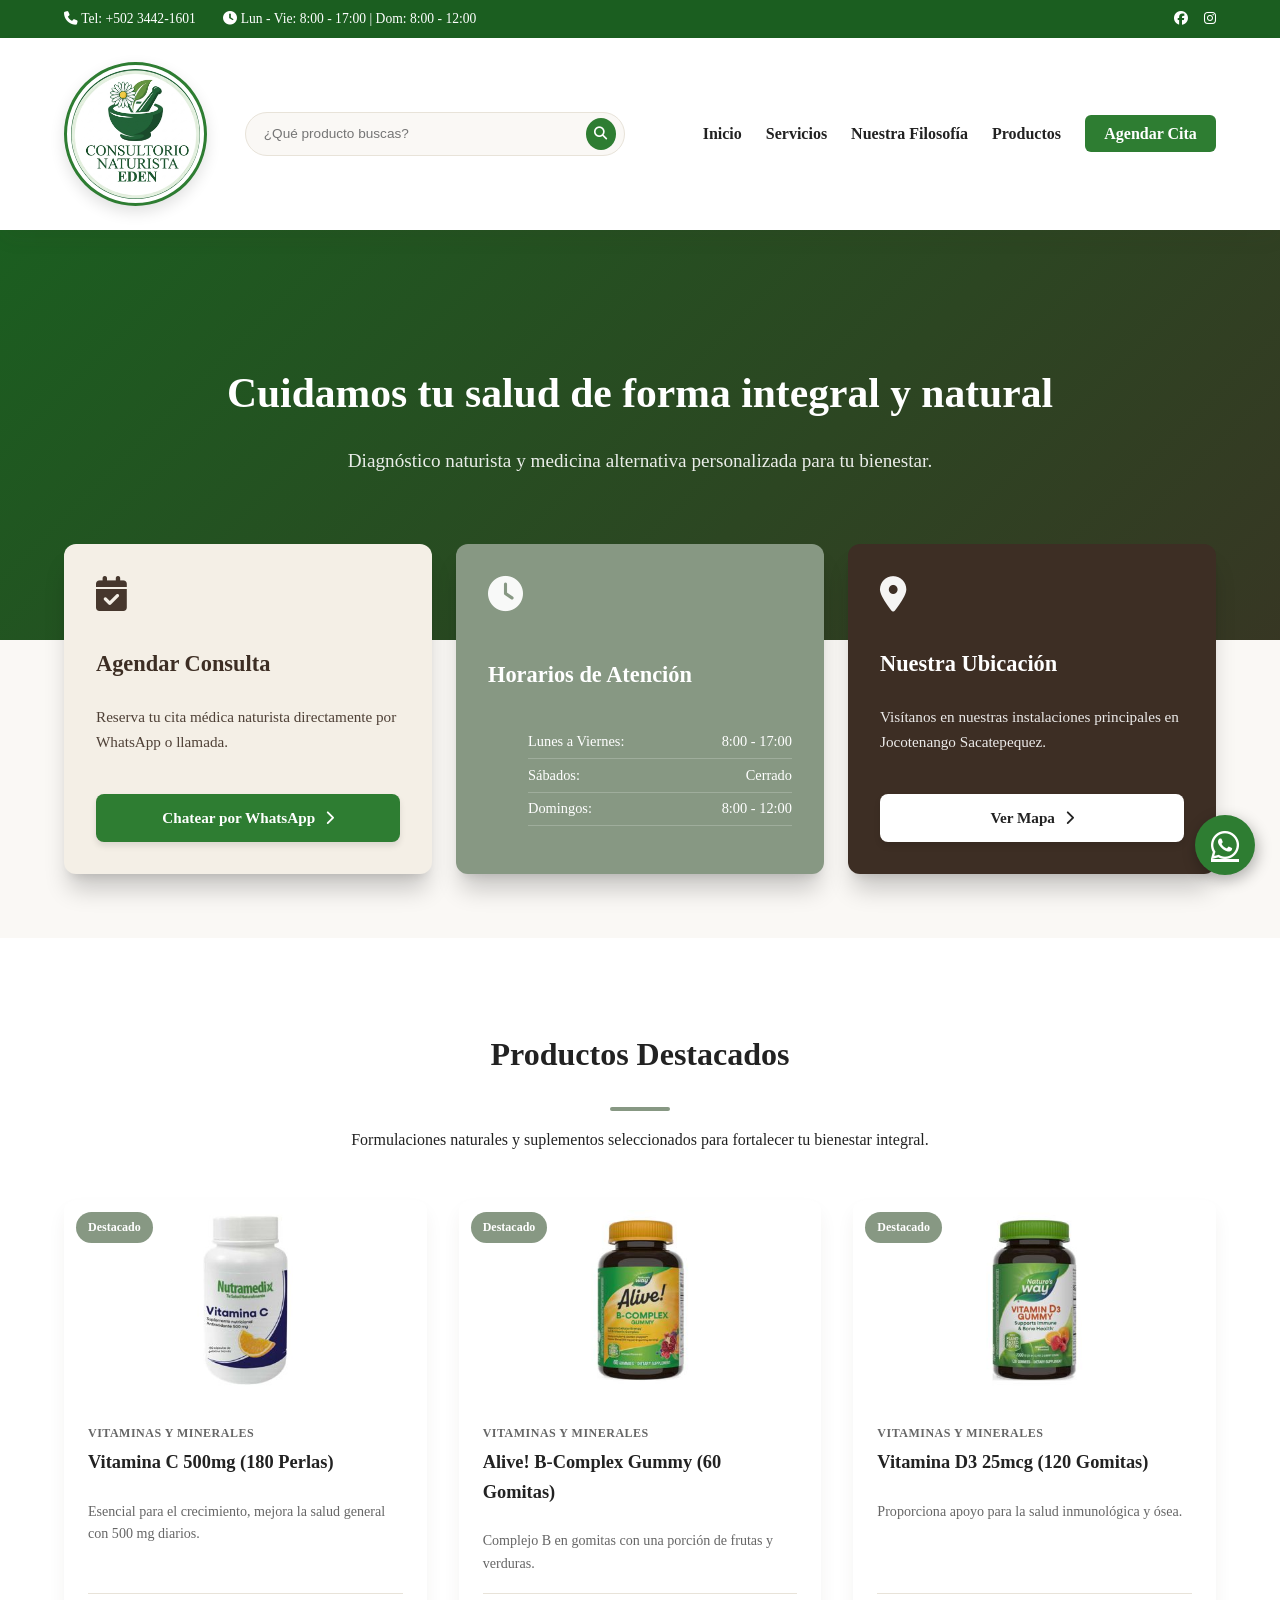
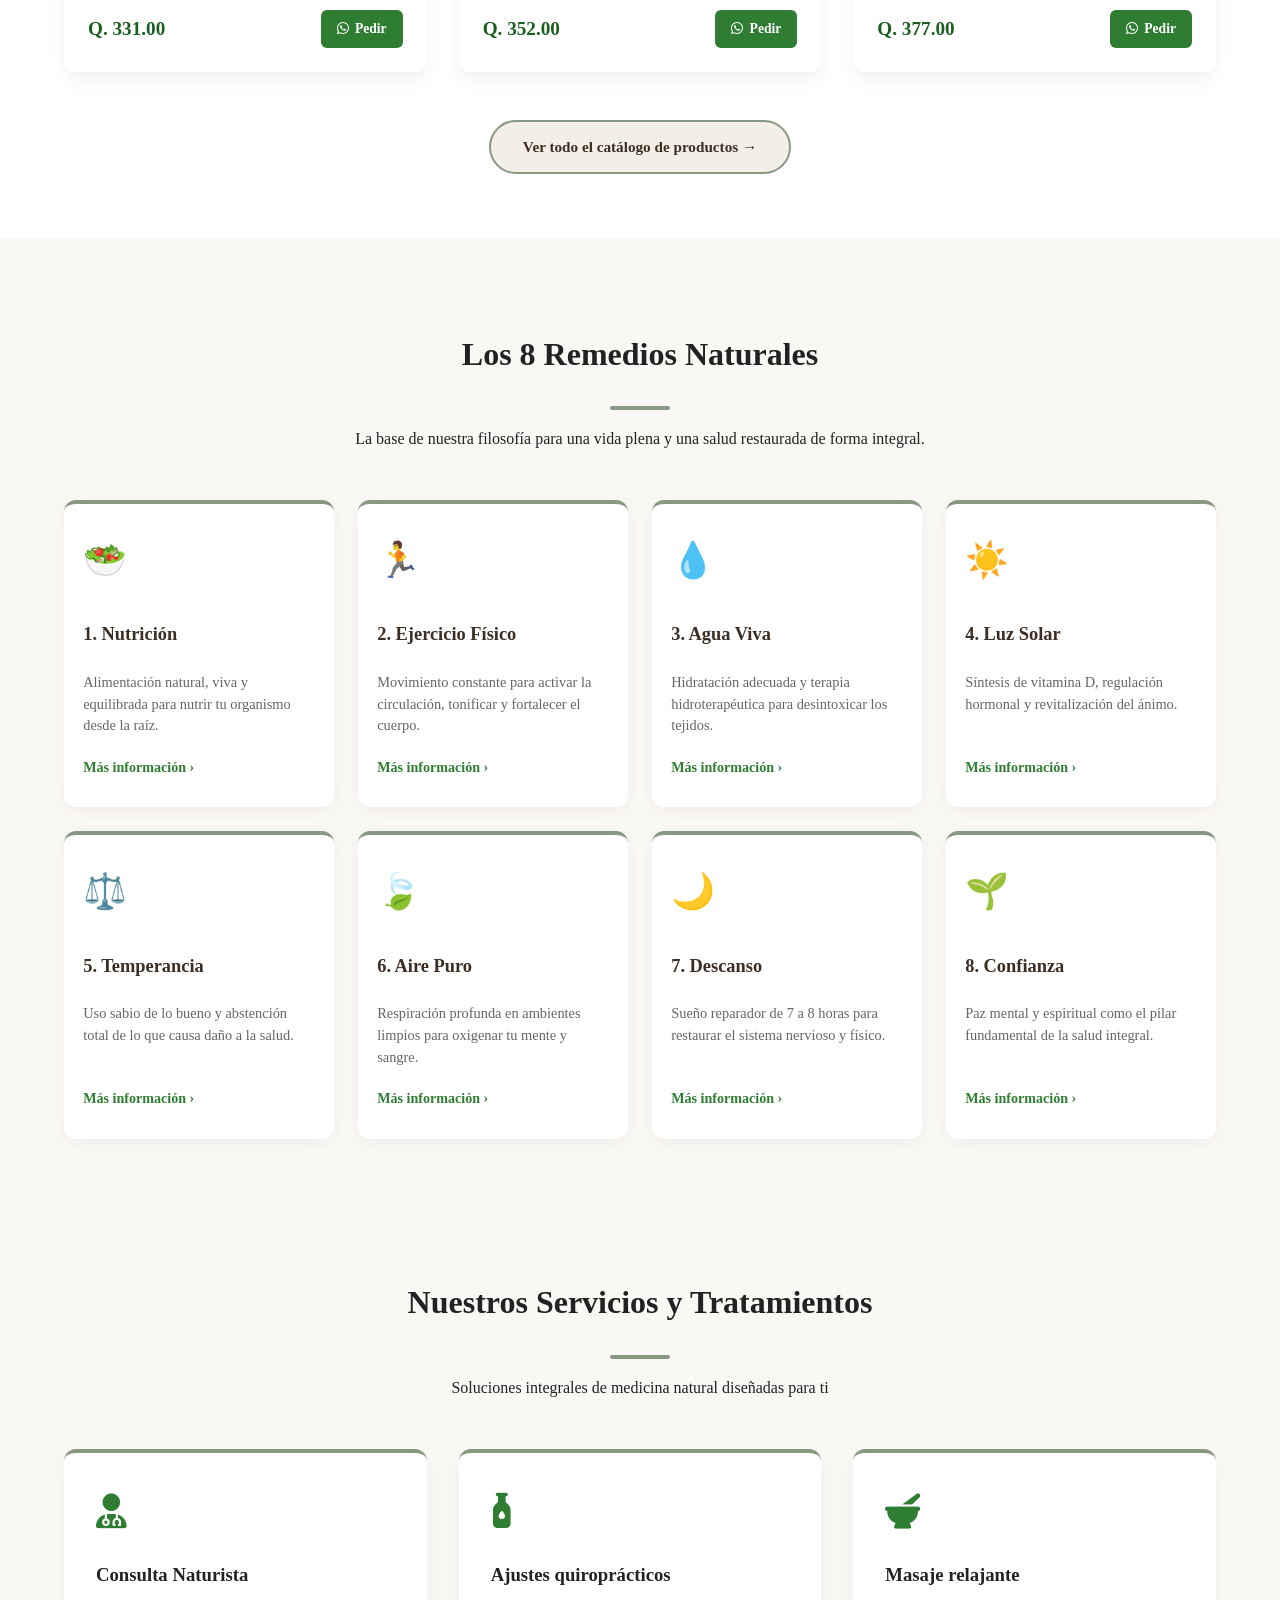
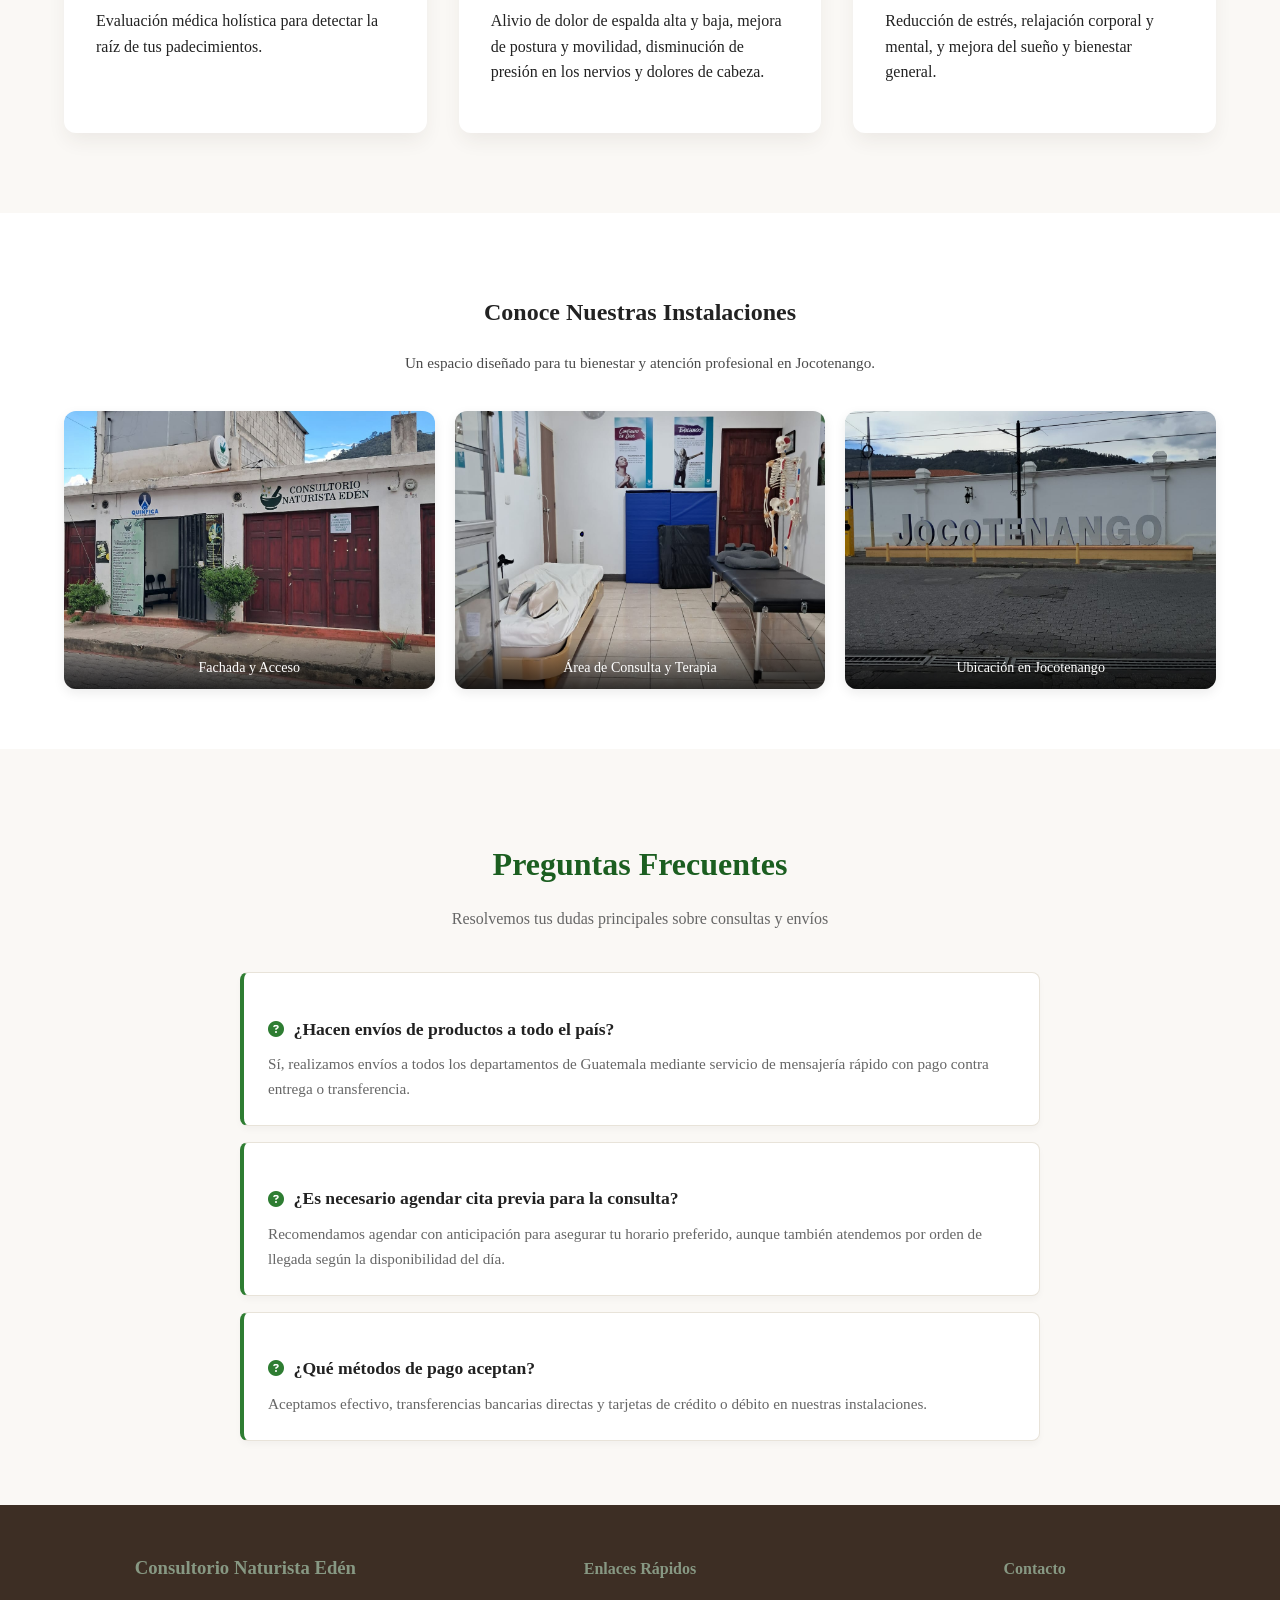
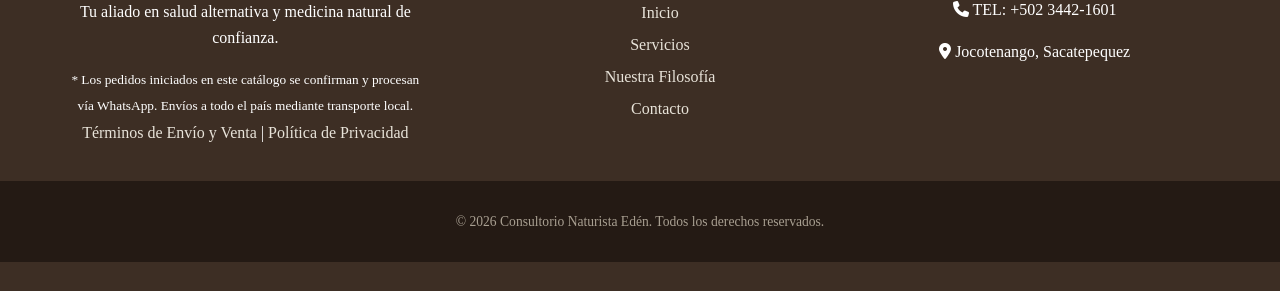
<file: index.html>
<!DOCTYPE html>
<html lang="es">
<head>
    <meta charset="UTF-8">
    <meta name="viewport" content="width=device-width, initial-scale=1.0">
    <title>Consultorio Naturista Edén</title>
   
    <link rel="stylesheet" href="https://cdnjs.cloudflare.com/ajax/libs/font-awesome/6.4.0/css/all.min.css">
    <link rel="stylesheet" href="styles.css">

   
<link rel="icon" type="image/png" href="images/logo.jpg">


<meta property="og:title" content="Consultorio Naturista Edén - Salud 100% Natural">
<meta property="og:description" content="Consultas médicas naturistas, tratamientos orgánicos y suplementos certificados. Agenda tu cita hoy.">
<meta property="og:image" content="images/logo.jpg">
</head>
<body>

  
    <div class="top-bar">
        <div class="container top-bar-content">
            <div class="info-contacto">
                <span><i class="fa-solid fa-phone"></i> Tel: +502 3442-1601</span>
                <span><i class="fa-solid fa-clock"></i> Lun - Vie: 8:00 - 17:00 | Dom: 8:00 - 12:00</span>
            </div>
            <div class="redes-top">
                <a href="https://www.facebook.com/people/Consultorio-Naturista-Eden/100070022763072/#"><i class="fa-brands fa-facebook"></i></a>
                <a href="#"><i class="fa-brands fa-instagram"></i></a>
            </div>
        </div>
    </div>

<header class="main-header">
    <div class="container header-container">
        
        <!-- 1. Logo (Izquierda) -->
        <a href="index.html" class="logo-wrapper">
            <img src="images/logo.jpg" alt="Consultorio Naturista Edén" class="logo-img">
        </a>

        <!-- 2. Buscador (Centro / Flexible) -->
        <div class="header-search">
            <form id="search-form" onsubmit="event.preventDefault(); buscarServicio();">
                <input type="text" id="search-input" placeholder="¿Qué producto buscas?" required>
                <button type="submit" aria-label="Buscar">
                    <i class="fa-solid fa-magnifying-glass"></i>
                </button>
            </form>
        </div>

        <!-- 3. Menú Hamburguesa (Derecha extrema) -->
        <button class="menu-toggle" id="menu-toggle" aria-label="Abrir menú">
            <i class="fa-solid fa-bars"></i>
        </button>

        <!-- 4. Menú Navegación Desplegable -->
        <nav class="navbar" id="navbar">
            <ul>
                <li><a href="index.html">Inicio</a></li>
                <li><a href="#servicios">Servicios</a></li>
                <li><a href="nosotros.html">Nuestra Filosofía</a></li>
                <li><a href="productos.html">Productos</a></li>
                <li><a href="cita.html" class="btn-cita-nav">Agendar Cita</a></li>
            </ul>
        </nav>

    </div>
</header>

    <!-- 3. Banner Principal-->
     
  <!-- 3. Banner Principal-->
<section id="inicio" class="hero-section">
    <!-- Capas de imágenes para la animación -->
    <div class="hero-slide active" style="background-image: url('https://images.unsplash.com/photo-1505751172876-fa1923c5c528?q=80&w=1200');"></div>
    <div class="hero-slide" style="background-image: url('https://images.unsplash.com/photo-1544367567-0f2fcb009e0b?q=80&w=1200');"></div>
    <div class="hero-slide" style="background-image: url('https://images.unsplash.com/photo-1576091160399-112ba8d25d1d?q=80&w=1200');"></div>

    <div class="hero-overlay"></div>

    <div class="container hero-content">
        <h1>Cuidamos tu salud de forma integral y natural</h1>
        <p>Diagnóstico naturista y medicina alternativa personalizada para tu bienestar.</p>
    </div>
</section>

    <!-- 4. Bloques de Acceso Rápido-->
    <section class="quick-action-section">
        <div class="container quick-action-grid">
            
            <div class="action-card action-blue">
                <i class="fa-solid fa-calendar-check action-icon"></i>
                <h3>Agendar Consulta</h3>
                <p>Reserva tu cita médica naturista directamente por WhatsApp o llamada.</p>
                <a href="https://wa.me/50234421601?text=Hola,%20quisiera%20solicitar%20información%20para%20agendar%20una%20cita%20médica." target="_blank" class="action-btn">Chatear por WhatsApp<i class="fa-solid fa-chevron-right"></i></a>
            </div>

            <div class="action-card action-green">
                <i class="fa-solid fa-clock action-icon"></i>
                <h3>Horarios de Atención</h3>
                <ul class="horarios-list">
                    <li><span>Lunes a Viernes:</span> 8:00 - 17:00</li>
                    <li><span>Sábados:</span> Cerrado</li>
                    <li><span>Domingos:</span> 8:00 - 12:00</li>
                </ul>
            </div>

            <div class="action-card action-dark">
                <i class="fa-solid fa-location-dot action-icon"></i>
                <h3>Nuestra Ubicación</h3>
                <p>Visítanos en nuestras instalaciones principales en Jocotenango Sacatepequez.</p>
                <a href="https://maps.app.goo.gl/ktrPptJkrCoF2fEw8?g_st=aw" target="_blank" rel="noopener noreferrer" class="action-btn">Ver Mapa <i class="fa-solid fa-chevron-right"></i></a>
            </div>

        </div>
    </section>

    
<!-- SECCIÓN DE PRODUCTOS DESTACADOS -->
<section class="productos-destacados-section">
    <div class="container">
        <div class="section-header">
            <h2>Productos Destacados</h2>
            <div class="linea-decorativa"></div>
            <p>Formulaciones naturales y suplementos seleccionados para fortalecer tu bienestar integral.</p>
        </div>

        <div class="productos-destacados-grid">
            
            <!-- Producto 1: Vitamina C 500mg -->
            <div class="producto-card">
                <span class="producto-badge">Destacado</span>
                <div class="producto-img-box">
                    <img src="images/productos/img41.jpg" alt="Vitamina C 500mg (180 Perlas)">
                </div>
                <div class="producto-info">
                    <span class="producto-categoria">Vitaminas y Minerales</span>
                    <h3>Vitamina C 500mg (180 Perlas)</h3>
                    <p>Esencial para el crecimiento, mejora la salud general con 500 mg diarios.</p>
                    <div class="producto-footer">
                        <span class="producto-precio">Q. 331.00</span>
                        <a href="https://wa.me/50234421601?text=Hola,%20deseo%20informaci%C3%B3n%20sobre%20el%20producto%20Vitamina%20C%20500mg%20(180%20Perlas)%20-%20C%C3%B3digo%207023A" 
                           class="btn-producto" target="_blank">
                            <i class="fab fa-whatsapp"></i> Pedir
                        </a>
                    </div>
                </div>
            </div>

            <!-- Producto 2: Alive! B-Complex Gummy -->
            <div class="producto-card">
                <span class="producto-badge">Destacado</span>
                <div class="producto-img-box">
                    <img src="images/productos/img68.jpg" alt="Alive! B-Complex Gummy (60 Gomitas)">
                </div>
                <div class="producto-info">
                    <span class="producto-categoria">Vitaminas y Minerales</span>
                    <h3>Alive! B-Complex Gummy (60 Gomitas)</h3>
                    <p>Complejo B en gomitas con una porción de frutas y verduras.</p>
                    <div class="producto-footer">
                        <span class="producto-precio">Q. 352.00</span>
                        <a href="https://wa.me/50234421601?text=Hola,%20deseo%20informaci%C3%B3n%20sobre%20el%20producto%20Alive!%20B-Complex%20Gummy%20(60%20Gomitas)%20-%20C%C3%B3digo%209173D" 
                           class="btn-producto" target="_blank">
                            <i class="fab fa-whatsapp"></i> Pedir
                        </a>
                    </div>
                </div>
            </div>

            <!-- Producto 3: Vitamina D3 25mcg -->
            <div class="producto-card">
                <span class="producto-badge">Destacado</span>
                <div class="producto-img-box">
                    <img src="images/productos/img64.jpg" alt="Vitamina D3 25mcg (120 Gomitas)">
                </div>
                <div class="producto-info">
                    <span class="producto-categoria">Vitaminas y Minerales</span>
                    <h3>Vitamina D3 25mcg (120 Gomitas)</h3>
                    <p>Proporciona apoyo para la salud inmunológica y ósea.</p>
                    <div class="producto-footer">
                        <span class="producto-precio">Q. 377.00</span>
                        <a href="https://wa.me/50234421601?text=Hola,%20deseo%20informaci%C3%B3n%20sobre%20el%20producto%20Vitamina%20D3%2025mcg%20(120%20Gomitas)%20-%20C%C3%B3digo%209175" 
                           class="btn-producto" target="_blank">
                            <i class="fab fa-whatsapp"></i> Pedir
                        </a>
                    </div>
                </div>
            </div>

        </div>

        <!-- Botón para ir al catálogo completo -->
        <div class="ver-mas-productos-container">
            <a href="productos.html" class="btn-ver-catalogo">
                Ver todo el catálogo de productos &rarr;
            </a>
        </div>
    </div>
</section>

<!-- SECCIÓN 8 REMEDIOS NATURALES -->
<section class="remedios-section">
    <div class="container">
        <div class="section-header">
            <h2>Los 8 Remedios Naturales</h2>
            <div class="linea-decorativa"></div>
            <p>La base de nuestra filosofía para una vida plena y una salud restaurada de forma integral.</p>
        </div>

        <div class="remedios-grid">
            <!-- Remedio 1 -->
            <div class="remedio-card">
                <div class="remedio-icon">🥗</div>
                <h3>1. Nutrición</h3>
                <p>Alimentación natural, viva y equilibrada para nutrir tu organismo desde la raíz.</p>
                <a href="nosotros.html#nutricion" class="remedio-link">Más información &rsaquo;</a>
            </div>

            <!-- Remedio 2 -->
            <div class="remedio-card">
                <div class="remedio-icon">🏃</div>
                <h3>2. Ejercicio Físico</h3>
                <p>Movimiento constante para activar la circulación, tonificar y fortalecer el cuerpo.</p>
                <a href="nosotros.html#ejercicio" class="remedio-link">Más información &rsaquo;</a>
            </div>

            <!-- Remedio 3 -->
            <div class="remedio-card">
                <div class="remedio-icon">💧</div>
                <h3>3. Agua Viva</h3>
                <p>Hidratación adecuada y terapia hidroterapéutica para desintoxicar los tejidos.</p>
                <a href="nosotros.html#agua" class="remedio-link">Más información &rsaquo;</a>
            </div>

            <!-- Remedio 4 -->
            <div class="remedio-card">
                <div class="remedio-icon">☀️</div>
                <h3>4. Luz Solar</h3>
                <p>Síntesis de vitamina D, regulación hormonal y revitalización del ánimo.</p>
                <a href="nosotros.html#luz-solar" class="remedio-link">Más información &rsaquo;</a>
            </div>

            <!-- Remedio 5 -->
            <div class="remedio-card">
                <div class="remedio-icon">⚖️</div>
                <h3>5. Temperancia</h3>
                <p>Uso sabio de lo bueno y abstención total de lo que causa daño a la salud.</p>
                <a href="nosotros.html#temperancia" class="remedio-link">Más información &rsaquo;</a>
            </div>

            <!-- Remedio 6 -->
            <div class="remedio-card">
                <div class="remedio-icon">🍃</div>
                <h3>6. Aire Puro</h3>
                <p>Respiración profunda en ambientes limpios para oxigenar tu mente y sangre.</p>
                <a href="nosotros.html#aire-puro" class="remedio-link">Más información &rsaquo;</a>
            </div>

            <!-- Remedio 7 -->
            <div class="remedio-card">
                <div class="remedio-icon">🌙</div>
                <h3>7. Descanso</h3>
                <p>Sueño reparador de 7 a 8 horas para restaurar el sistema nervioso y físico.</p>
                <a href="nosotros.html#descanso" class="remedio-link">Más información &rsaquo;</a>
            </div>

            <!-- Remedio 8 -->
            <div class="remedio-card">
                <div class="remedio-icon">🌱</div>
                <h3>8. Confianza</h3>
                <p>Paz mental y espiritual como el pilar fundamental de la salud integral.</p>
                <a href="nosotros.html#confianza" class="remedio-link">Más información &rsaquo;</a>
            </div>
        </div>
    </div>
</section>

    <!-- 5. Catálogo de Servicios y Tratamientos -->
    <section id="servicios" class="servicios-section container">
        <div class="section-header">
            <h2>Nuestros Servicios y Tratamientos</h2>
            <div class="linea-decorativa"></div>
            <p>Soluciones integrales de medicina natural diseñadas para ti</p>
        </div>

        <div class="servicios-grid">
            <div class="servicio-card">
                <div class="card-icon"><i class="fa-solid fa-user-doctor"></i></div>
                <h3>Consulta Naturista</h3>
                <p>Evaluación médica holística para detectar la raíz de tus padecimientos.</p>
            </div>


            <div class="servicio-card">
                <div class="card-icon"><i class="fa-solid fa-bottle-droplet"></i></div>
                <h3>Ajustes quiroprácticos</h3>
                <p>Alivio de dolor de espalda alta y baja, mejora de postura y movilidad, disminución de presión en los nervios y dolores de cabeza.
</p>
            </div>

            <div class="servicio-card">
                <div class="card-icon"><i class="fa-solid fa-mortar-pestle"></i></div>
                <h3>Masaje relajante </h3>
                <p> Reducción de estrés, relajación corporal y mental, y mejora del sueño y bienestar general.</p>
            </div>
        </div>
    </section>
    
    <!-- Sección Galería de Instalaciones -->
<section class="gallery-section" id="instalaciones">
    <div class="container">
        <h2 class="section-title">Conoce Nuestras Instalaciones</h2>
        <span class="section-title-divider"></span>
        <p class="section-subtitle">Un espacio diseñado para tu bienestar y atención profesional en Jocotenango.</p>
        
        <div class="main-gallery-grid">
            <div class="gallery-card">
                <img src="images/local1.jpeg" alt="Fachada Consultorio Naturista Edén">
                <div class="gallery-caption">Fachada y Acceso</div>
            </div>
            <div class="gallery-card">
                <img src="images/local3.jpeg" alt="Clínica y área de terapia">
                <div class="gallery-caption">Área de Consulta y Terapia</div>
            </div>
            <div class="gallery-card">
                <img src="images/local4.jpeg" alt="Ubicación Jocotenango">
                <div class="gallery-caption">Ubicación en Jocotenango</div>
            </div>
        </div>
    </div>
</section>
   <!-- Sección FAQ -->
<section class="faq-section container">
    <div class="faq-title">
        <h2>Preguntas Frecuentes</h2>
        <p>Resolvemos tus dudas principales sobre consultas y envíos</p>
    </div>

    <div class="faq-container">
        <div class="faq-item">
            <h3><i class="fa-solid fa-circle-question"></i> ¿Hacen envíos de productos a todo el país?</h3>
            <p>Sí, realizamos envíos a todos los departamentos de Guatemala mediante servicio de mensajería rápido con pago contra entrega o transferencia.</p>
        </div>

        <div class="faq-item">
            <h3><i class="fa-solid fa-circle-question"></i> ¿Es necesario agendar cita previa para la consulta?</h3>
            <p>Recomendamos agendar con anticipación para asegurar tu horario preferido, aunque también atendemos por orden de llegada según la disponibilidad del día.</p>
        </div>

        <div class="faq-item">
            <h3><i class="fa-solid fa-circle-question"></i> ¿Qué métodos de pago aceptan?</h3>
            <p>Aceptamos efectivo, transferencias bancarias directas y tarjetas de crédito o débito en nuestras instalaciones.</p>
        </div>
    </div>
</section>

    <!-- 6. Pie de Página -->
    <footer class="main-footer">
        <div class="container footer-content">
            <div class="footer-col">
                <h3>Consultorio Naturista Edén</h3>
                <p>Tu aliado en salud alternativa y medicina natural de confianza.</p>
                 <small class="disclaimer">
            * Los pedidos iniciados en este catálogo se confirman y procesan vía WhatsApp. Envíos a todo el país mediante transporte local.
                    </small>
        <div class="footer-links">
            <a href="terminos.html">Términos de Envío y Venta</a> | 
            <a href="privacidad.html">Política de Privacidad</a>
        </div>
            </div>
            <div class="footer-col">
                <h4>Enlaces Rápidos</h4>
                <ul>
                    <li><a href="index.html">Inicio</a></li>
                    <li><a href="#servicios">Servicios</a></li>
                    <li><a href="nosotros.html" class="nav-link">Nuestra Filosofía</a></li>
                    <li><a href="cita.html">Contacto</a></li>
                </ul>
            </div>

            
            <div class="footer-col">
                <h4>Contacto</h4>
                <p><i class="fa-solid fa-phone"></i> TEL: +502 3442-1601</p>
                <p><i class="fa-solid fa-location-dot"></i> Jocotenango, Sacatepequez</p>
            </div>
        </div>
        <div class="footer-bottom">
            <p>&copy; 2026 Consultorio Naturista Edén. Todos los derechos reservados.</p>
        </div>
    </footer>

    <a href="https://wa.me/50234421601?text=Hola,%20tengo%20una%20consulta" class="whatsapp-float" target="_blank" aria-label="Contacto WhatsApp">
    <i class="fa-brands fa-whatsapp"></i>
</a>

    <script src="script.js"></script>

</body>
</html>
</body>
</html>
</file>
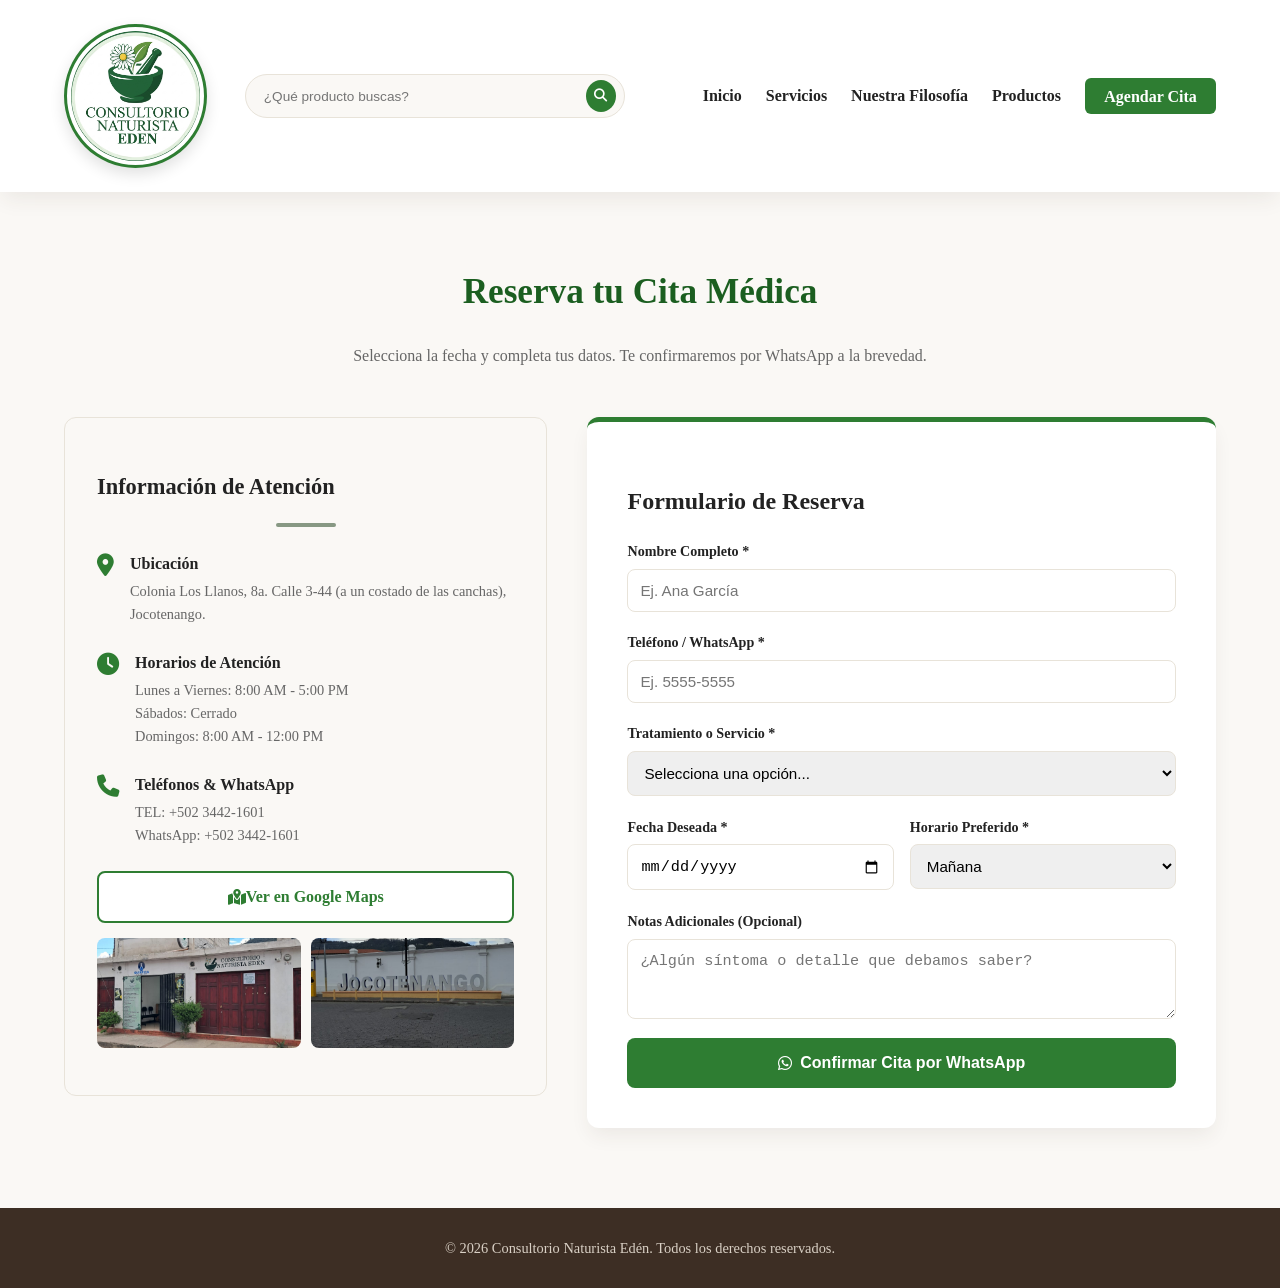
<file: cita.html>
<!DOCTYPE html>
<html lang="es">
<head>
    <meta charset="UTF-8">
    <meta name="viewport" content="width=device-width, initial-scale=1.0">
    <title>Agendar Cita - Consultorio Naturista Edén</title>
    <link rel="stylesheet" href="https://cdnjs.cloudflare.com/ajax/libs/font-awesome/6.4.0/css/all.min.css">
    <link rel="stylesheet" href="styles.css?v=2.0">
   
<link rel="icon" type="image/png" href="images/logo.jpg">


<meta property="og:title" content="Consultorio Naturista Edén - Salud 100% Natural">
<meta property="og:description" content="Consultas médicas naturistas, tratamientos orgánicos y suplementos certificados. Agenda tu cita hoy.">
<meta property="og:image" content="images/logo.jpg">
</head>
<body>

  

<header class="main-header">
    <div class="container header-container">
        
        <!-- 1. Logo (Izquierda) -->
        <a href="index.html" class="logo-wrapper">
            <img src="images/logo.jpg" alt="Consultorio Naturista Edén" class="logo-img">
        </a>

        <!-- 2. Buscador (Centro / Flexible) -->
        <div class="header-search">
            <form id="search-form" onsubmit="event.preventDefault(); buscarServicio();">
                <input type="text" id="search-input" placeholder="¿Qué producto buscas?" required>
                <button type="submit" aria-label="Buscar">
                    <i class="fa-solid fa-magnifying-glass"></i>
                </button>
            </form>
        </div>

        <!-- 3. Menú Hamburguesa (Derecha extrema) -->
        <button class="menu-toggle" id="menu-toggle" aria-label="Abrir menú">
            <i class="fa-solid fa-bars"></i>
        </button>

        <!-- 4. Menú Navegación Desplegable -->
        <nav class="navbar" id="navbar">
            <ul>
                <li><a href="index.html">Inicio</a></li>
                <li><a href="#servicios">Servicios</a></li>
                <li><a href="nosotros.html">Nuestra Filosofía</a></li>
                <li><a href="productos.html">Productos</a></li>
                <li><a href="cita.html" class="btn-cita-nav">Agendar Cita</a></li>
            </ul>
        </nav>

    </div>
</header>

    <!-- Sección Principal de Citas -->
    <main class="container cita-page-section">
        
        <div class="cita-title-header">
            <h1>Reserva tu Cita Médica</h1>
            <p>Selecciona la fecha y completa tus datos. Te confirmaremos por WhatsApp a la brevedad.</p>
        </div>

        <div class="cita-grid-layout">
            
            <!-- Columna Izquierda: Información de Contacto -->
            <div class="contacto-info-card">
                <h2>Información de Atención</h2>
                <div class="linea-decorativa"></div>
                
                <div class="info-block">
                    <i class="fa-solid fa-location-dot"></i>
                    <div>
                        <h3>Ubicación</h3>
                        <p>Colonia Los Llanos, 8a. Calle 3-44 (a un costado de las canchas), Jocotenango.</p>
                    </div>
                </div>

                <div class="info-block">
                    <i class="fa-solid fa-clock"></i>
                    <div>
                        <h3>Horarios de Atención</h3>
                        <p>Lunes a Viernes: 8:00 AM - 5:00 PM</p>
                        <p>Sábados: Cerrado</p>
                        <p>Domingos: 8:00 AM - 12:00 PM</p>
                    </div>
                </div>

                <div class="info-block">
                    <i class="fa-solid fa-phone"></i>
                    <div>
                        <h3>Teléfonos & WhatsApp</h3>
                        <p>TEL: +502  3442-1601</p>
                        <p>WhatsApp:  +502  3442-1601</p>
                    </div>
                </div>

   

                <!-- Botón Directo de Mapa -->
                <a href="https://maps.app.goo.gl/ktrPptJkrCoF2fEw8?g_st=aw" target="_blank" rel="noopener noreferrer" class="btn-mapa-cita">
                    <i class="fa-solid fa-map-location-dot"></i> Ver en Google Maps
                </a>
                             <div class="card-mini-gallery">
    <div class="mini-photo">
        <img src="images/local1.jpeg" alt="Fachada Edén">
    </div>
    <div class="mini-photo">
        <img src="images/local4.jpeg" alt="Clínica Edén">
    </div>
</div>
            </div>


            <!-- Columna Derecha: Formulario de Cita -->
            <div class="form-cita-card">
                <h2>Formulario de Reserva</h2>
                
                <form id="form-agendar-cita" onsubmit="enviarCitaWhatsApp(event)">
                    <div class="form-group">
                        <label for="nombre">Nombre Completo *</label>
                        <input type="text" id="nombre" required placeholder="Ej. Ana García">
                    </div>

                    <div class="form-group">
                        <label for="telefono">Teléfono / WhatsApp *</label>
                        <input type="tel" id="telefono" required placeholder="Ej. 5555-5555">
                    </div>

                    <div class="form-group">
                        <label for="servicio">Tratamiento o Servicio *</label>
                        <select id="servicio" required>
                            <option value="" disabled selected>Selecciona una opción...</option>
                            <option value="Consulta General Naturista">Consulta General Naturista</option>
                            <option value="Terapia de Desintoxicación">Terapia de Desintoxicación</option>
                            <option value="Evaluación Nutricional">Evaluación Nutricional</option>
                            <option value="Asesoría en Farmacia Natural">Asesoría de Productos</option>
                        </select>
                    </div>

                    <div class="form-row">
                        <div class="form-group">
                            <label for="fecha">Fecha Deseada *</label>
                            <input type="date" id="fecha" required>
                        </div>

                        <div class="form-group">
                            <label for="hora">Horario Preferido *</label>
                            <select id="hora" required>
                                <option value="Mañana (8:00 AM - 12:00 PM)">Mañana</option>
                                <option value="Tarde (1:00 PM - 5:00 PM)">Tarde</option>
                            </select>
                        </div>
                    </div>

                    <div class="form-group">
                        <label for="notas">Notas Adicionales (Opcional)</label>
                        <textarea id="notas" rows="3" placeholder="¿Algún síntoma o detalle que debamos saber?"></textarea>
                    </div>

                    <button type="submit" class="btn-submit-cita">
                        <i class="fa-brands fa-whatsapp"></i> Confirmar Cita por WhatsApp
                    </button>
                </form>
            </div>

        </div>
    </main>

    <!-- Footer -->
    <footer class="main-footer">
        <div class="container footer-container">
            <p>&copy; 2026 Consultorio Naturista Edén. Todos los derechos reservados.</p>
        </div>
    </footer>

    <script src="script.js"></script>
</body>
</html>
</file>
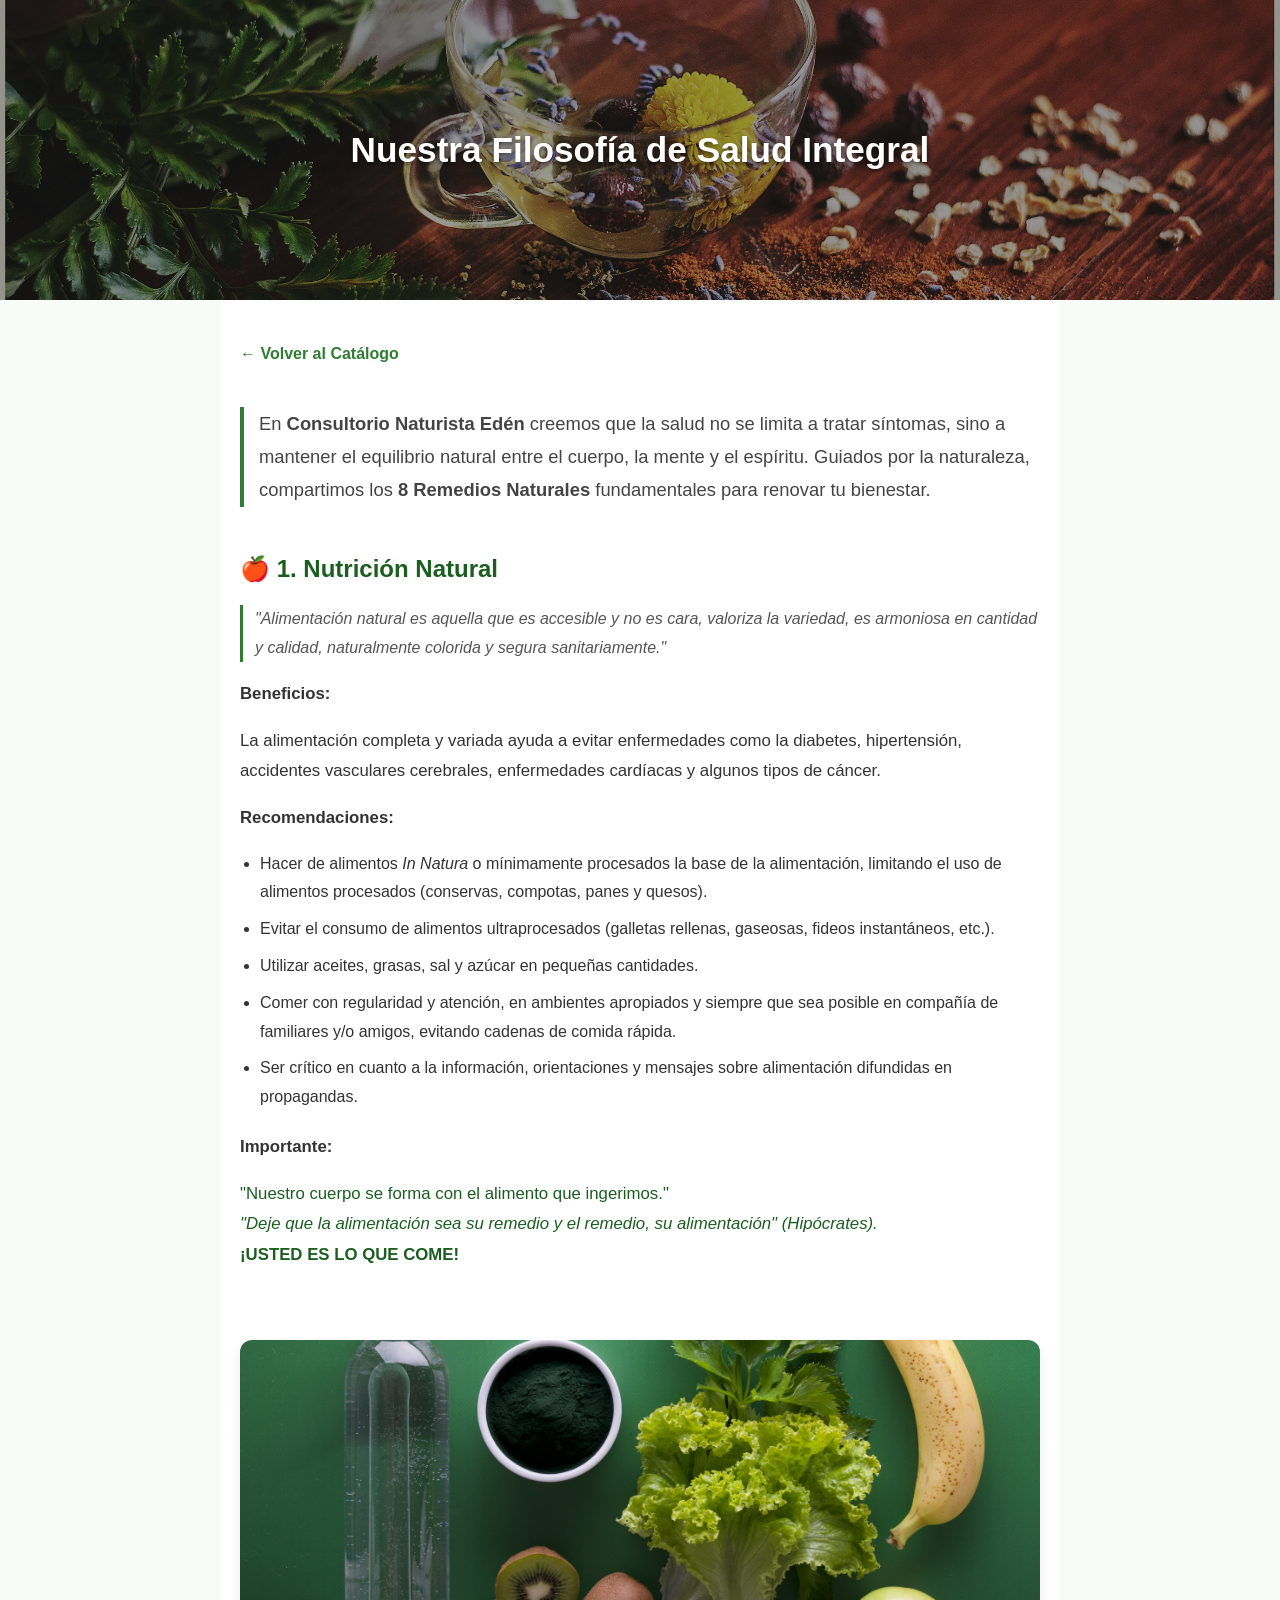
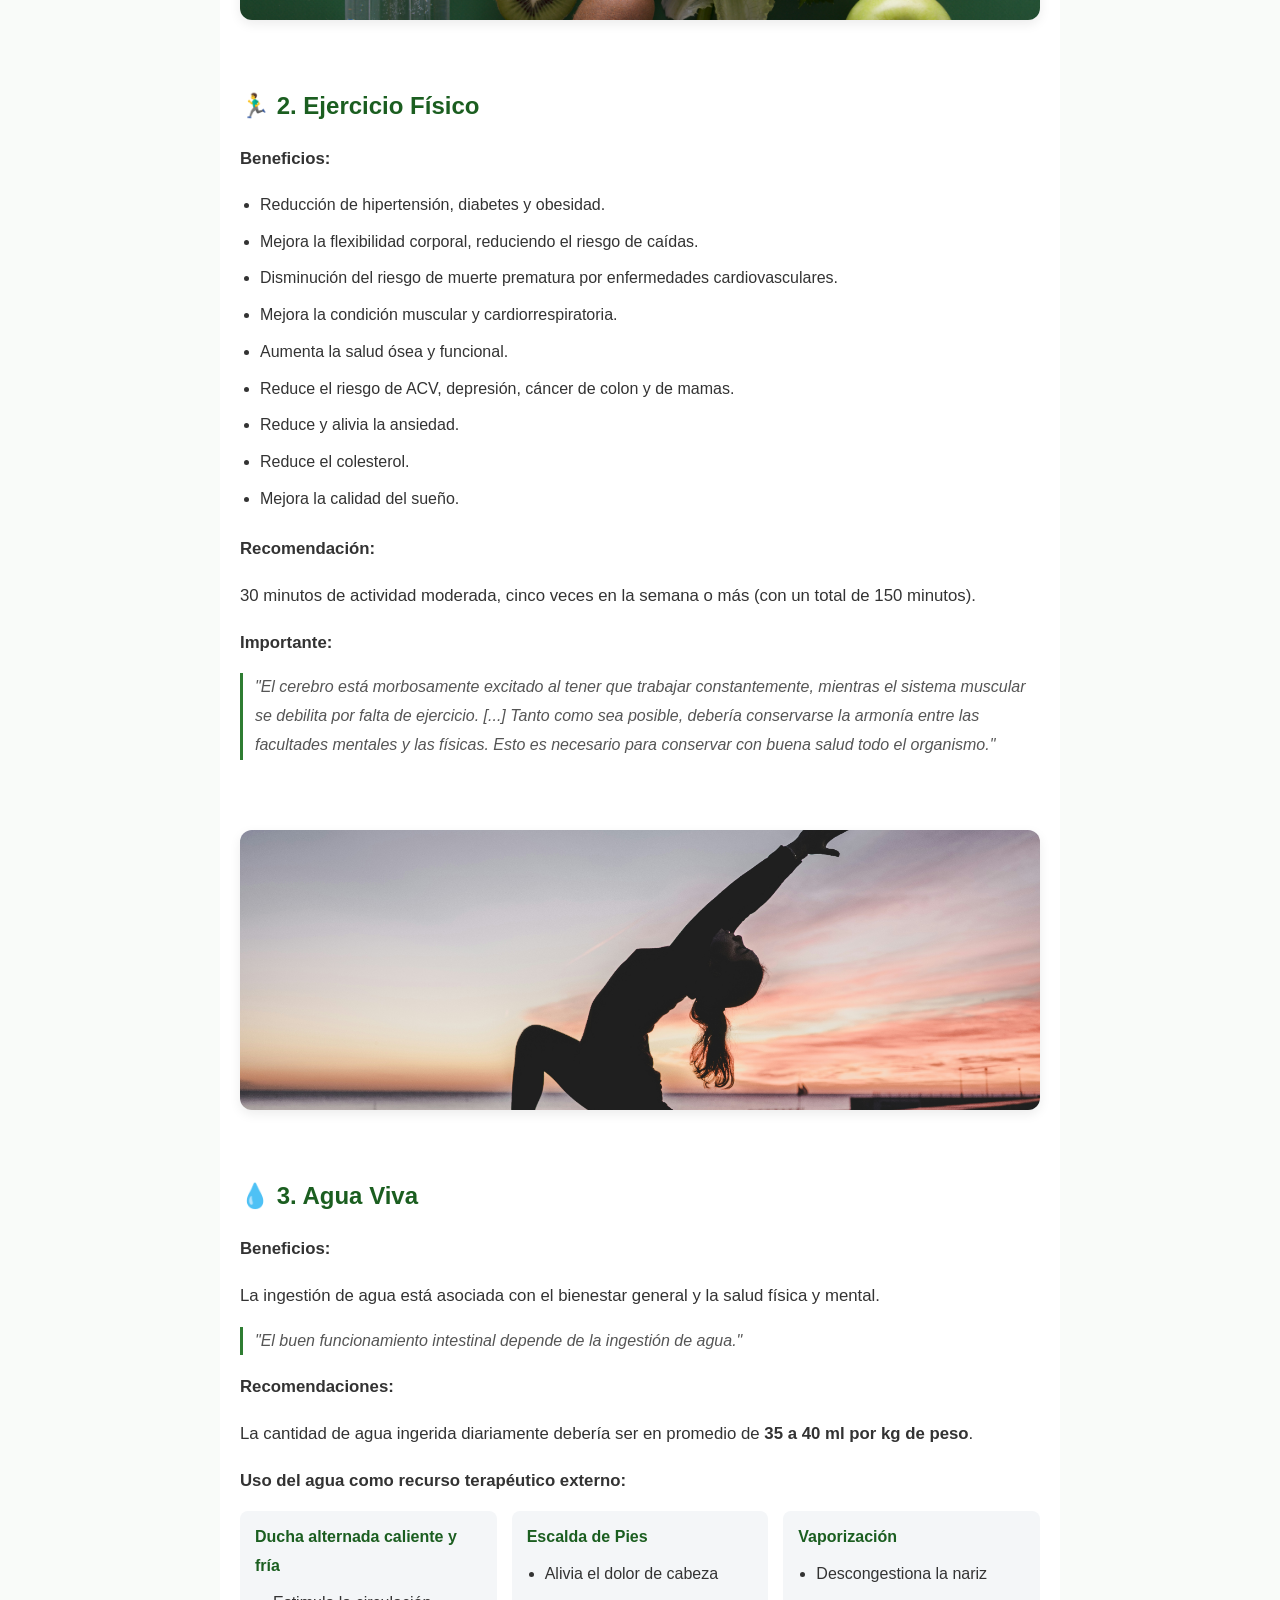
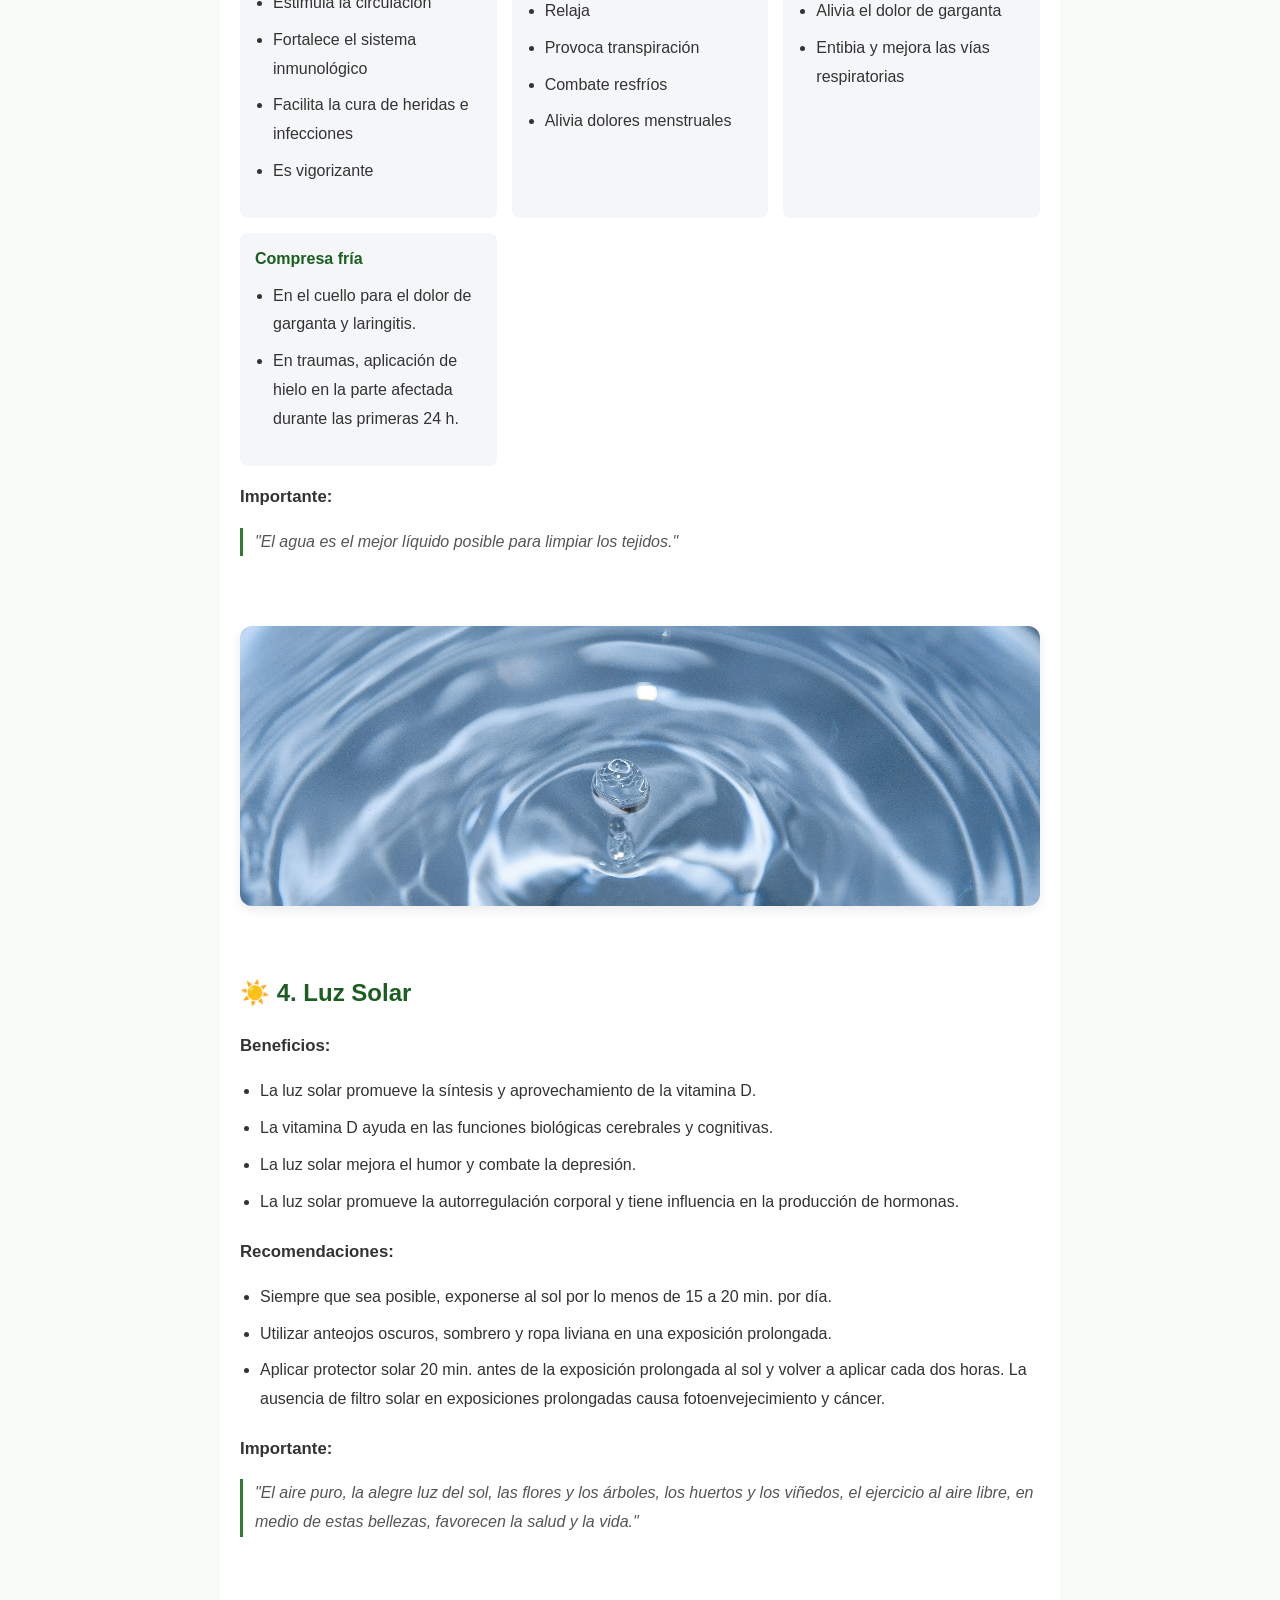
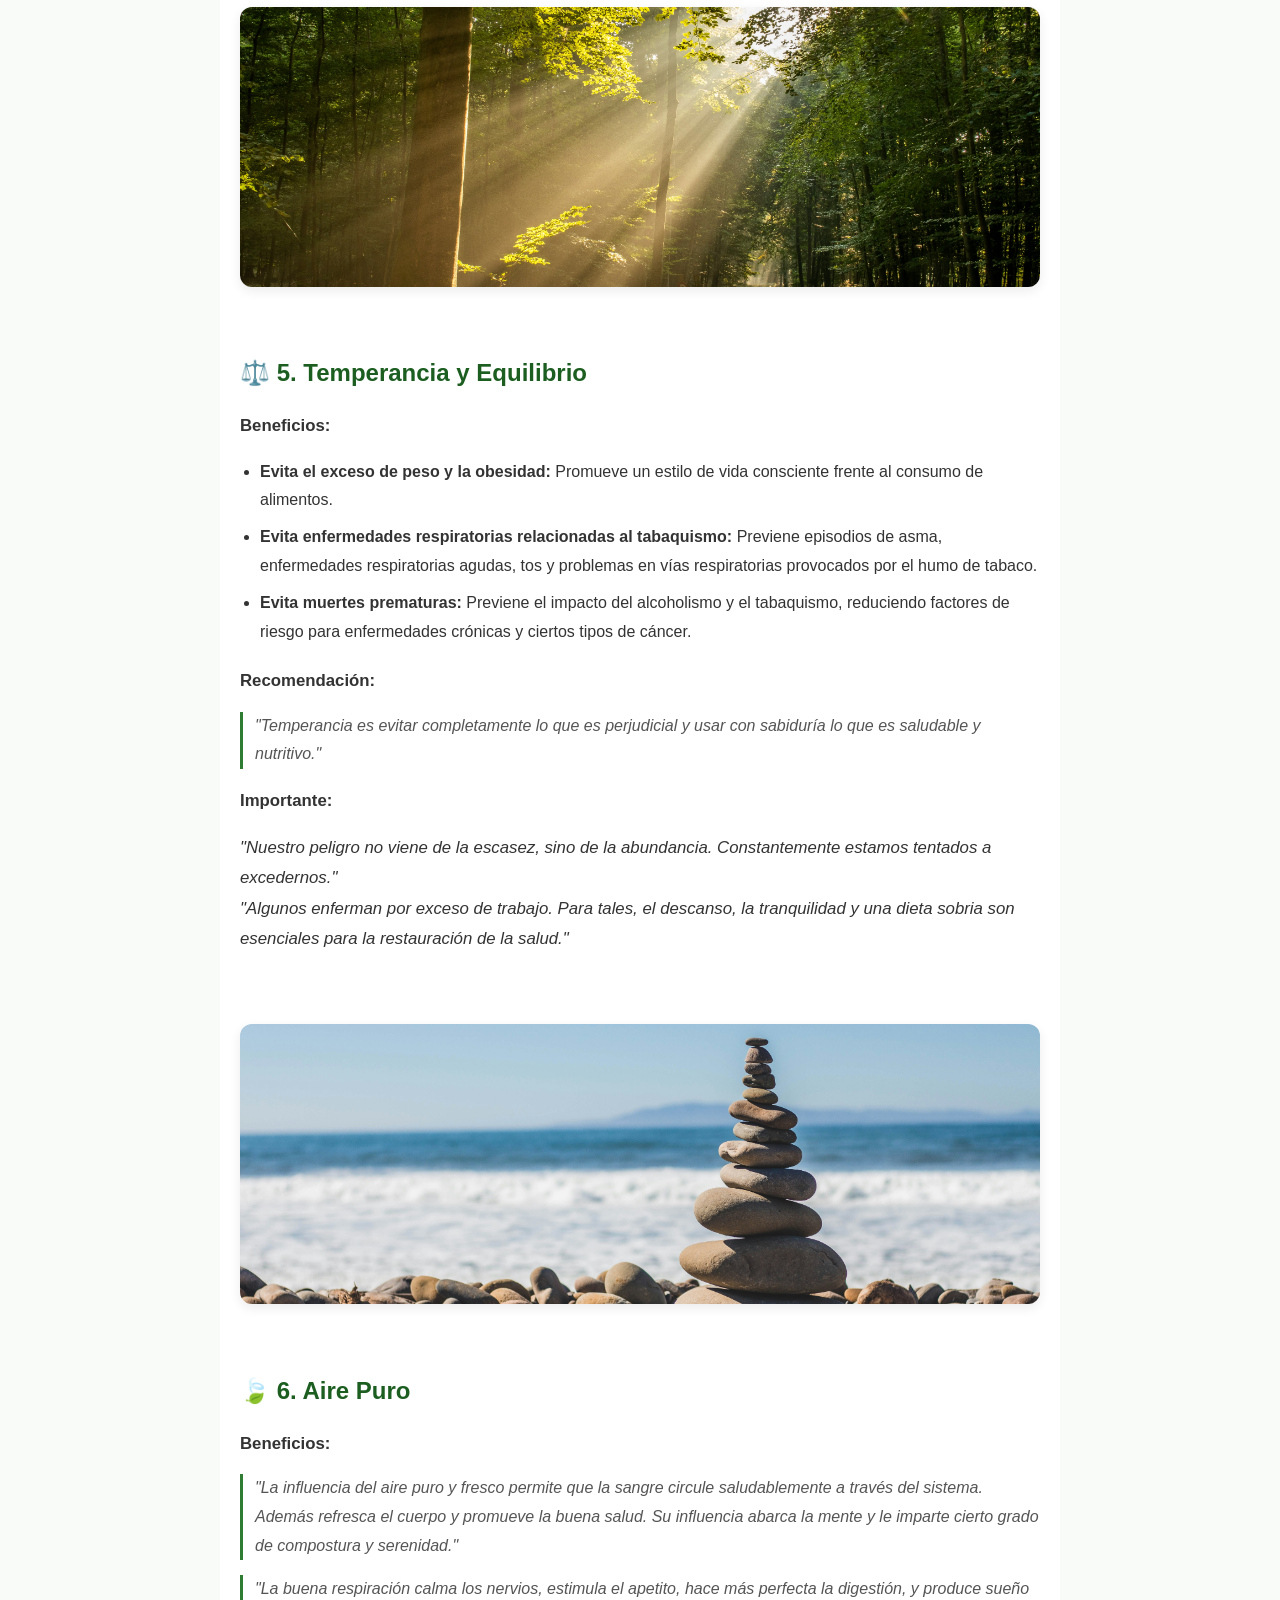
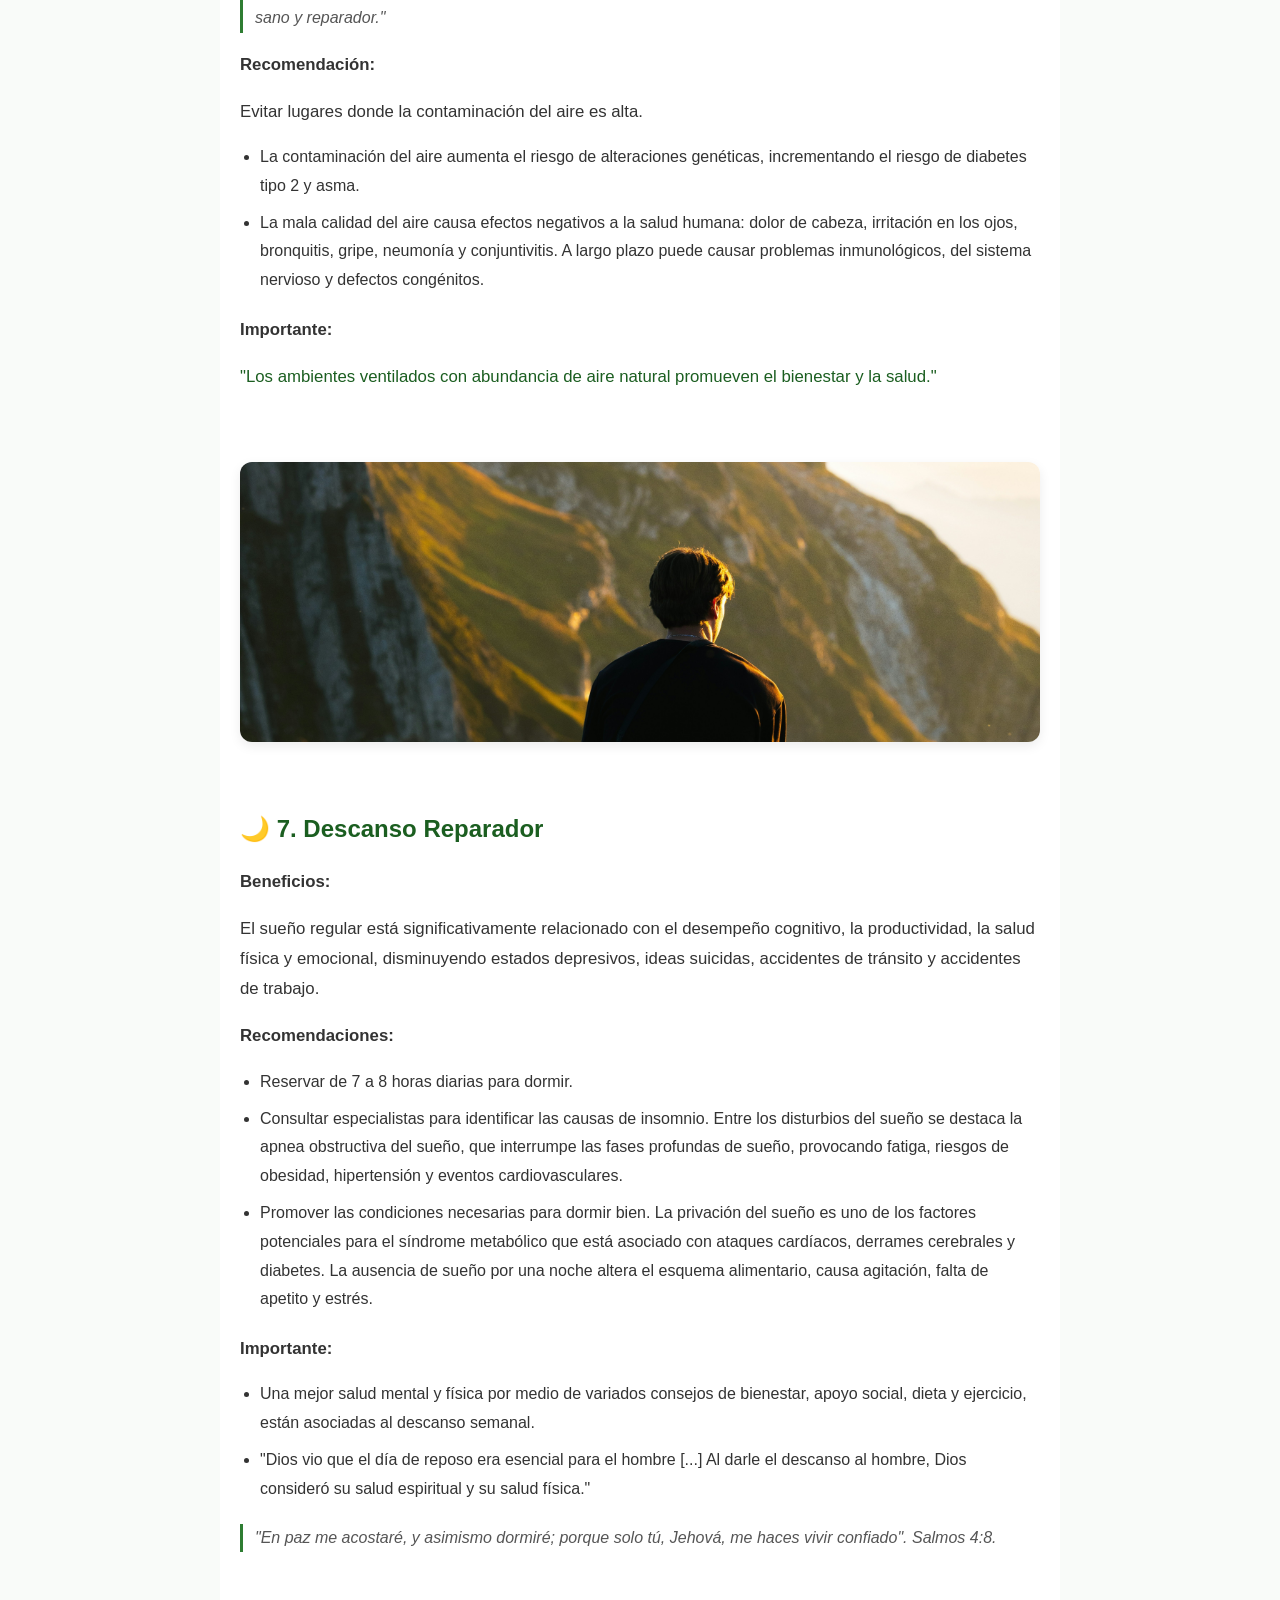
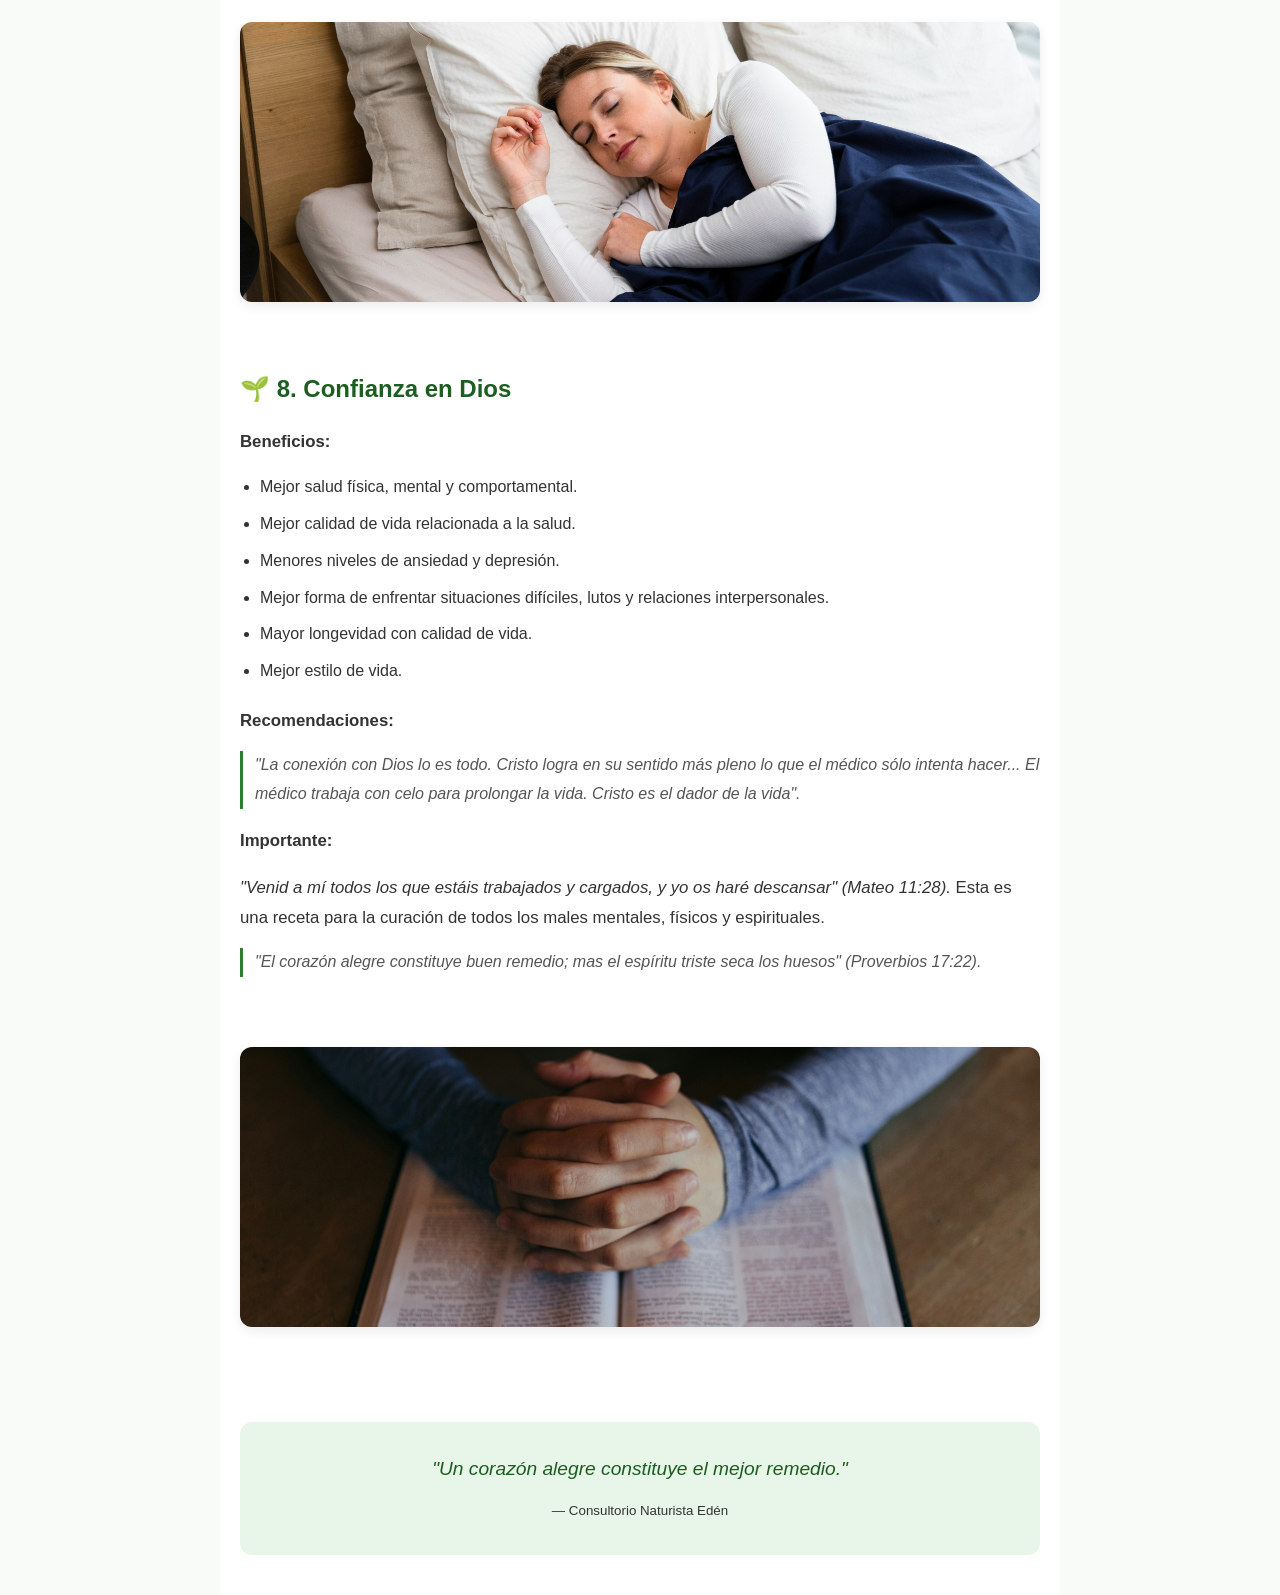
<file: nosotros.html>
<!DOCTYPE html>
<html lang="es">
<head>
    <meta charset="UTF-8">
    <meta name="viewport" content="width=device-width, initial-scale=1.0">
    <title>Nuestra Filosofía - Consultorio Naturista Edén</title>
    <style>
        :root {
            --primary-color: #2e7d32;
            --primary-dark: #1b5e20;
            --text-color: #333333;
            --bg-light: #f9fbf9;
        }

        body {
            font-family: 'Segoe UI', Tahoma, Geneva, Verdana, sans-serif;
            line-height: 1.8;
            color: var(--text-color);
            background-color: var(--bg-light);
            margin: 0;
            padding: 0;
        }

   
        .hero-banner {
            width: 100%;
            height: 300px;
            background: linear-gradient(rgba(0,0,0,0.4), rgba(0,0,0,0.4)), 
                        url('images/Banner.jpg') center/cover no-repeat;
            display: flex;
            align-items: center;
            justify-content: center;
            color: #ffffff;
            text-align: center;
            padding: 0 20px;
            box-sizing: border-box;
        }

        .hero-banner h1 {
            font-size: 2.2rem;
            margin: 0;
            text-shadow: 0 2px 4px rgba(0,0,0,0.5);
        }

        .content-container {
            max-width: 800px;
            margin: 0 auto;
            padding: 40px 20px;
            background-color: #ffffff;
        }

        .btn-volver {
            display: inline-block;
            margin-bottom: 20px;
            color: var(--primary-color);
            text-decoration: none;
            font-weight: bold;
        }

        .btn-volver:hover {
            text-decoration: underline;
        }

        .intro-text {
            font-size: 1.15rem;
            color: #444;
            border-left: 4px solid var(--primary-color);
            padding-left: 15px;
            margin-bottom: 40px;
        }

        .seccion-pilar {
            margin-bottom: 45px;
        }

        .seccion-pilar h2 {
            color: var(--primary-dark);
            font-size: 1.5rem;
            margin-bottom: 12px;
            display: flex;
            align-items: center;
            gap: 10px;
        }

        .seccion-pilar p {
            margin-bottom: 15px;
            font-size: 1.05rem;
        }

        .seccion-pilar ul {
            padding-left: 20px;
            margin-bottom: 20px;
        }

        .seccion-pilar li {
            margin-bottom: 8px;
        }

  
        .img-decorativa {
            width: 100%;
            height: 280px;
            object-fit: cover;
            border-radius: 12px;
            margin: 25px 0 35px 0;
            box-shadow: 0 4px 12px rgba(0,0,0,0.08);
        }

        .quote-final {
            text-align: center;
            padding: 30px;
            background-color: #e8f5e9;
            border-radius: 12px;
            margin-top: 50px;
        }

        .quote-final p {
            font-size: 1.2rem;
            font-style: italic;
            color: var(--primary-dark);
            margin: 0 0 10px 0;
        }

        @media (max-width: 600px) {
            .hero-banner {
                height: 200px;
            }
            .hero-banner h1 {
                font-size: 1.6rem;
            }
            .img-decorativa {
                height: 200px;
            }
        }
    </style>
</head>
<body>


    <header class="hero-banner">
        <h1>Nuestra Filosofía de Salud Integral</h1>
    </header>

    <main class="content-container">
        <a href="index.html" class="btn-volver">← Volver al Catálogo</a>
        
        <p class="intro-text">
            En <strong>Consultorio Naturista Edén</strong> creemos que la salud no se limita a tratar síntomas, sino a mantener el equilibrio natural entre el cuerpo, la mente y el espíritu. Guiados por la naturaleza, compartimos los <strong>8 Remedios Naturales</strong> fundamentales para renovar tu bienestar.
        </p>

        <!-- REMEDIO 1: NUTRICIÓN -->
<article class="seccion-pilar">
    <h2>🍎 1. Nutrición Natural</h2>
    
    <blockquote style="font-style: italic; border-left: 3px solid var(--primary-color); padding-left: 12px; color: #555; margin: 15px 0;">
        "Alimentación natural es aquella que es accesible y no es cara, valoriza la variedad, es armoniosa en cantidad y calidad, naturalmente colorida y segura sanitariamente."
    </blockquote>

    <p><strong>Beneficios:</strong></p>
    <p>La alimentación completa y variada ayuda a evitar enfermedades como la diabetes, hipertensión, accidentes vasculares cerebrales, enfermedades cardíacas y algunos tipos de cáncer.</p>

    <p><strong>Recomendaciones:</strong></p>
    <ul>
        <li>Hacer de alimentos <em>In Natura</em> o mínimamente procesados la base de la alimentación, limitando el uso de alimentos procesados (conservas, compotas, panes y quesos).</li>
        <li>Evitar el consumo de alimentos ultraprocesados (galletas rellenas, gaseosas, fideos instantáneos, etc.).</li>
        <li>Utilizar aceites, grasas, sal y azúcar en pequeñas cantidades.</li>
        <li>Comer con regularidad y atención, en ambientes apropiados y siempre que sea posible en compañía de familiares y/o amigos, evitando cadenas de comida rápida.</li>
        <li>Ser crítico en cuanto a la información, orientaciones y mensajes sobre alimentación difundidas en propagandas.</li>
    </ul>

    <p><strong>Importante:</strong></p>
    <p style="font-weight: 500; color: var(--primary-dark);">
        "Nuestro cuerpo se forma con el alimento que ingerimos."<br>
        <em>"Deje que la alimentación sea su remedio y el remedio, su alimentación" (Hipócrates).</em><br>
        <strong>¡USTED ES LO QUE COME!</strong>
    </p>
</article>

       
        <img class="img-decorativa" src="images/Comida.jpg" alt="Alimentación Saludable">
<!-- REMEDIO 2: EJERCICIO FÍSICO -->
<article class="seccion-pilar">
    <h2>🏃‍♂️ 2. Ejercicio Físico</h2>

    <p><strong>Beneficios:</strong></p>
    <ul>
        <li>Reducción de hipertensión, diabetes y obesidad.</li>
        <li>Mejora la flexibilidad corporal, reduciendo el riesgo de caídas.</li>
        <li>Disminución del riesgo de muerte prematura por enfermedades cardiovasculares.</li>
        <li>Mejora la condición muscular y cardiorrespiratoria.</li>
        <li>Aumenta la salud ósea y funcional.</li>
        <li>Reduce el riesgo de ACV, depresión, cáncer de colon y de mamas.</li>
        <li>Reduce y alivia la ansiedad.</li>
        <li>Reduce el colesterol.</li>
        <li>Mejora la calidad del sueño.</li>
    </ul>

    <p><strong>Recomendación:</strong></p>
    <p>30 minutos de actividad moderada, cinco veces en la semana o más (con un total de 150 minutos).</p>

    <p><strong>Importante:</strong></p>
    <blockquote style="font-style: italic; border-left: 3px solid var(--primary-color); padding-left: 12px; color: #555; margin: 15px 0;">
        "El cerebro está morbosamente excitado al tener que trabajar constantemente, mientras el sistema muscular se debilita por falta de ejercicio. [...] Tanto como sea posible, debería conservarse la armonía entre las facultades mentales y las físicas. Esto es necesario para conservar con buena salud todo el organismo."
    </blockquote>
</article>

 <img class="img-decorativa" src="images/ejercicio.jpg" alt="Ejercicio">
        <!-- 3. Agua -->
       
<article class="seccion-pilar">
    <h2>💧 3. Agua Viva</h2>

    <p><strong>Beneficios:</strong></p>
    <p>La ingestión de agua está asociada con el bienestar general y la salud física y mental.</p>
    <blockquote style="font-style: italic; border-left: 3px solid var(--primary-color); padding-left: 12px; color: #555; margin: 15px 0;">
        "El buen funcionamiento intestinal depende de la ingestión de agua."
    </blockquote>

    <p><strong>Recomendaciones:</strong></p>
    <p>La cantidad de agua ingerida diariamente debería ser en promedio de <strong>35 a 40 ml por kg de peso</strong>.</p>
    
    <p><strong>Uso del agua como recurso terapéutico externo:</strong></p>

    <div style="display: grid; grid-template-columns: repeat(auto-fit, minmax(220px, 1fr)); gap: 15px; margin: 15px 0;">
        <div style="background: #f4f6f8; padding: 12px 15px; border-radius: 8px;">
            <strong style="color: var(--primary-dark);">Ducha alternada caliente y fría</strong>
            <ul style="margin-top: 8px; padding-left: 18px;">
                <li>Estimula la circulación</li>
                <li>Fortalece el sistema inmunológico</li>
                <li>Facilita la cura de heridas e infecciones</li>
                <li>Es vigorizante</li>
            </ul>
        </div>

        <div style="background: #f4f6f8; padding: 12px 15px; border-radius: 8px;">
            <strong style="color: var(--primary-dark);">Escalda de Pies</strong>
            <ul style="margin-top: 8px; padding-left: 18px;">
                <li>Alivia el dolor de cabeza</li>
                <li>Relaja</li>
                <li>Provoca transpiración</li>
                <li>Combate resfríos</li>
                <li>Alivia dolores menstruales</li>
            </ul>
        </div>

        <div style="background: #f4f6f8; padding: 12px 15px; border-radius: 8px;">
            <strong style="color: var(--primary-dark);">Vaporización</strong>
            <ul style="margin-top: 8px; padding-left: 18px;">
                <li>Descongestiona la nariz</li>
                <li>Alivia el dolor de garganta</li>
                <li>Entibia y mejora las vías respiratorias</li>
            </ul>
        </div>

        <div style="background: #f4f6f8; padding: 12px 15px; border-radius: 8px;">
            <strong style="color: var(--primary-dark);">Compresa fría</strong>
            <ul style="margin-top: 8px; padding-left: 18px;">
                <li>En el cuello para el dolor de garganta y laringitis.</li>
                <li>En traumas, aplicación de hielo en la parte afectada durante las primeras 24 h.</li>
            </ul>
        </div>
    </div>

    <p><strong>Importante:</strong></p>
    <blockquote style="font-style: italic; border-left: 3px solid var(--primary-color); padding-left: 12px; color: #555; margin: 15px 0;">
        "El agua es el mejor líquido posible para limpiar los tejidos."
    </blockquote>
</article>
       
        <img class="img-decorativa" src="images/agua.jpg" alt="agua">

     <!-- REMEDIO 4: LUZ SOLAR -->
<article class="seccion-pilar">
    <h2>☀️ 4. Luz Solar</h2>

    <p><strong>Beneficios:</strong></p>
    <ul>
        <li>La luz solar promueve la síntesis y aprovechamiento de la vitamina D.</li>
        <li>La vitamina D ayuda en las funciones biológicas cerebrales y cognitivas.</li>
        <li>La luz solar mejora el humor y combate la depresión.</li>
        <li>La luz solar promueve la autorregulación corporal y tiene influencia en la producción de hormonas.</li>
    </ul>

    <p><strong>Recomendaciones:</strong></p>
    <ul>
        <li>Siempre que sea posible, exponerse al sol por lo menos de 15 a 20 min. por día.</li>
        <li>Utilizar anteojos oscuros, sombrero y ropa liviana en una exposición prolongada.</li>
        <li>Aplicar protector solar 20 min. antes de la exposición prolongada al sol y volver a aplicar cada dos horas. La ausencia de filtro solar en exposiciones prolongadas causa fotoenvejecimiento y cáncer.</li>
    </ul>

    <p><strong>Importante:</strong></p>
    <blockquote style="font-style: italic; border-left: 3px solid var(--primary-color); padding-left: 12px; color: #555; margin: 15px 0;">
        "El aire puro, la alegre luz del sol, las flores y los árboles, los huertos y los viñedos, el ejercicio al aire libre, en medio de estas bellezas, favorecen la salud y la vida."
    </blockquote>
</article>
<img class="img-decorativa" src="images/Sol.jpg" alt="Luz Solar">
<!-- REMEDIO 5: TEMPERANCIA -->
<article class="seccion-pilar">
    <h2>⚖️ 5. Temperancia y Equilibrio</h2>

    <p><strong>Beneficios:</strong></p>
    <ul>
        <li><strong>Evita el exceso de peso y la obesidad:</strong> Promueve un estilo de vida consciente frente al consumo de alimentos.</li>
        <li><strong>Evita enfermedades respiratorias relacionadas al tabaquismo:</strong> Previene episodios de asma, enfermedades respiratorias agudas, tos y problemas en vías respiratorias provocados por el humo de tabaco.</li>
        <li><strong>Evita muertes prematuras:</strong> Previene el impacto del alcoholismo y el tabaquismo, reduciendo factores de riesgo para enfermedades crónicas y ciertos tipos de cáncer.</li>
    </ul>

    <p><strong>Recomendación:</strong></p>
    <blockquote style="font-style: italic; border-left: 3px solid var(--primary-color); padding-left: 12px; color: #555; margin: 15px 0;">
        "Temperancia es evitar completamente lo que es perjudicial y usar con sabiduría lo que es saludable y nutritivo."
    </blockquote>

    <p><strong>Importante:</strong></p>
    <p>
        <em>"Nuestro peligro no viene de la escasez, sino de la abundancia. Constantemente estamos tentados a excedernos."</em><br>
        <em>"Algunos enferman por exceso de trabajo. Para tales, el descanso, la tranquilidad y una dieta sobria son esenciales para la restauración de la salud."</em>
    </p>
</article>

<img class="img-decorativa" src="images/Equilibrio.jpg" alt="Equilibrio">
        <!-- 5. Aire Puro -->
  
<article class="seccion-pilar">
    <h2>🍃 6. Aire Puro</h2>

    <p><strong>Beneficios:</strong></p>
    <blockquote style="font-style: italic; border-left: 3px solid var(--primary-color); padding-left: 12px; color: #555; margin: 15px 0;">
        "La influencia del aire puro y fresco permite que la sangre circule saludablemente a través del sistema. Además refresca el cuerpo y promueve la buena salud. Su influencia abarca la mente y le imparte cierto grado de compostura y serenidad."
    </blockquote>
    <blockquote style="font-style: italic; border-left: 3px solid var(--primary-color); padding-left: 12px; color: #555; margin: 15px 0;">
        "La buena respiración calma los nervios, estimula el apetito, hace más perfecta la digestión, y produce sueño sano y reparador."
    </blockquote>

    <p><strong>Recomendación:</strong></p>
    <p>Evitar lugares donde la contaminación del aire es alta.</p>
    <ul>
        <li>La contaminación del aire aumenta el riesgo de alteraciones genéticas, incrementando el riesgo de diabetes tipo 2 y asma.</li>
        <li>La mala calidad del aire causa efectos negativos a la salud humana: dolor de cabeza, irritación en los ojos, bronquitis, gripe, neumonía y conjuntivitis. A largo plazo puede causar problemas inmunológicos, del sistema nervioso y defectos congénitos.</li>
    </ul>

    <p><strong>Importante:</strong></p>
    <p style="font-weight: 500; color: var(--primary-dark);">
        "Los ambientes ventilados con abundancia de aire natural promueven el bienestar y la salud."
    </p>
</article>

       

<img class="img-decorativa" src="images/Aire.jpg" alt="aire">
     <!-- REMEDIO 7: DESCANSO -->
<article class="seccion-pilar">
    <h2>🌙 7. Descanso Reparador</h2>

    <p><strong>Beneficios:</strong></p>
    <p>El sueño regular está significativamente relacionado con el desempeño cognitivo, la productividad, la salud física y emocional, disminuyendo estados depresivos, ideas suicidas, accidentes de tránsito y accidentes de trabajo.</p>

    <p><strong>Recomendaciones:</strong></p>
    <ul>
        <li>Reservar de 7 a 8 horas diarias para dormir.</li>
        <li>Consultar especialistas para identificar las causas de insomnio. Entre los disturbios del sueño se destaca la apnea obstructiva del sueño, que interrumpe las fases profundas de sueño, provocando fatiga, riesgos de obesidad, hipertensión y eventos cardiovasculares.</li>
        <li>Promover las condiciones necesarias para dormir bien. La privación del sueño es uno de los factores potenciales para el síndrome metabólico que está asociado con ataques cardíacos, derrames cerebrales y diabetes. La ausencia de sueño por una noche altera el esquema alimentario, causa agitación, falta de apetito y estrés.</li>
    </ul>

    <p><strong>Importante:</strong></p>
    <ul>
        <li>Una mejor salud mental y física por medio de variados consejos de bienestar, apoyo social, dieta y ejercicio, están asociadas al descanso semanal.</li>
        <li>"Dios vio que el día de reposo era esencial para el hombre [...] Al darle el descanso al hombre, Dios consideró su salud espiritual y su salud física."</li>
    </ul>
    <blockquote style="font-style: italic; border-left: 3px solid var(--primary-color); padding-left: 12px; color: #555; margin: 15px 0;">
        "En paz me acostaré, y asimismo dormiré; porque solo tú, Jehová, me haces vivir confiado". Salmos 4:8.
    </blockquote>
</article>
<img class="img-decorativa" src="images/Descanso.jpg" alt="Descanso">


        <!-- REMEDIO 8: CONFIANZA EN DIOS -->
<article class="seccion-pilar">
    <h2>🌱 8. Confianza en Dios</h2>

    <p><strong>Beneficios:</strong></p>
    <ul>
        <li>Mejor salud física, mental y comportamental.</li>
        <li>Mejor calidad de vida relacionada a la salud.</li>
        <li>Menores niveles de ansiedad y depresión.</li>
        <li>Mejor forma de enfrentar situaciones difíciles, lutos y relaciones interpersonales.</li>
        <li>Mayor longevidad con calidad de vida.</li>
        <li>Mejor estilo de vida.</li>
    </ul>

    <p><strong>Recomendaciones:</strong></p>
    <blockquote style="font-style: italic; border-left: 3px solid var(--primary-color); padding-left: 12px; color: #555; margin: 15px 0;">
        "La conexión con Dios lo es todo. Cristo logra en su sentido más pleno lo que el médico sólo intenta hacer... El médico trabaja con celo para prolongar la vida. Cristo es el dador de la vida".
    </blockquote>

    <p><strong>Importante:</strong></p>
    <p>
        <em>"Venid a mí todos los que estáis trabajados y cargados, y yo os haré descansar" (Mateo 11:28).</em> Esta es una receta para la curación de todos los males mentales, físicos y espirituales.
    </p>
    <blockquote style="font-style: italic; border-left: 3px solid var(--primary-color); padding-left: 12px; color: #555; margin: 15px 0;">
        "El corazón alegre constituye buen remedio; mas el espíritu triste seca los huesos" (Proverbios 17:22).
    </blockquote>
</article>

<img class="img-decorativa" src="images/Dios.jpg" alt="Dios">

        <div class="quote-final">
            <p>"Un corazón alegre constituye el mejor remedio."</p>
            <small>— Consultorio Naturista Edén</small>
        </div>
    </main>

</body>
</html>
</file>
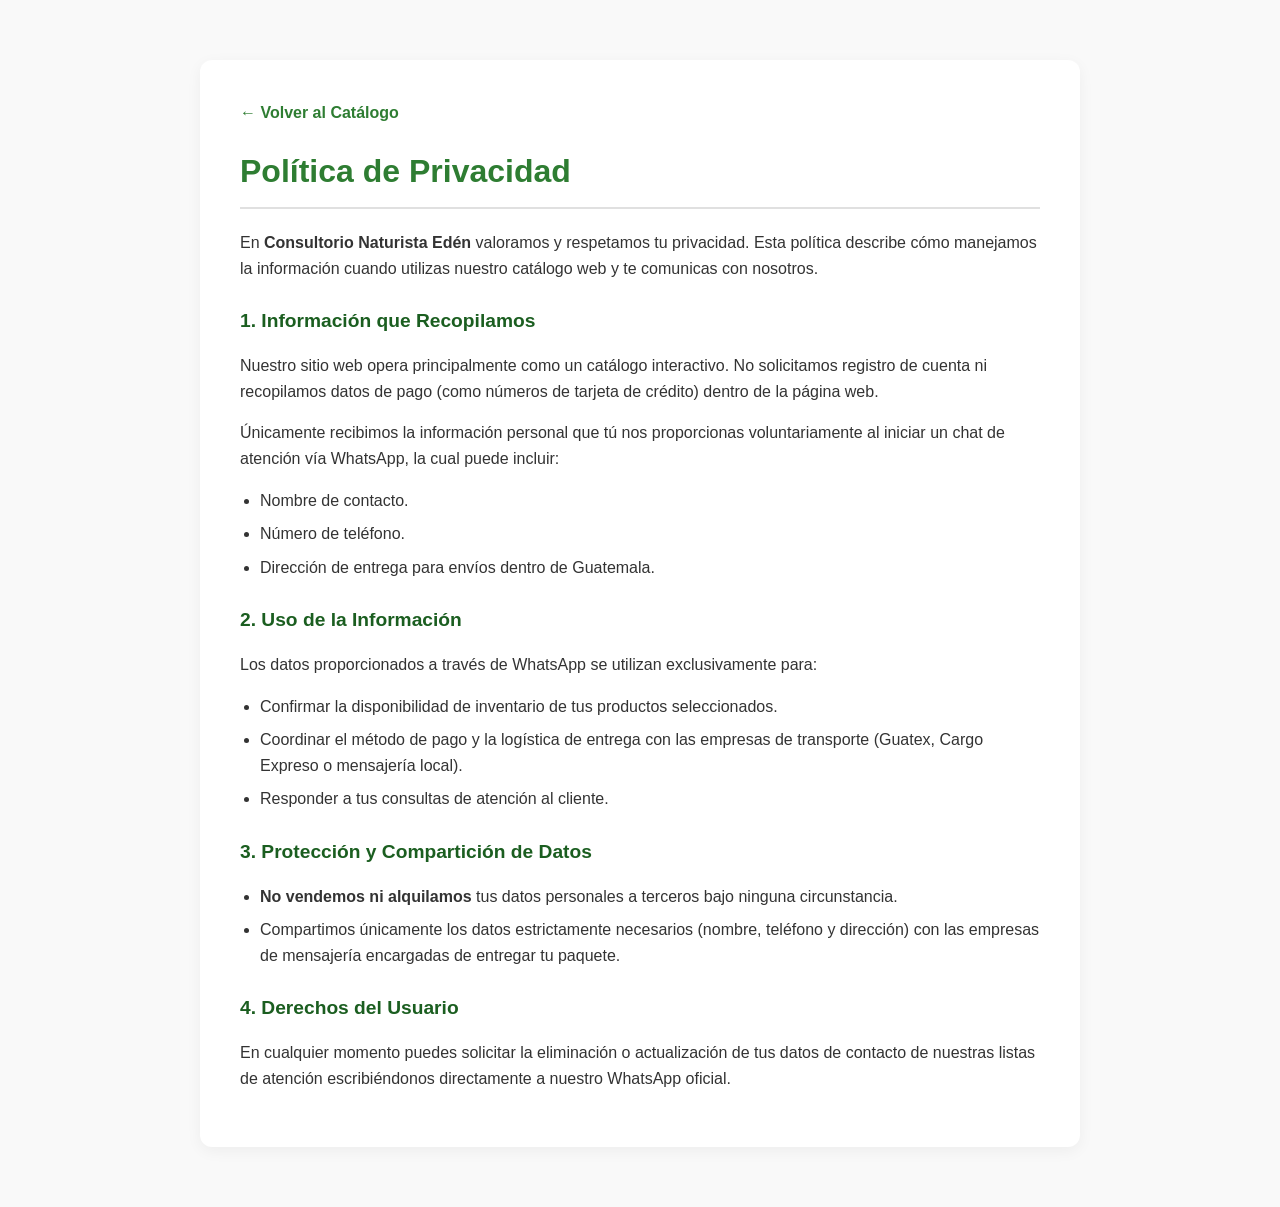
<file: privacidad.html>
<!DOCTYPE html>
<html lang="es">
<head>
    <meta charset="UTF-8">
    <meta name="viewport" content="width=device-width, initial-scale=1.0">
    <title>Política de Privacidad - Consultorio Naturista Edén</title>
    <style>
        body {
            font-family: 'Segoe UI', Tahoma, Geneva, Verdana, sans-serif;
            line-height: 1.6;
            color: #333;
            background-color: #f9f9f9;
            margin: 0;
            padding: 20px;
        }
        .container {
            max-width: 800px;
            margin: 40px auto;
            background: #ffffff;
            padding: 40px;
            border-radius: 12px;
            box-shadow: 0 4px 15px rgba(0, 0, 0, 0.05);
        }
        h1 {
            color: #2e7d32;
            border-bottom: 2px solid #e0e0e0;
            padding-bottom: 10px;
            margin-top: 0;
        }
        h2 {
            color: #1b5e20;
            margin-top: 25px;
            font-size: 1.2rem;
        }
        ul {
            padding-left: 20px;
        }
        li {
            margin-bottom: 8px;
        }
        .btn-volver {
            display: inline-block;
            margin-bottom: 20px;
            color: #2e7d32;
            text-decoration: none;
            font-weight: bold;
        }
        .btn-volver:hover {
            text-decoration: underline;
        }
    </style>
</head>
<body>

    <div class="container">
        <a href="index.html" class="btn-volver">← Volver al Catálogo</a>
        
        <h1>Política de Privacidad</h1>
        <p>En <strong>Consultorio Naturista Edén</strong> valoramos y respetamos tu privacidad. Esta política describe cómo manejamos la información cuando utilizas nuestro catálogo web y te comunicas con nosotros.</p>

        <h2>1. Información que Recopilamos</h2>
        <p>Nuestro sitio web opera principalmente como un catálogo interactivo. No solicitamos registro de cuenta ni recopilamos datos de pago (como números de tarjeta de crédito) dentro de la página web.</p>
        <p>Únicamente recibimos la información personal que tú nos proporcionas voluntariamente al iniciar un chat de atención vía WhatsApp, la cual puede incluir:</p>
        <ul>
            <li>Nombre de contacto.</li>
            <li>Número de teléfono.</li>
            <li>Dirección de entrega para envíos dentro de Guatemala.</li>
        </ul>

        <h2>2. Uso de la Información</h2>
        <p>Los datos proporcionados a través de WhatsApp se utilizan exclusivamente para:</p>
        <ul>
            <li>Confirmar la disponibilidad de inventario de tus productos seleccionados.</li>
            <li>Coordinar el método de pago y la logística de entrega con las empresas de transporte (Guatex, Cargo Expreso o mensajería local).</li>
            <li>Responder a tus consultas de atención al cliente.</li>
        </ul>

        <h2>3. Protección y Compartición de Datos</h2>
        <ul>
            <li><strong>No vendemos ni alquilamos</strong> tus datos personales a terceros bajo ninguna circunstancia.</li>
            <li>Compartimos únicamente los datos estrictamente necesarios (nombre, teléfono y dirección) con las empresas de mensajería encargadas de entregar tu paquete.</li>
        </ul>

        <h2>4. Derechos del Usuario</h2>
        <p>En cualquier momento puedes solicitar la eliminación o actualización de tus datos de contacto de nuestras listas de atención escribiéndonos directamente a nuestro WhatsApp oficial.</p>
    </div>

</body>
</html>
</file>
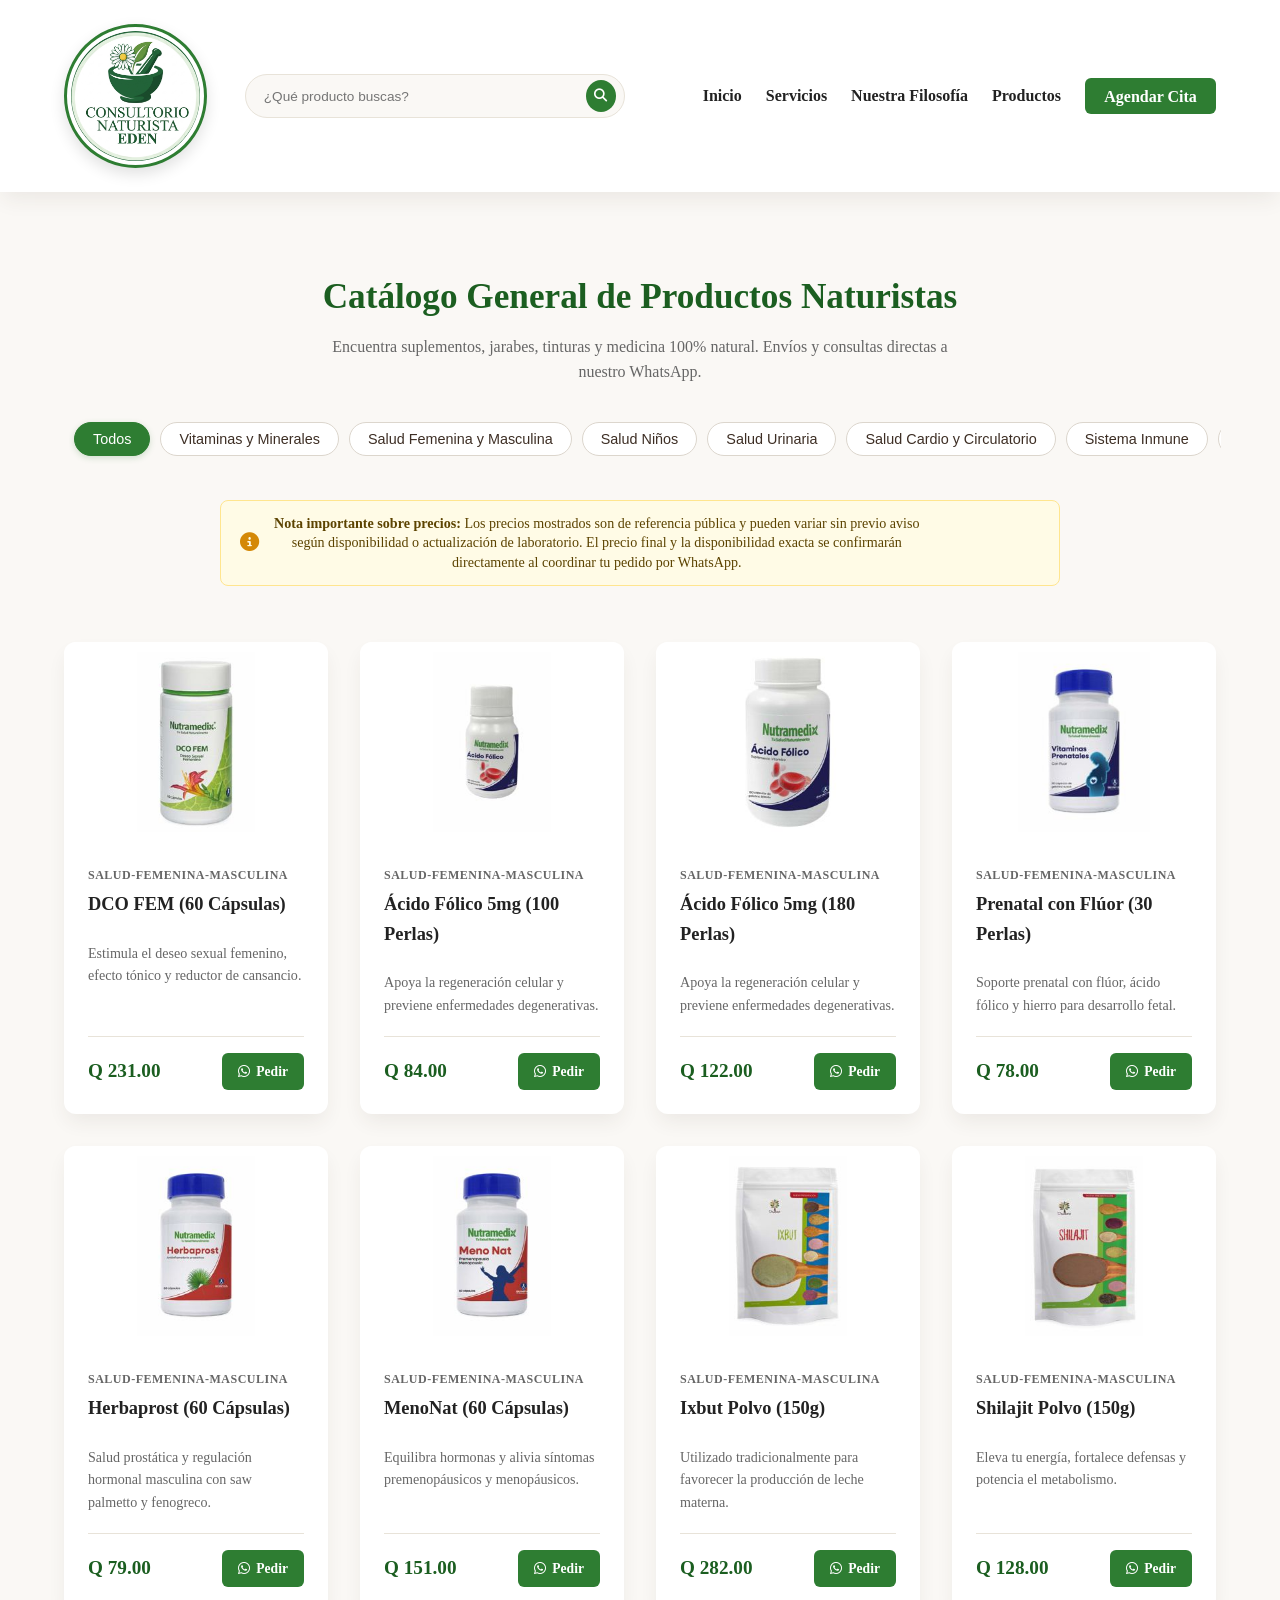
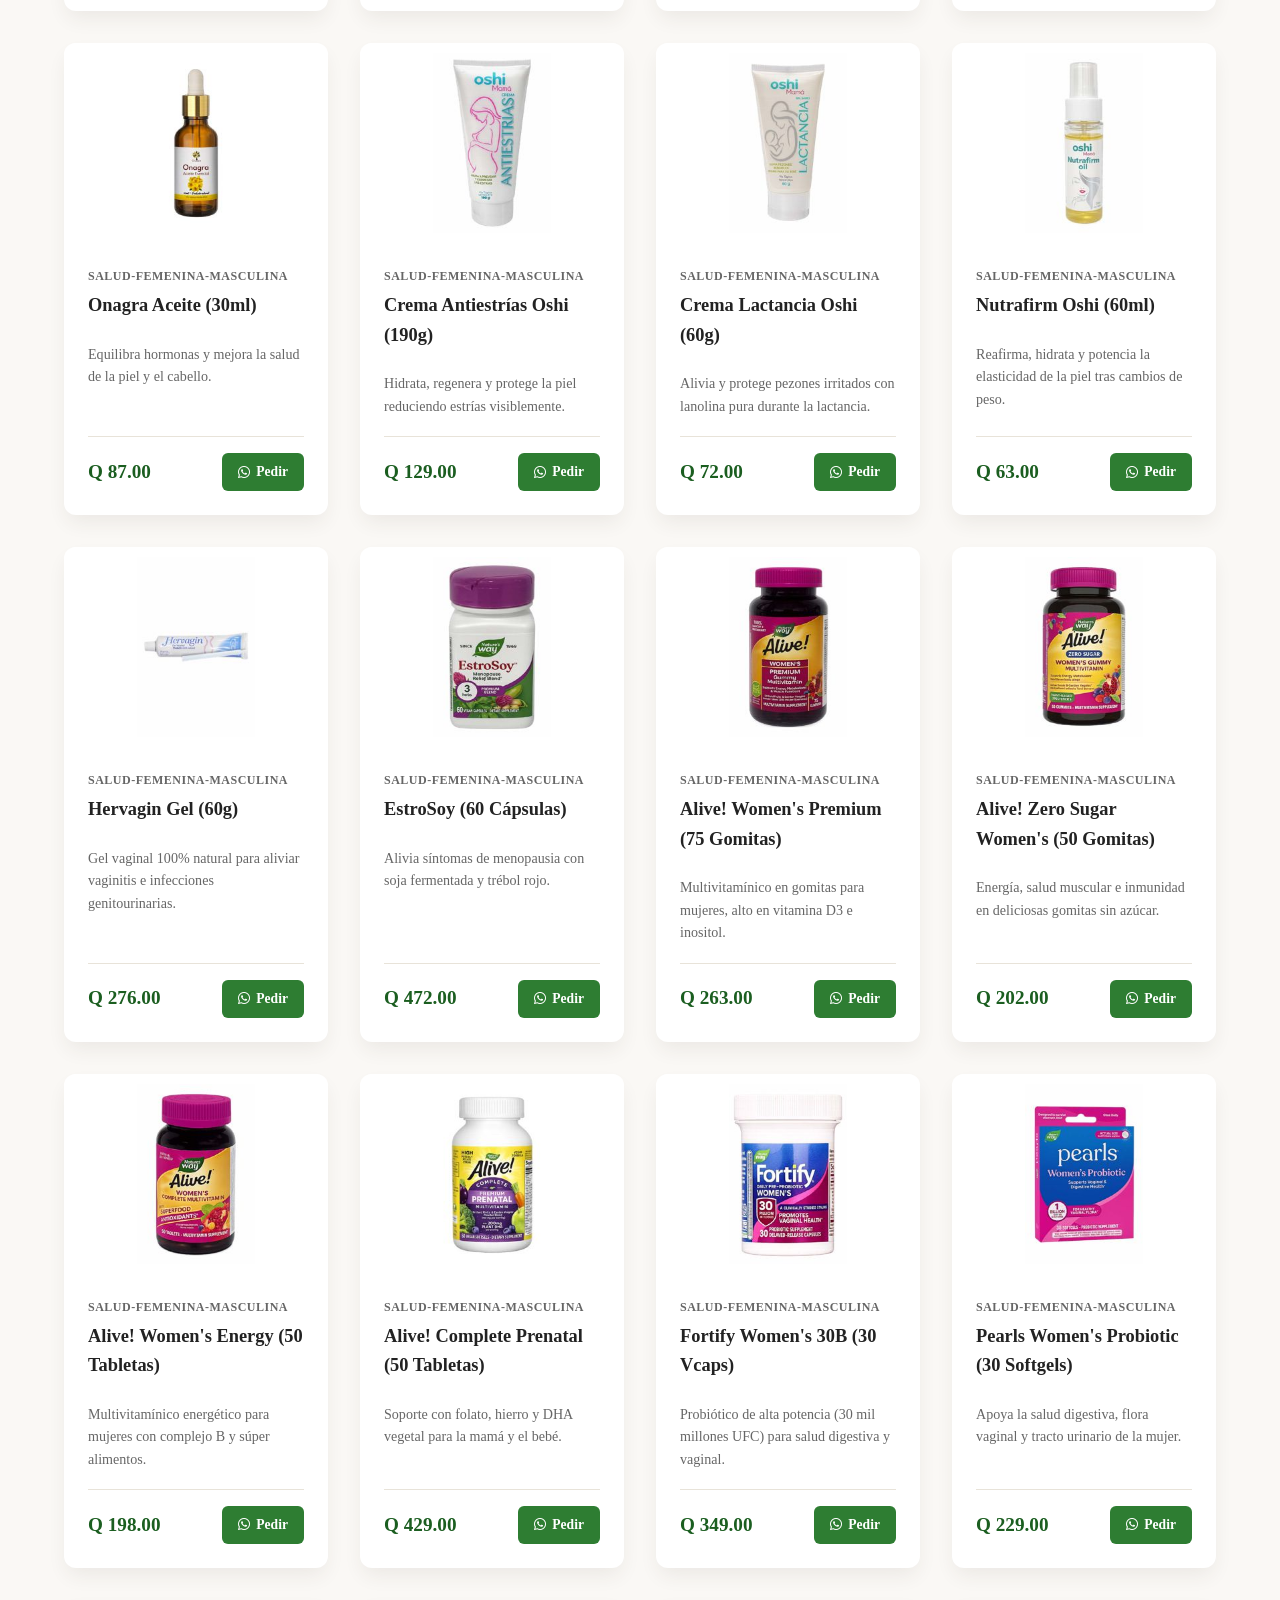
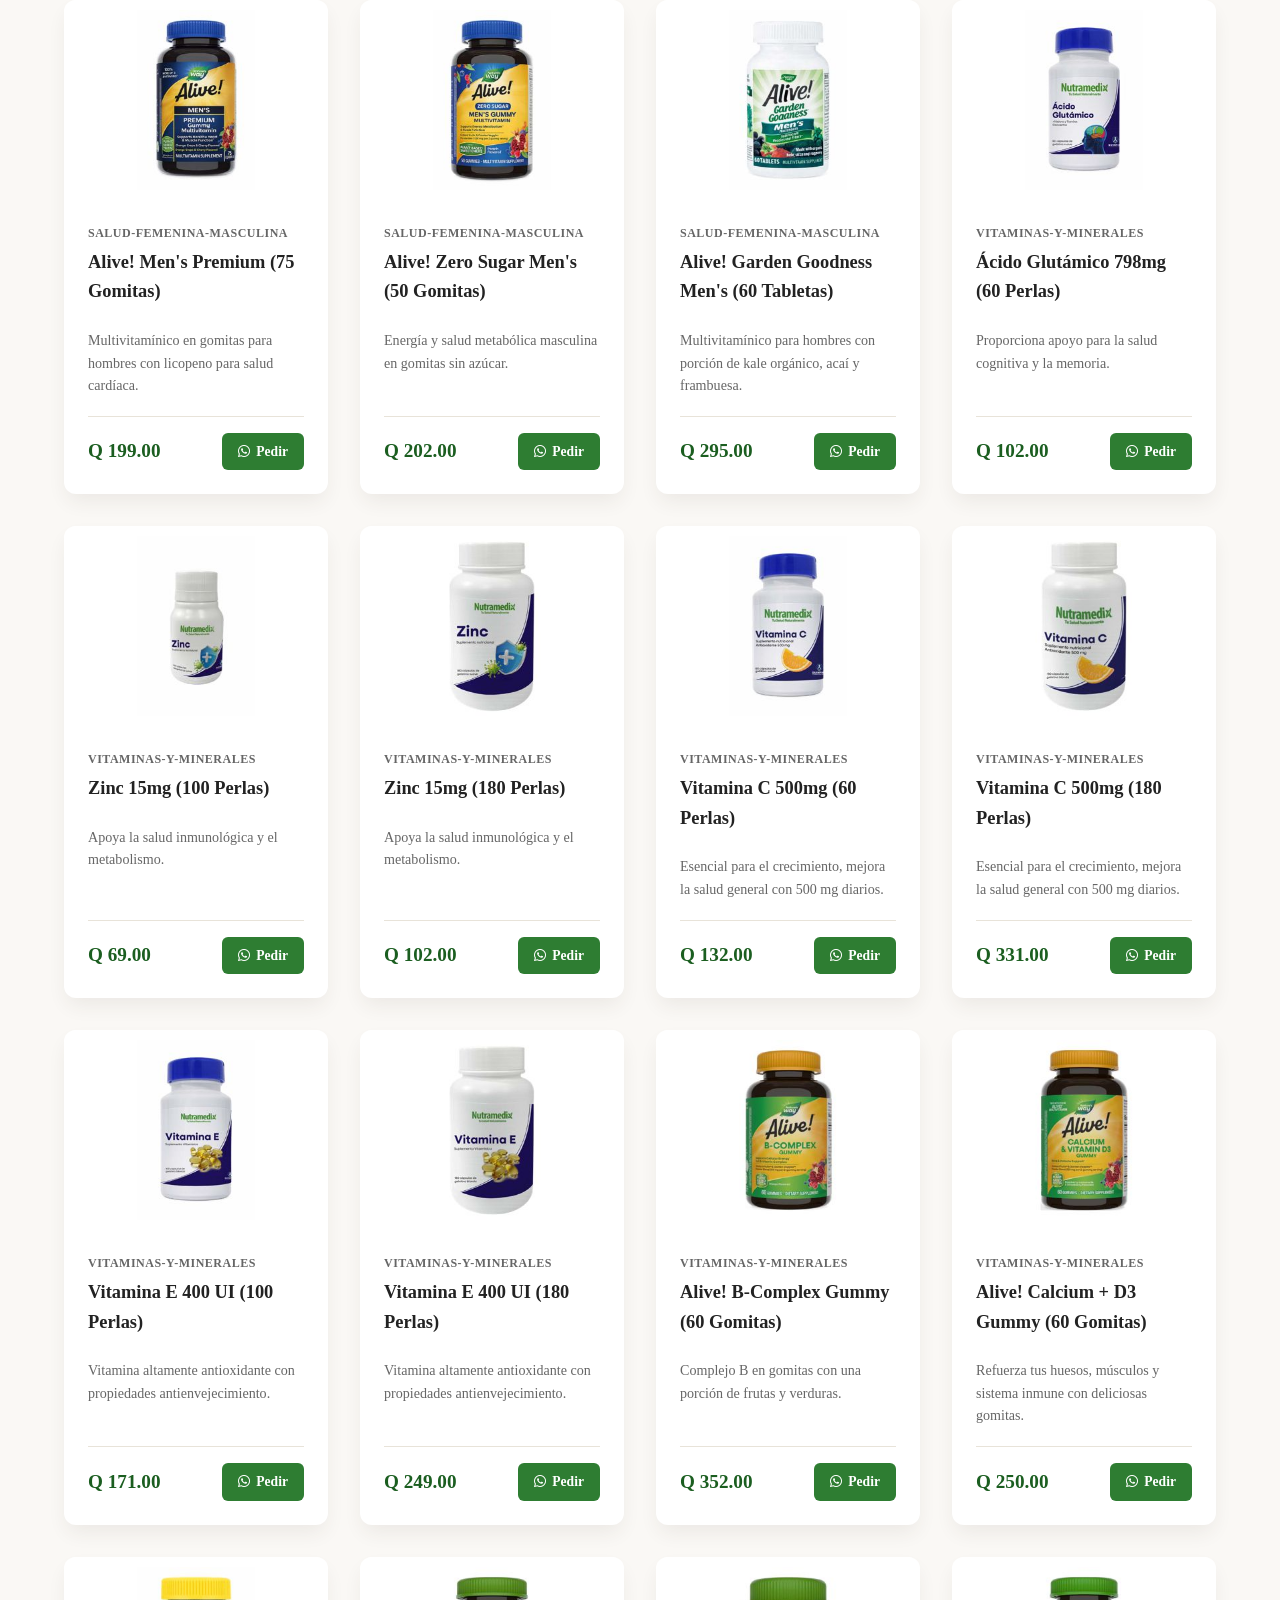
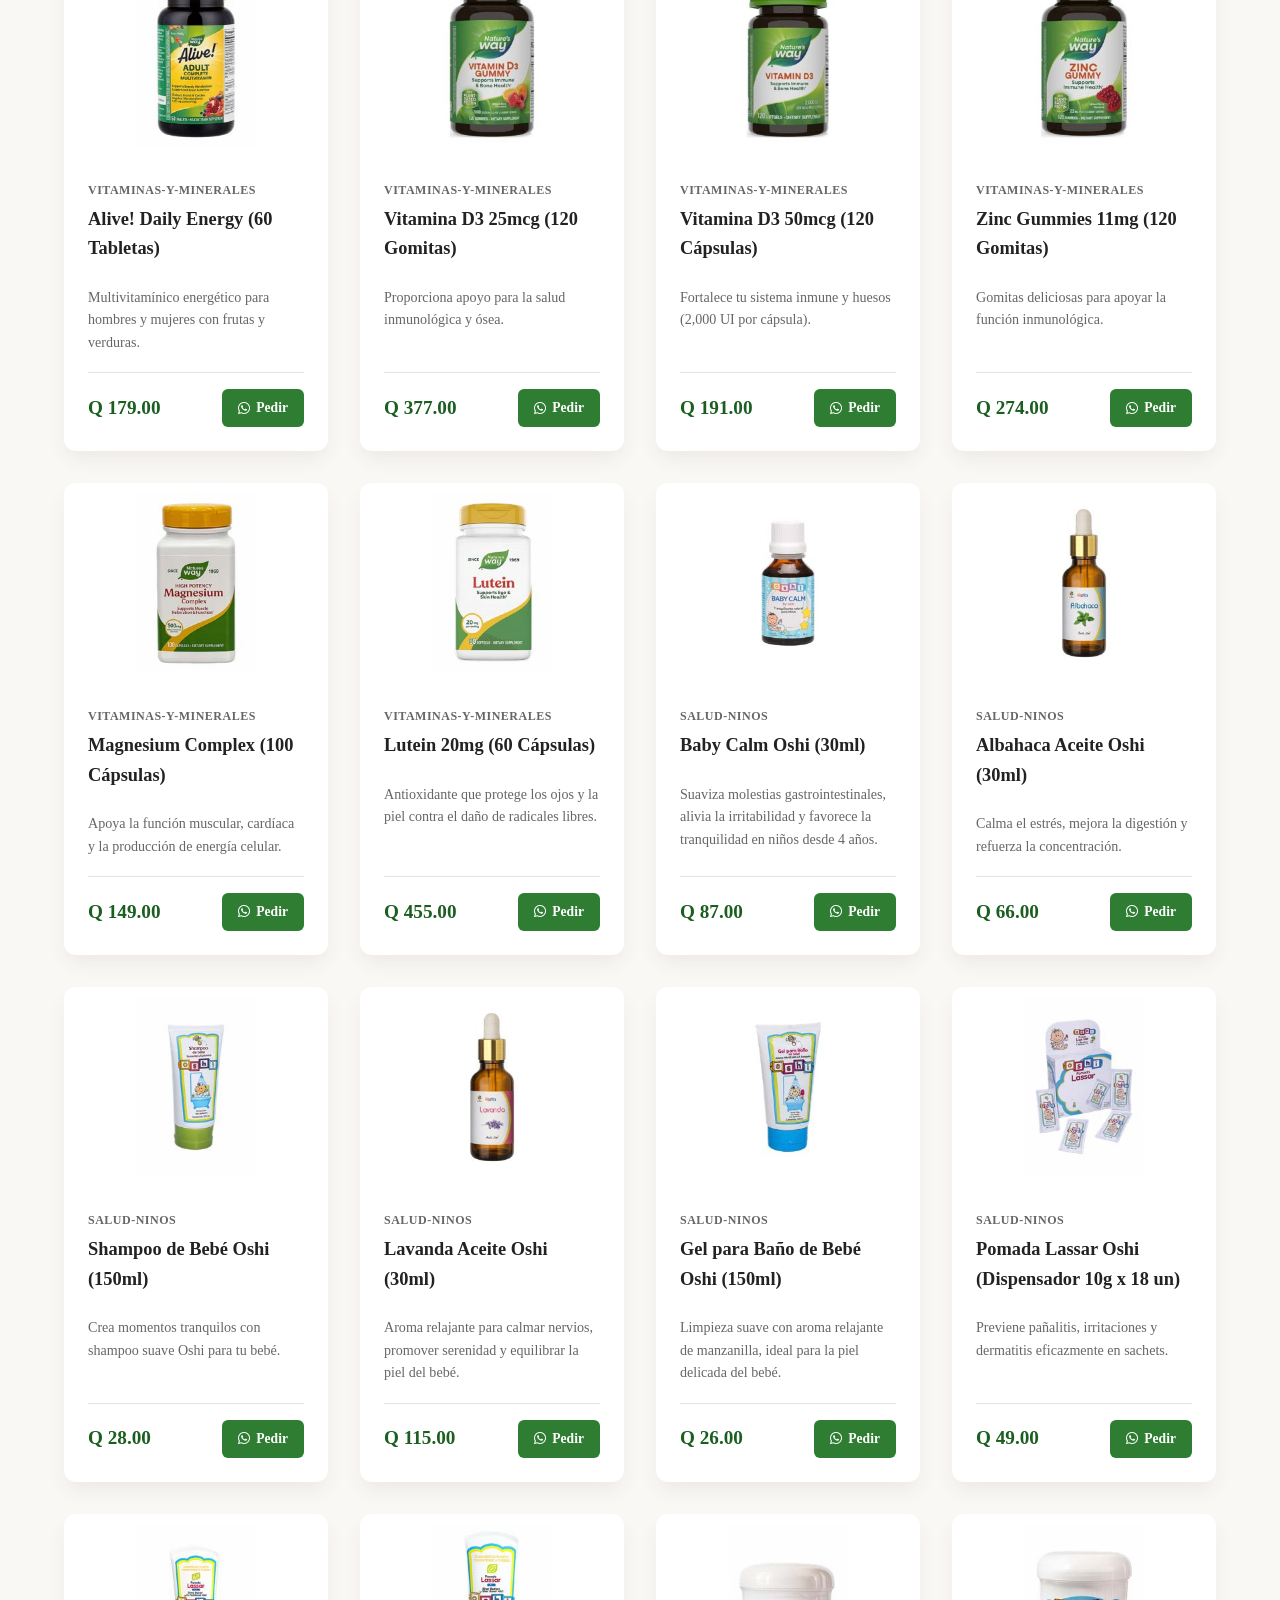
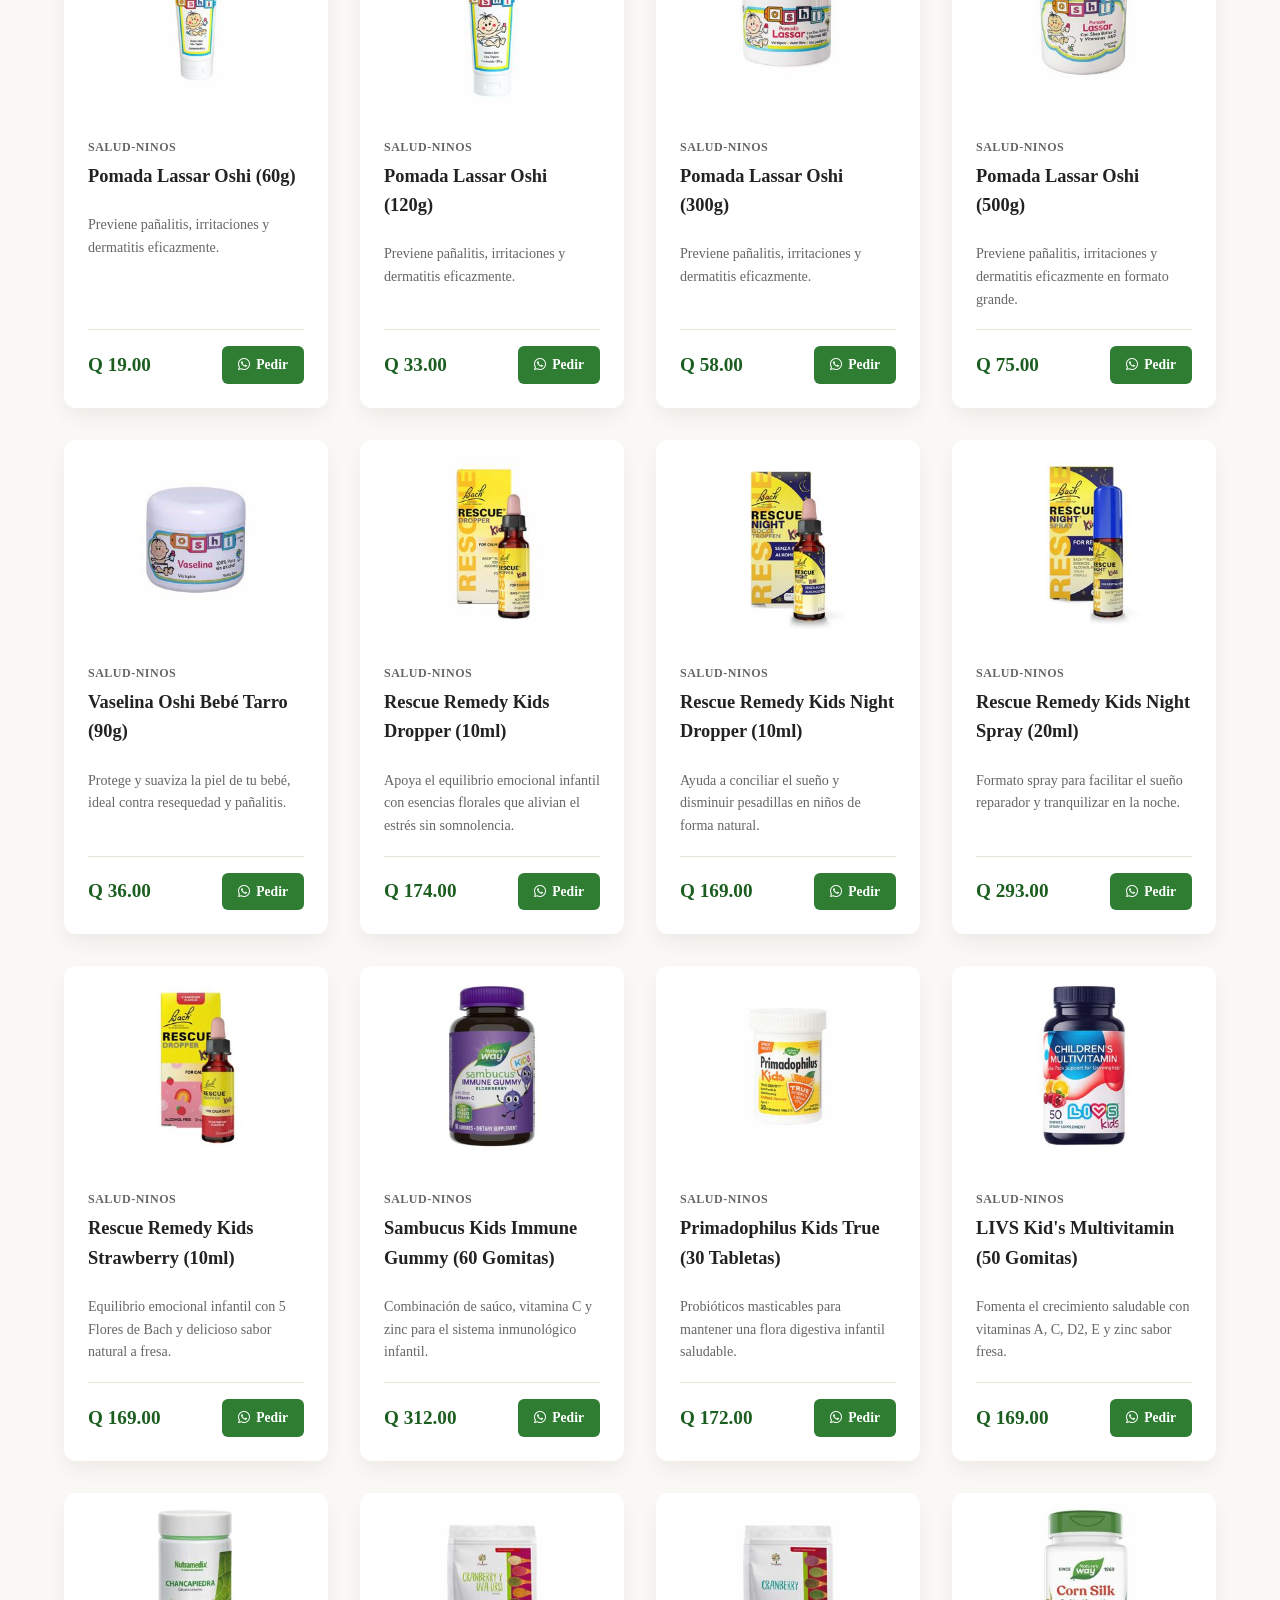
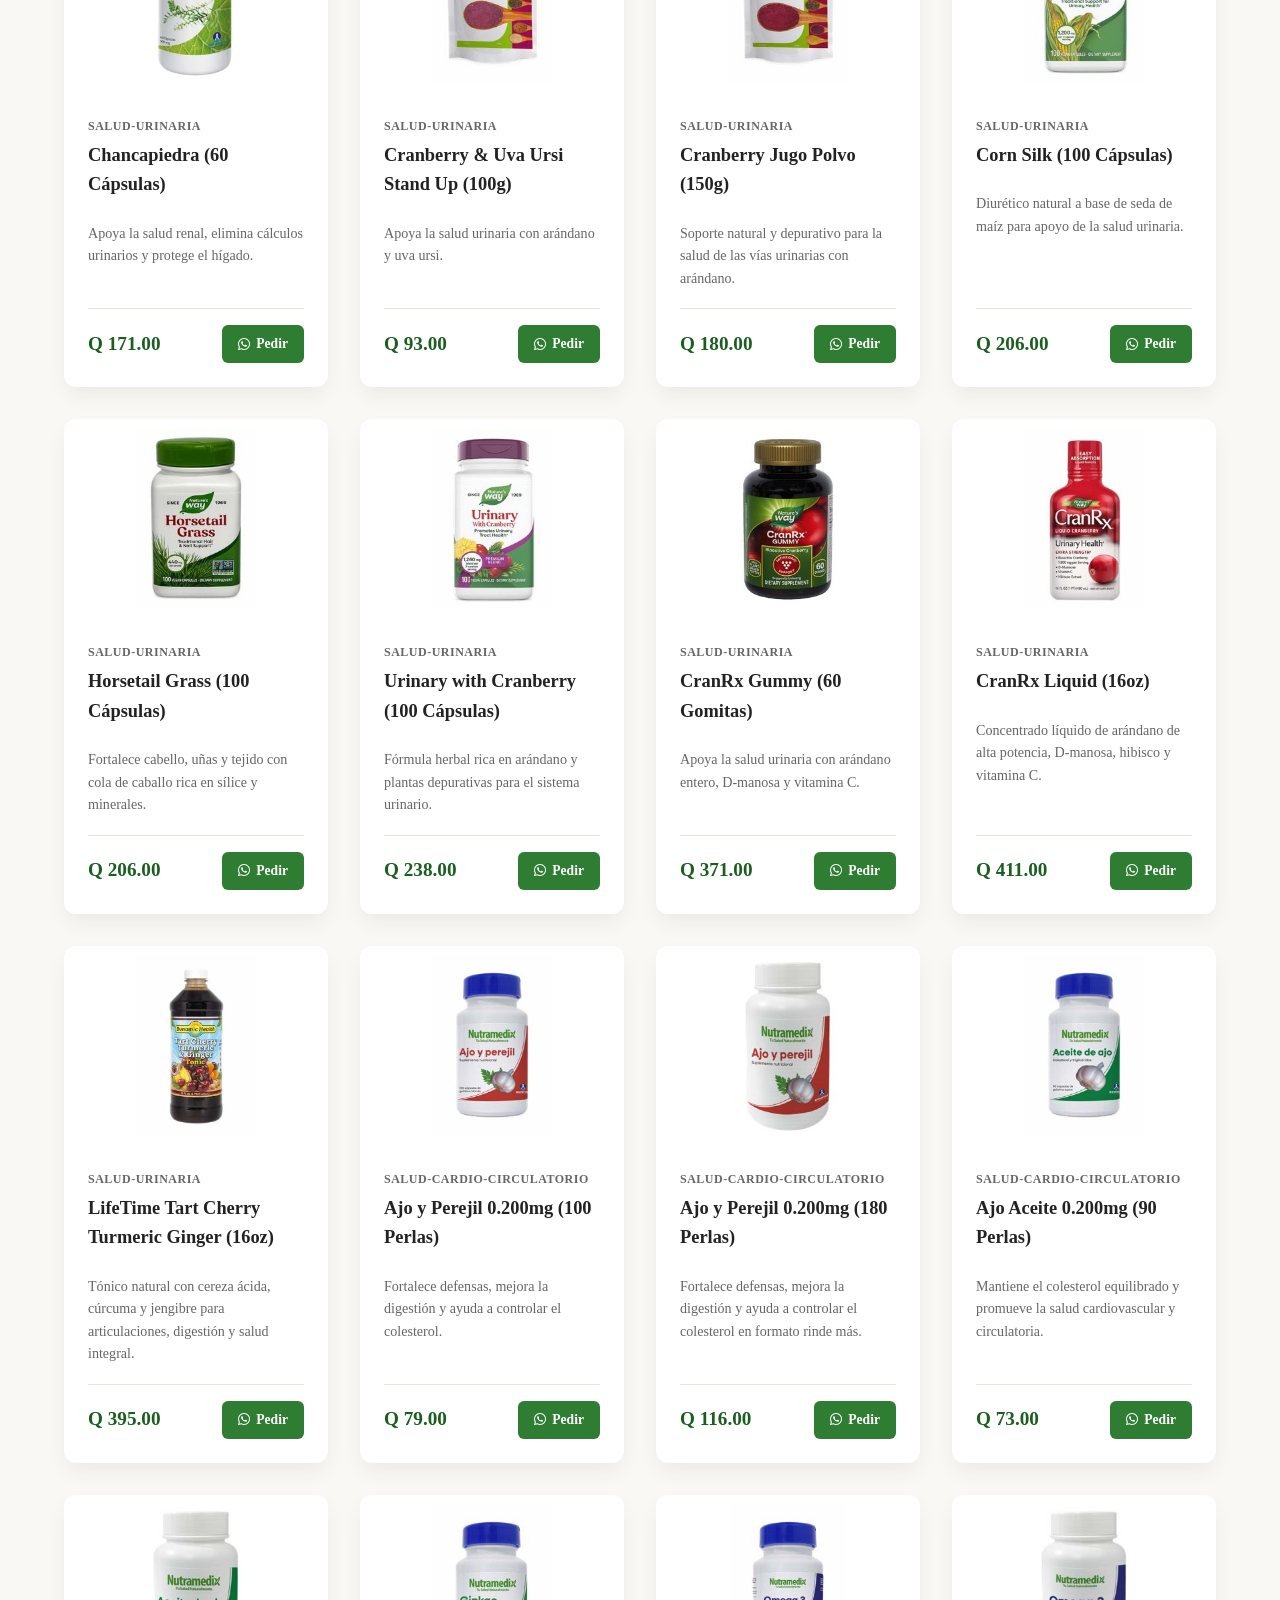
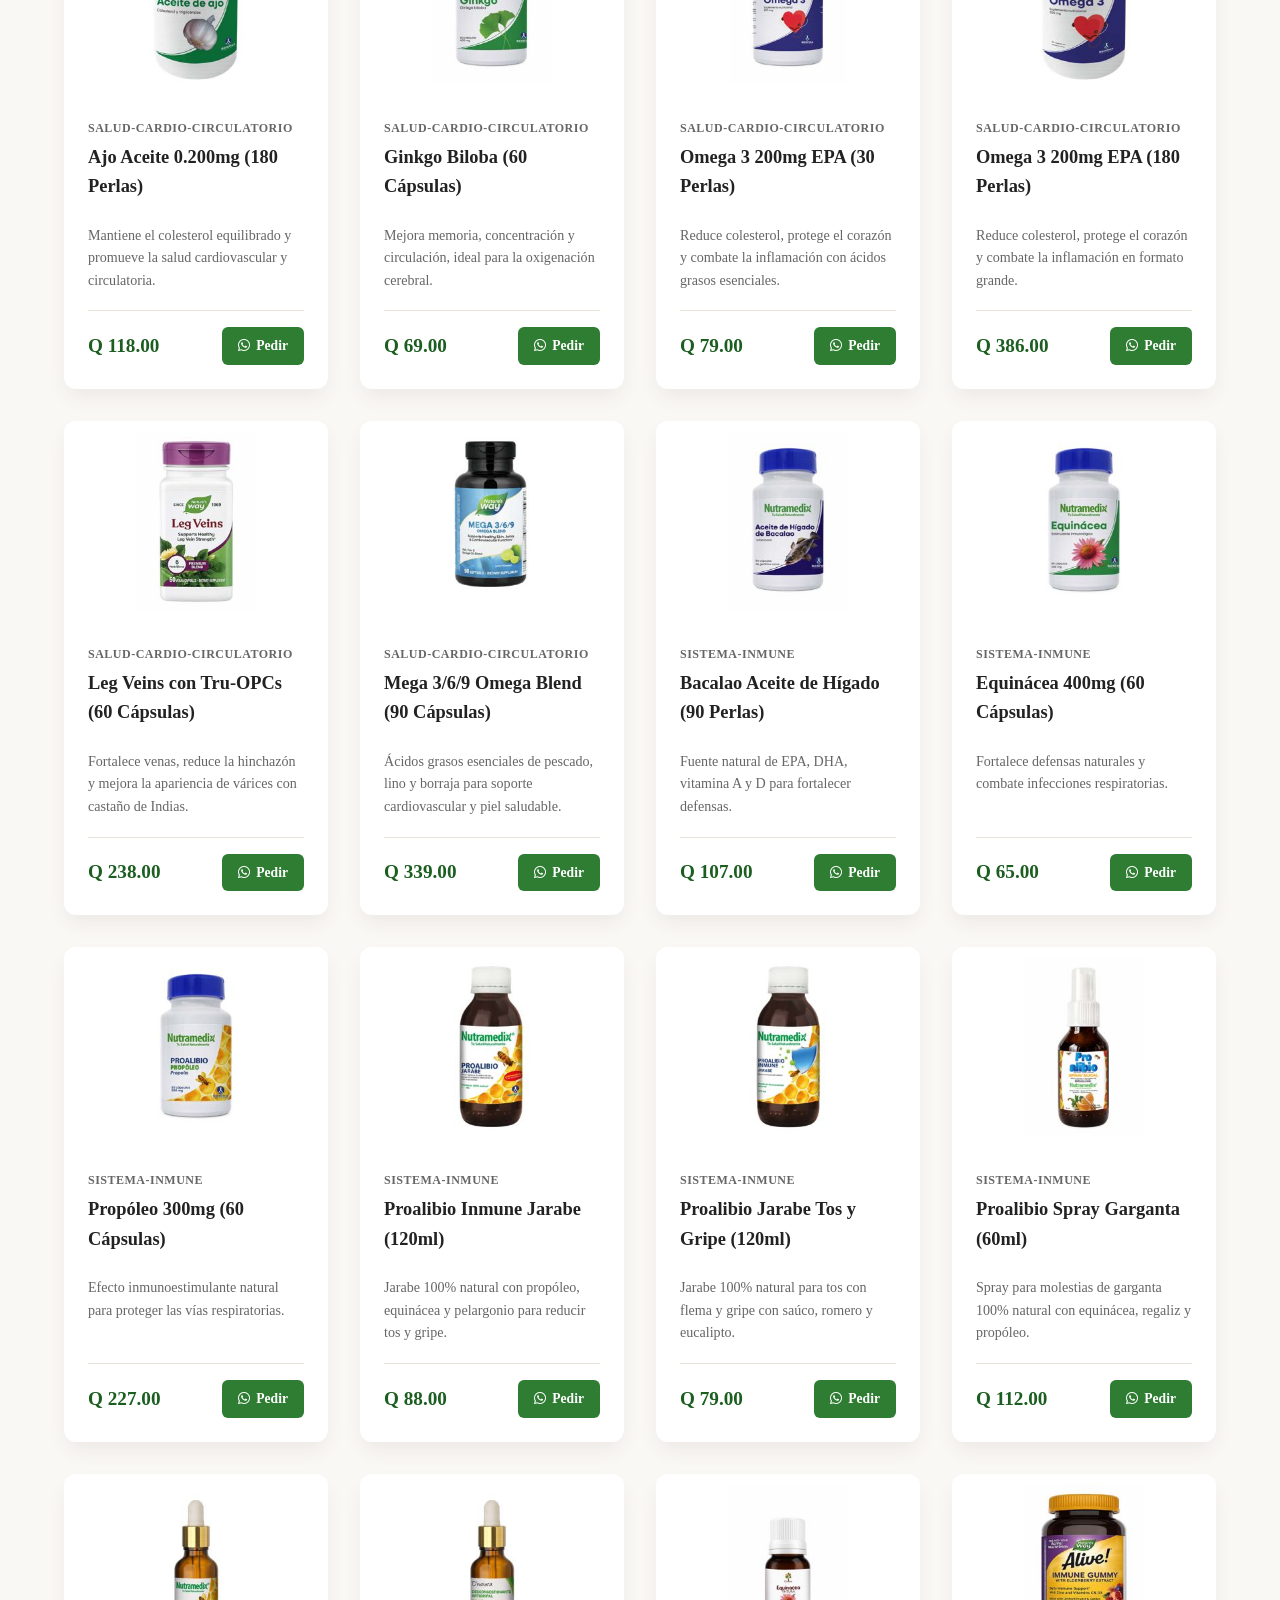
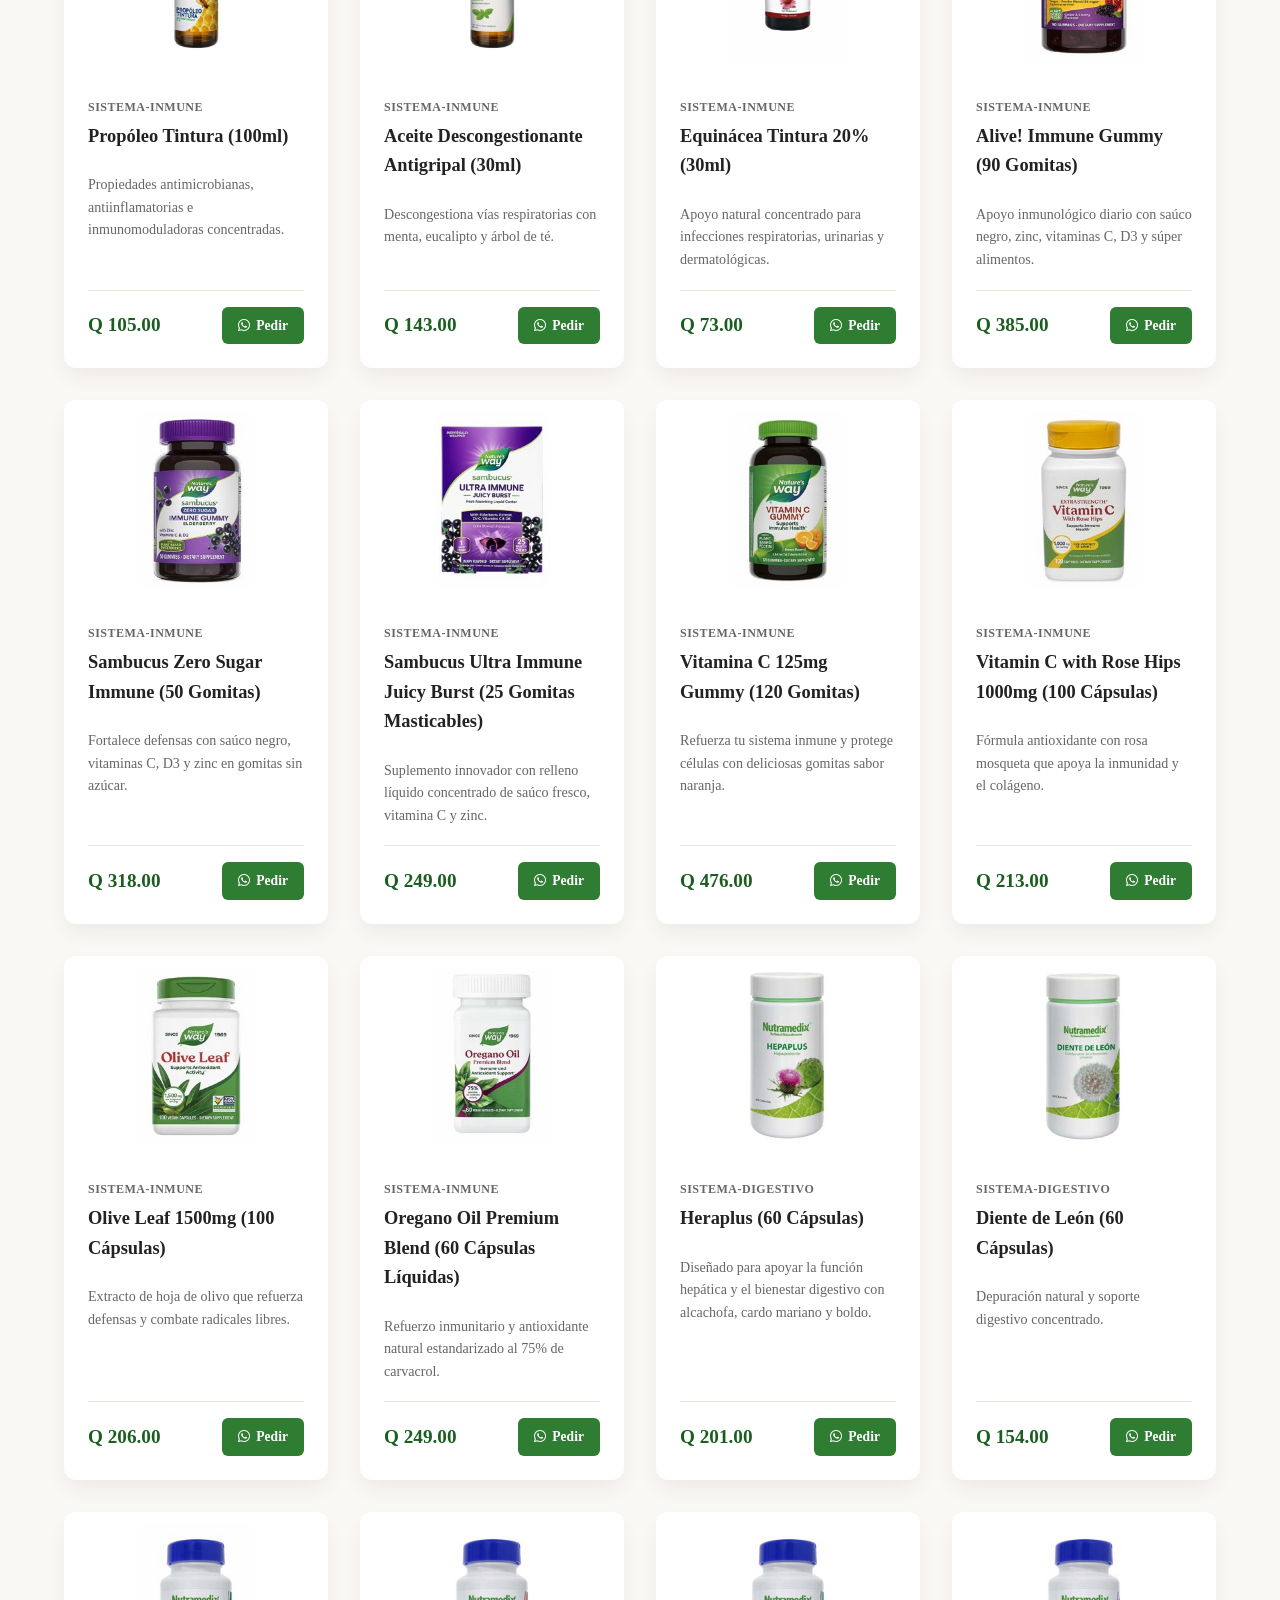
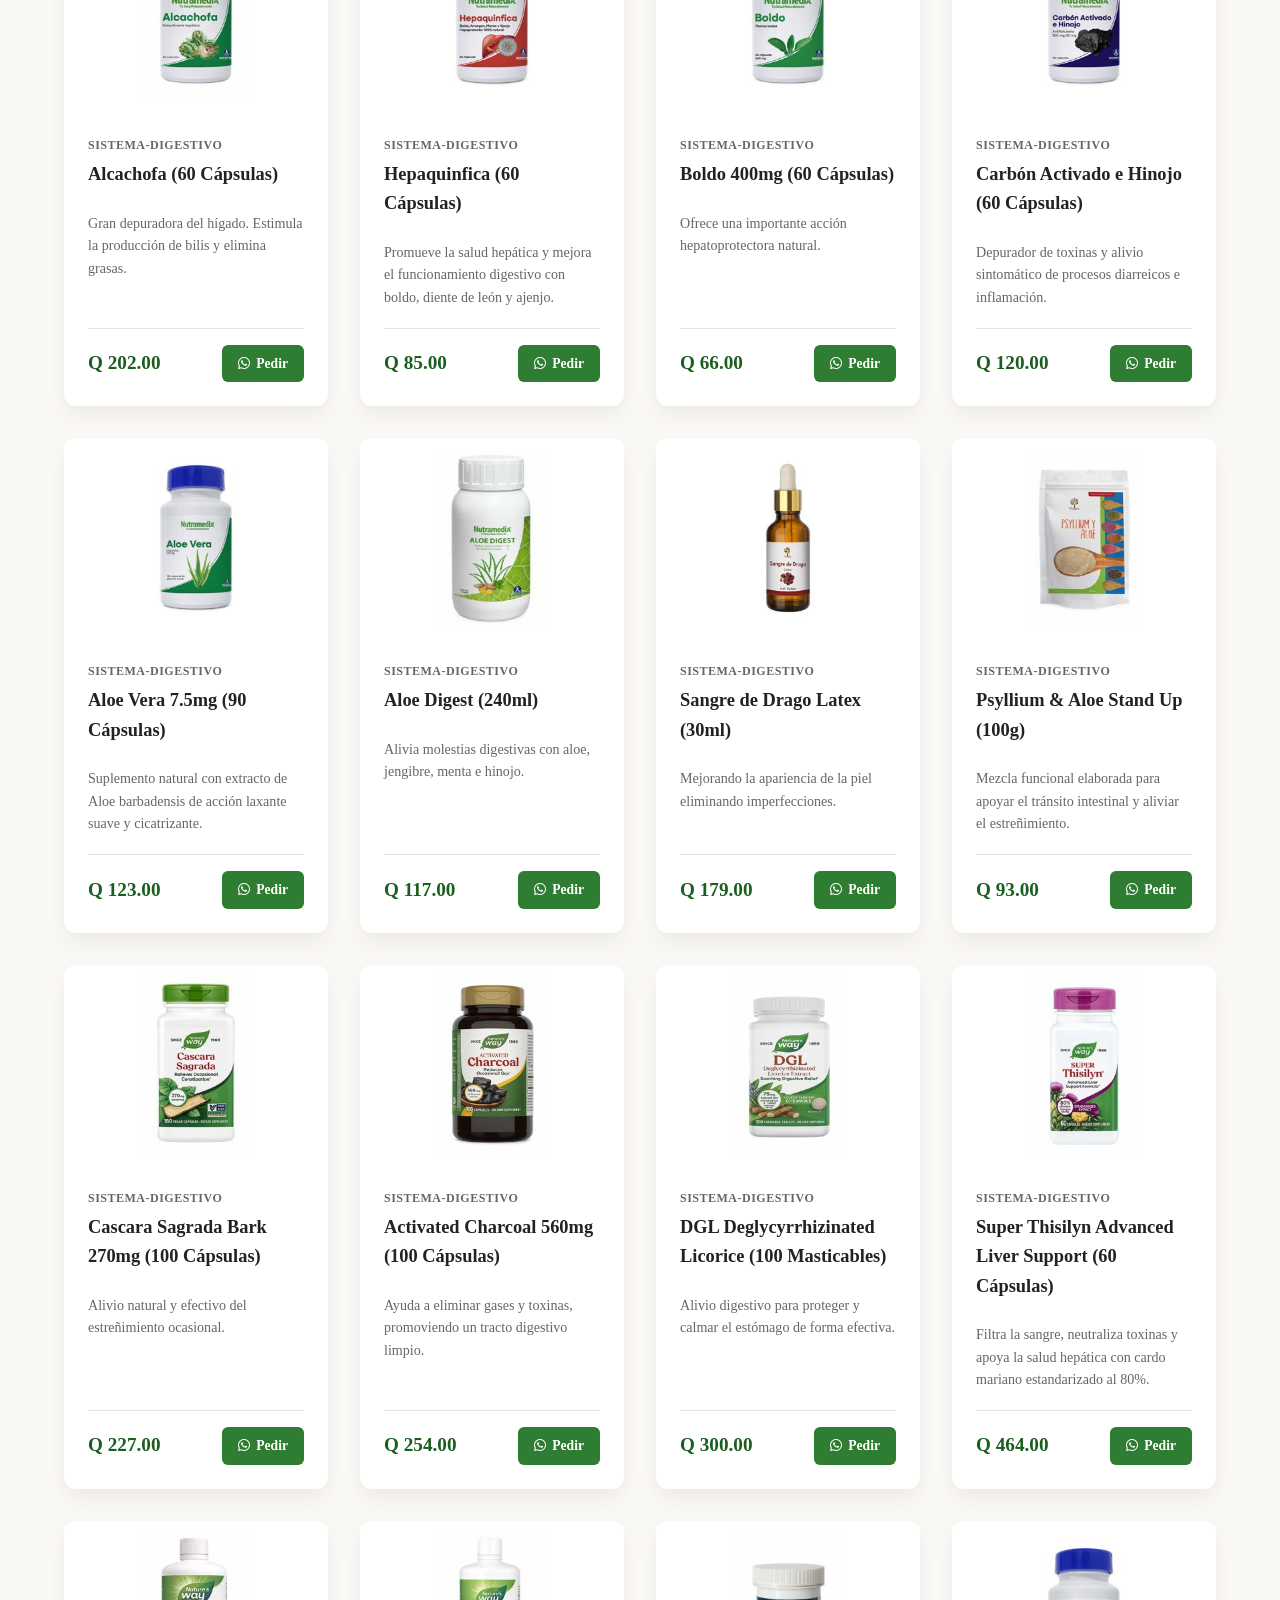
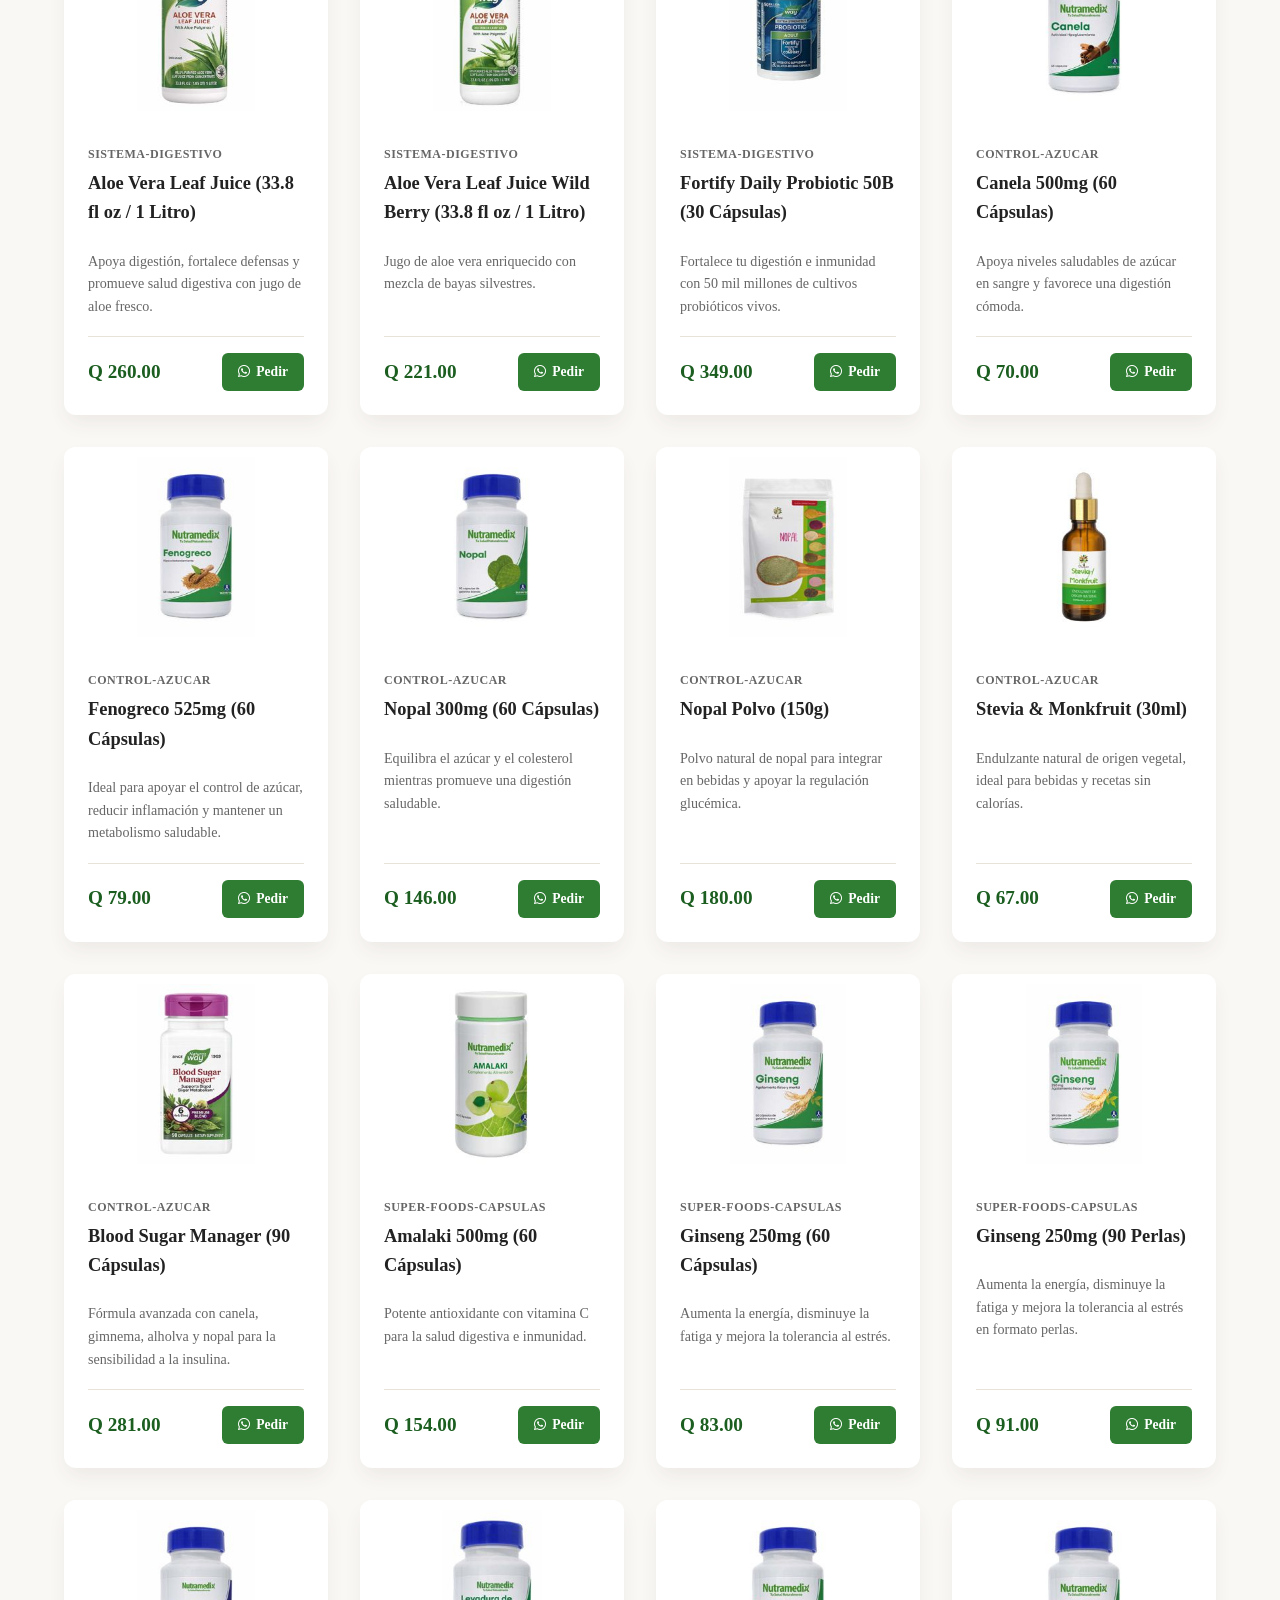
<file: productos.html>
<!DOCTYPE html>
<html lang="es">
<head>
    <meta charset="UTF-8">
    <meta name="viewport" content="width=device-width, initial-scale=1.0">
    <title>Catálogo de Productos - Consultorio Naturista Edén</title>
    
    <link rel="stylesheet" href="https://cdnjs.cloudflare.com/ajax/libs/font-awesome/6.4.0/css/all.min.css">
    
    <link rel="stylesheet" href="styles.css?v=2.0">

    <link rel="icon" type="image/png" href="images/logo.jpg">


<meta property="og:title" content="Consultorio Naturista Edén - Salud 100% Natural">
<meta property="og:description" content="Consultas médicas naturistas, tratamientos orgánicos y suplementos certificados. Agenda tu cita hoy.">
<meta property="og:image" content="images/logo.jpg">

</head>
<body>

  

<header class="main-header">
    <div class="container header-container">
        
        <!-- 1. Logo (Izquierda) -->
        <a href="index.html" class="logo-wrapper">
            <img src="images/logo.jpg" alt="Consultorio Naturista Edén" class="logo-img">
        </a>

        <!-- 2. Buscador (Centro / Flexible) -->
        <div class="header-search">
            <form id="search-form" onsubmit="event.preventDefault(); buscarServicio();">
                <input type="text" id="search-input" placeholder="¿Qué producto buscas?" required>
                <button type="submit" aria-label="Buscar">
                    <i class="fa-solid fa-magnifying-glass"></i>
                </button>
            </form>
        </div>

        <!-- 3. Menú Hamburguesa (Derecha extrema) -->
        <button class="menu-toggle" id="menu-toggle" aria-label="Abrir menú">
            <i class="fa-solid fa-bars"></i>
        </button>

        <!-- 4. Menú Navegación Desplegable -->
        <nav class="navbar" id="navbar">
            <ul>
                <li><a href="index.html">Inicio</a></li>
                <li><a href="#servicios">Servicios</a></li>
                <li><a href="nosotros.html">Nuestra Filosofía</a></li>
                <li><a href="productos.html">Productos</a></li>
                <li><a href="cita.html" class="btn-cita-nav">Agendar Cita</a></li>
            </ul>
        </nav>

    </div>
</header>
    </header>

   
    <section class="productos-header-page container">
        <h1>Catálogo General de Productos Naturistas</h1>
        <p>Encuentra suplementos, jarabes, tinturas y medicina 100% natural. Envíos y consultas directas a nuestro WhatsApp.</p>
        
    
      <div class="categorias-filter-wrapper">
    <div class="categorias-filter">
        <button class="btn-filter active" onclick="filtrarCategoria('todos')">Todos</button>
        <button class="btn-filter" onclick="filtrarCategoria('vitaminas-y-minerales')">Vitaminas y Minerales</button>
        <button class="btn-filter" onclick="filtrarCategoria('salud-femenina-masculina')">Salud Femenina y Masculina</button>
        <button class="btn-filter" onclick="filtrarCategoria('salud-ninos')">Salud Niños</button>
        <button class="btn-filter" onclick="filtrarCategoria('salud-urinaria')">Salud Urinaria</button>
        <button class="btn-filter" onclick="filtrarCategoria('salud-cardio-circulatorio')">Salud Cardio y Circulatorio</button>
        <button class="btn-filter" onclick="filtrarCategoria('sistema-inmune')">Sistema Inmune</button> 
        <button class="btn-filter" onclick="filtrarCategoria('sistema-digestivo')">Sistema Digestivo</button>
        <button class="btn-filter" onclick="filtrarCategoria('control-azucar')">Control de Azúcar</button>
        <button class="btn-filter" onclick="filtrarCategoria('super-foods-capsulas')">Super Foods Cápsulas</button>
        <button class="btn-filter" onclick="filtrarCategoria('super-foods-plantas')">Super Foods Plantas</button> 
        <button class="btn-filter" onclick="filtrarCategoria('estres-y-sueno')">Estrés y Sueño</button>
        <button class="btn-filter" onclick="filtrarCategoria('dolor-y-antiinflamacion')">Dolor y Antiinflamación</button>
        <button class="btn-filter" onclick="filtrarCategoria('control-de-peso-y-detox')">Control de Peso y Detox</button>
        <button class="btn-filter" onclick="filtrarCategoria('hidratacion-y-minerales')">Hidratación y Minerales</button>
        <button class="btn-filter" onclick="filtrarCategoria('aceites-esenciales')">Aceites Esenciales</button>
        <button class="btn-filter" onclick="filtrarCategoria('flores-de-bach')">Flores de Bach</button>
    </div>
</div>
      
<div class="disclaimer-banner">
    <i class="fa-solid fa-circle-info"></i>
    <p><strong>Nota importante sobre precios:</strong> Los precios mostrados son de referencia pública y pueden variar sin previo aviso según disponibilidad o actualización de laboratorio. El precio final y la disponibilidad exacta se confirmarán directamente al coordinar tu pedido por WhatsApp.</p>
</div>
    </section>

   
   <section class="container productos-container-page">
  
    <div class="productos-grid" id="grid-productos-completo"></div>
</section>


<script src="productos-datos.js"></script>
<script src="script.js"></script>


     <footer class="main-footer">
        <div class="container footer-content">
            <div class="footer-col">
                <h3>Consultorio Naturista Edén</h3>
                <p>Tu aliado en salud alternativa y medicina natural de confianza.</p>
                <small class="disclaimer">
            * Los pedidos iniciados en este catálogo se confirman y procesan vía WhatsApp. Envíos a todo el país mediante transporte local.
        </small>
        <div class="footer-links">
            <a href="terminos.html">Términos de Envío y Venta</a> | 
            <a href="privacidad.html">Política de Privacidad</a>
        </div>
            </div>
            <div class="footer-col">
                <h4>Enlaces Rápidos</h4>
                <ul>
                    <li><a href="index.html">Inicio</a></li>
                    <li><a href="#servicios">Servicios</a></li>
                        <li><a href="nosotros.html" class="nav-link">Nuestra Filosofía</a></li>
                    <li><a href="cita.html">Contacto</a></li>
                </ul>
            </div>
            <div class="footer-col">
                <h4>Contacto</h4>
                <p><i class="fa-solid fa-phone"></i> TEL: +502 3442-1601</p>
                <p><i class="fa-solid fa-location-dot"></i> Jocotenango, Sacatepequez</p>
            </div>
        </div>
        <div class="footer-bottom">
            <p>&copy; 2026 Consultorio Naturista Edén. Todos los derechos reservados.</p>
        </div>
    </footer>

    <script src="script.js"></script>
</body>
</html>
</file>
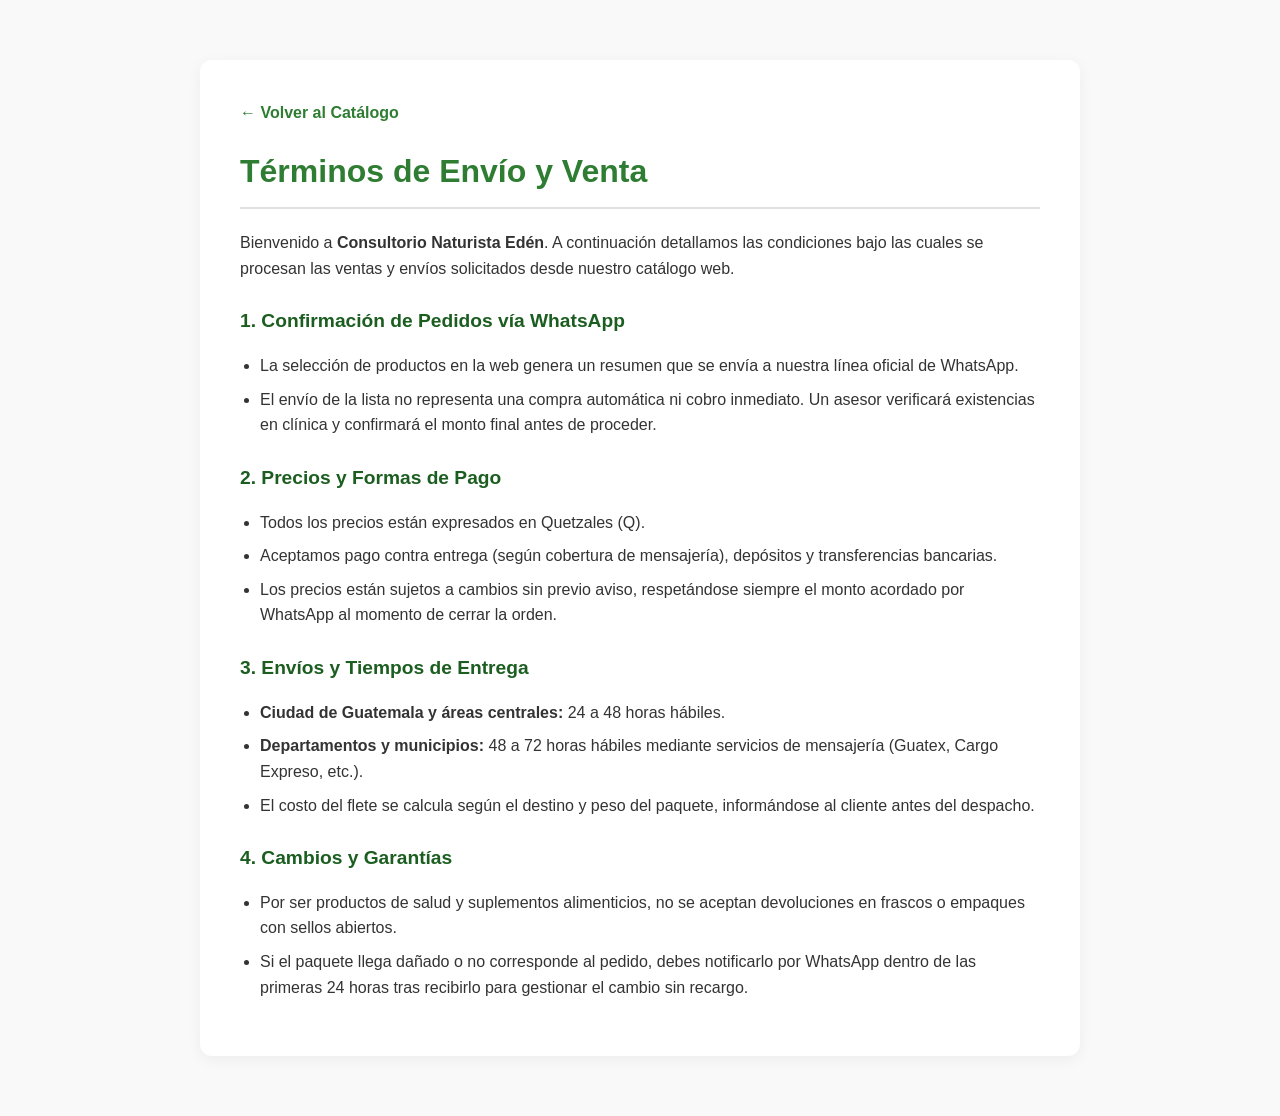
<file: terminos.html>
<!DOCTYPE html>
<html lang="es">
<head>
    <meta charset="UTF-8">
    <meta name="viewport" content="width=device-width, initial-scale=1.0">
    <title>Términos de Envío y Venta - Consultorio Naturista Edén</title>
    <style>
        body {
            font-family: 'Segoe UI', Tahoma, Geneva, Verdana, sans-serif;
            line-height: 1.6;
            color: #333;
            background-color: #f9f9f9;
            margin: 0;
            padding: 20px;
        }
        .container {
            max-width: 800px;
            margin: 40px auto;
            background: #ffffff;
            padding: 40px;
            border-radius: 12px;
            box-shadow: 0 4px 15px rgba(0, 0, 0, 0.05);
        }
        h1 {
            color: #2e7d32;
            border-bottom: 2px solid #e0e0e0;
            padding-bottom: 10px;
            margin-top: 0;
        }
        h2 {
            color: #1b5e20;
            margin-top: 25px;
            font-size: 1.2rem;
        }
        ul {
            padding-left: 20px;
        }
        li {
            margin-bottom: 8px;
        }
        .btn-volver {
            display: inline-block;
            margin-bottom: 20px;
            color: #2e7d32;
            text-decoration: none;
            font-weight: bold;
        }
        .btn-volver:hover {
            text-decoration: underline;
        }
    </style>
</head>
<body>

    <div class="container">
        <a href="index.html" class="btn-volver">← Volver al Catálogo</a>
        
        <h1>Términos de Envío y Venta</h1>
        <p>Bienvenido a <strong>Consultorio Naturista Edén</strong>. A continuación detallamos las condiciones bajo las cuales se procesan las ventas y envíos solicitados desde nuestro catálogo web.</p>

        <h2>1. Confirmación de Pedidos vía WhatsApp</h2>
        <ul>
            <li>La selección de productos en la web genera un resumen que se envía a nuestra línea oficial de WhatsApp.</li>
            <li>El envío de la lista no representa una compra automática ni cobro inmediato. Un asesor verificará existencias en clínica y confirmará el monto final antes de proceder.</li>
        </ul>

        <h2>2. Precios y Formas de Pago</h2>
        <ul>
            <li>Todos los precios están expresados en Quetzales (Q).</li>
            <li>Aceptamos pago contra entrega (según cobertura de mensajería), depósitos y transferencias bancarias.</li>
            <li>Los precios están sujetos a cambios sin previo aviso, respetándose siempre el monto acordado por WhatsApp al momento de cerrar la orden.</li>
        </ul>

        <h2>3. Envíos y Tiempos de Entrega</h2>
        <ul>
            <li><strong>Ciudad de Guatemala y áreas centrales:</strong> 24 a 48 horas hábiles.</li>
            <li><strong>Departamentos y municipios:</strong> 48 a 72 horas hábiles mediante servicios de mensajería (Guatex, Cargo Expreso, etc.).</li>
            <li>El costo del flete se calcula según el destino y peso del paquete, informándose al cliente antes del despacho.</li>
        </ul>

        <h2>4. Cambios y Garantías</h2>
        <ul>
            <li>Por ser productos de salud y suplementos alimenticios, no se aceptan devoluciones en frascos o empaques con sellos abiertos.</li>
            <li>Si el paquete llega dañado o no corresponde al pedido, debes notificarlo por WhatsApp dentro de las primeras 24 horas tras recibirlo para gestionar el cambio sin recargo.</li>
        </ul>
    </div>

</body>
</html>
</file>
<file: styles.css>
:root {
    --primary: #2e7d32;            /* Verde Bosque Orgánico (sustituye al verde brillante) */
    --primary-dark: #1b5e20;       /* Verde Profundo para encabezados y top-bar */
    --color-salvia: #879883;       /* Verde Salvia suave (tarjeta central) */
    --color-arena: #f4efe6;        /* Beige / Arena cálido */
    --color-tierra: #3d2e24;       /* Marrón Nuez / Tierra */
    --light-bg: #faf8f5;           /* Fondo general blanco cálido/marfil */
    --dark: #222222;
    --white: #ffffff;
    --gray-light: #e8e3d9;
    --gray-text: #666666;
    --shadow: 0 10px 20px -3px rgba(61, 46, 36, 0.08);
}

body {
    background-color: var(--light-bg);
    color: var(--dark);
    line-height: 1.6;
}

.container {
    width: 90%;
    max-width: 1200px;
    margin: 0 auto;
}

/* TOP BAR */
.top-bar {
    background-color: var(--primary-dark);
    color: var(--white);
    font-size: 0.85rem;
    padding: 0.5rem 0;
}

.top-bar-content {
    display: flex;
    justify-content: space-between;
    align-items: center;
}

.info-contacto span {
    margin-right: 1.5rem;
}

.redes-top a {
    color: var(--white);
    margin-left: 0.8rem;
    text-decoration: none;
}

/* MAIN HEADER */
.main-header {
    background: var(--white);
    box-shadow: var(--shadow);
    position: sticky;
    top: 0;
    z-index: 1000;
    overflow: visible; /* Permite que el logo sobresalga sin cortarse */
}
.header-container {
    display: flex;
    justify-content: space-between;
    align-items: center;
    padding: 1.5rem 0; /* Aumentamos el padding para darle más espacio vertical al header */
}

/* --- LOGO DESTACADO Y MÁS GRANDE --- */
.logo-wrapper {
    display: flex;
    align-items: center;
    text-decoration: none;
    position: relative;
    z-index: 1010;
    margin-bottom: 0; /* Eliminamos el desborde para que no se salga del fondo blanco */
}

.logo-img {
    height: 130px;                     
    width: auto;
    border-radius: 50%;
    background-color: var(--white);
    padding: 4px;
    box-shadow: 0 6px 15px rgba(0, 0, 0, 0.12);
    border: 3px solid var(--primary);
    transition: transform 0.3s ease;
}

.logo-img:hover {
    transform: scale(1.05);
}
.navbar ul {
    display: flex;
    list-style: none;
    align-items: center;
    gap: 1.5rem;
}

.navbar a {
    text-decoration: none;
    color: var(--dark);
    font-weight: 600;
    transition: color 0.3s;
}

.navbar a:hover {
    color: var(--primary);
}

.btn-cita-nav {
    background-color: var(--primary);
    color: var(--white) !important;
    padding: 0.6rem 1.2rem;
    border-radius: 6px;
}

.btn-cita-nav:hover {
    background-color: var(--primary-dark);
}


.hero-section {
    position: relative;
    color: var(--white);
    padding: 5rem 0 10rem 0; 
    text-align: center;
    overflow: hidden;
    background-color: var(--primary-dark);
}

.hero-content h1 {
    font-size: 2.6rem;
    margin-bottom: 0.8rem;
}

.hero-content p {
    font-size: 1.2rem;
    opacity: 0.9;
}


.quick-action-section {
    position: relative;
    z-index: 10; 
    margin-top: -6rem; 
    padding-bottom: 4rem;
}

.quick-action-grid {
    display: grid;
    grid-template-columns: repeat(auto-fit, minmax(280px, 1fr));
    gap: 1.5rem;
}

.action-card {
    padding: 2rem;
    border-radius: 12px;
    color: var(--white);
    box-shadow: 0 20px 25px -5px rgba(0, 0, 0, 0.2), 0 8px 10px -6px rgba(0, 0, 0, 0.1); /* Sombra acentuada para dar elevación */
    display: flex;
    flex-direction: column;
    justify-content: space-between;
    transition: transform 0.3s ease, box-shadow 0.3s ease;
}

/* Efecto al pasar el cursor */
.action-card:hover {
    transform: translateY(-6px);
    box-shadow: 0 25px 30px -5px rgba(0, 0, 0, 0.25);
}
.action-blue { 
    background-color: #f4efe6; 
    color: #3d2e24; 
}
.action-blue h3, 
.action-blue p, 
.action-blue .action-icon { 
    color: #3d2e24; 
}
.action-green { 
    background-color: #879883; 
    color: #ffffff; 
}
.action-dark { 
    background-color: #3d2e24; 
    color: #ffffff; 
}

.action-icon {
    font-size: 2.5rem;
    margin-bottom: 1rem;
}

.action-card h3 {
    font-size: 1.4rem;
    margin-bottom: 0.5rem;
}

.action-card p {
    font-size: 0.95rem;
    opacity: 0.9;
    margin-bottom: 1.5rem;
}

.horarios-list {
    list-style: none;
    font-size: 0.9rem;
    margin-bottom: 1rem;
}

.horarios-list li {
    display: flex;
    justify-content: space-between;
    border-bottom: 1px solid rgba(255,255,255,0.2);
    padding: 0.3rem 0;
}
.action-btn {
   display: flex; /* Cambiado de inline-flex a flex */
    align-items: center;
    justify-content: center;
    gap: 0.6rem;
    background-color: var(--white);
    color: var(--dark);
    padding: 0.75rem 1rem; /* Reducido ligeramente el padding lateral */
    border-radius: 8px;
    font-weight: 700;
    font-size: 0.95rem;
    text-decoration: none;
    width: 100%; /* Forzar a que tome el 100% del contenedor disponible */
    box-sizing: border-box; /* Evita que el padding sume ancho extra */
    margin-top: 1rem;
    box-shadow: 0 4px 6px rgba(0, 0, 0, 0.1);
    transition: all 0.25s ease;
}

/* Color del icono dentro del botón */
.action-btn i {
    font-size: 0.9rem;
    transition: transform 0.2s ease;
}

/* Efecto al pasar el cursor (Hover) */
.action-btn:hover {
    background-color: var(--light-bg);
    transform: translateY(-2px);
    box-shadow: 0 6px 12px rgba(0, 0, 0, 0.15);
    text-decoration: none;
}

.action-btn:hover i {
    transform: translateX(4px); /* Desplaza suavemente la flecha a la derecha */
}

/* Botón de la tarjeta Arena */
.action-card.action-blue .action-btn {
    background-color: var(--primary);
    color: var(--white);
}

.action-card.action-blue .action-btn:hover {
    background-color: var(--primary-dark);
}

/* Iconos de las tarjetas */
.action-card .action-icon {
    font-size: 2.2rem;
    margin-bottom: 0.8rem;
    opacity: 0.95;
}
/* SERVICIOS */
.servicios-section {
    padding: 3rem 0 5rem 0;
}

.section-header {
    text-align: center;
    margin-bottom: 3rem;
}

.section-header h2 {
    font-size: 2rem;
}

.linea-decorativa {
    width: 60px;
    height: 4px;
    background-color: var(--color-salvia);
    margin: 0.8rem auto;
    border-radius: 2px;
}

.servicios-grid {
    display: grid;
    grid-template-columns: repeat(auto-fit, minmax(280px, 1fr));
    gap: 2rem;
}

.servicio-card {
    background: var(--white);
    padding: 2rem;
    border-radius: 12px;
    box-shadow: var(--shadow);
    border-top: 4px solid var(--color-salvia); /* Cambiado de --primary brillante a Salvia */
    transition: transform 0.2s ease;
}

.servicio-card:hover {
    transform: translateY(-4px);
}

.card-icon {
    font-size: 2.2rem;
    color: var(--primary);
    margin-bottom: 1rem;
}


html {
    height: 100%;
}

body {
    min-height: 100vh;
    display: flex;
    flex-direction: column;
    margin: 0;
}

main, 
.productos-container-page {
    flex: 1 0 auto;
}

/* --- ESTILOS UNIFICADOS DEL FOOTER --- */
.main-footer {
    background-color: #3d2e24; /* Marrón Nuez principal */
    color: #ffffff;
    text-align: center;
    padding: 1.8rem 0;
    margin-top: auto;
    width: 100%;
}

.footer-container p {
    margin: 0;
    font-size: 0.9rem;
    color: #d9d0c5; /* Texto arena suave para buena lectura */
}
.footer-content {
    display: grid;
    grid-template-columns: repeat(auto-fit, minmax(250px, 1fr));
    gap: 2rem;
    padding-bottom: 2rem;
}

.footer-col h3, .footer-col h4 {
    margin-bottom: 1rem;
    
    color: #879883; /* Títulos en Verde Salvia */
}

.footer-col ul {
    list-style: none;
}

.footer-col a {
    color: var(--gray-light);
    text-decoration: none;
    line-height: 2;
}

.footer-bottom {
    background-color: #241a14; /* Marrón aún más oscuro para el copyright */
    text-align: center;
    padding: 1rem;
    font-size: 0.85rem;
    color: #a89f91;
}

/* --- ANIMACIÓN DEL HERO SLIDER --- */
.hero-section {
    position: relative;
    color: var(--white);
    padding: 6rem 0 9rem 0;
    text-align: center;
    overflow: hidden;
    background-color: var(--primary-dark);
}

.hero-slide {
    position: absolute;
    top: 0;
    left: 0;
    width: 100%;
    height: 100%;
    background-size: cover;
    background-position: center;
    opacity: 0;
    transition: opacity 1.5s ease-in-out, transform 6s ease;
    transform: scale(1);
    z-index: 1;
}

.hero-slide.active {
    opacity: 1;
    transform: scale(1.05); /* Efecto suave de zoom */
}

.hero-overlay {
    position: absolute;
    top: 0;
    left: 0;
    width: 100%;
    height: 100%;

    background: linear-gradient(135deg, rgba(27, 94, 32, 0.88), rgba(61, 46, 36, 0.82));
    z-index: 2;
}

.hero-content {
    position: relative;
    z-index: 3;
}

@media (max-width: 768px) {
    .hero-section {
        padding: 4rem 0 7rem 0;
    }
    
    .quick-action-section {
        margin-top: -4rem;
    }
}

@media (max-width: 992px) {
  /* 1. Contenedor principal en posición relativa */
  .header-container {
    position: relative !important;
    display: flex !important;
    flex-direction: row !important;
    align-items: center !important;
    justify-content: flex-start !important;
    padding: 8px 50px 8px 10px !important; /* El padding-right de 50px reserva espacio exclusivo para el menú a la derecha */
    box-sizing: border-box !important;
  }

  /* 2. Logo a la izquierda */
  .logo-wrapper {
    flex-shrink: 0 !important;
    margin-right: 8px !important;
  }

  .logo-img {
    height: 48px !important; /* Tamaño compacto para no saturar verticalmente */
    width: auto !important;
  }

  /* 3. Buscador ocupa TODO el espacio disponible del centro */
 .header-search {
    flex: 1 1 auto !important;
    width: auto !important;
    max-width: 100% !important;
    margin-left: 15px !important;  /* Separación respecto al logo */
    margin-right: 55px !important; /* Espacio de seguridad para el botón hamburguesa en horizontal */
  }

  .header-search form {
    width: 100% !important;
    display: flex !important;
    box-sizing: border-box !important;
  }

  .header-search input {
    width: 100% !important;
    font-size: 0.8rem !important;
    padding-left: 10px !important;
    padding-right: 35px !important; /* Asegura espacio para la lupa dentro del input */
    box-sizing: border-box !important;
  }

  /* 4. Menú Hamburguesa FORZADO a la extrema derecha */
  .menu-toggle {
    display: block !important;
    position: absolute !important;
    right: 12px !important; /* Pegado al borde derecho del header */
    top: 50% !important;
    transform: translateY(-50%) !important; /* Centrado verticalmente */
    z-index: 10 !important;
    background: transparent !important;
    border: none !important;
    font-size: 1.6rem !important;
    cursor: pointer !important;
    padding: 4px !important;
    margin: 0 !important;
  }

  /* 5. Menú Navegable Desplegable */
  .navbar {
    position: absolute !important;
    top: 100% !important;
    left: 0 !important;
    width: 100% !important;
    max-height: 0;
    overflow: hidden;
    transition: max-height 0.35s ease, opacity 0.3s ease;
    opacity: 0;
    background-color: var(--white);
    z-index: 999;
  }

  .navbar.active {
    max-height: 320px;
    opacity: 1;
    border-bottom: 2px solid var(--gray-light);
    box-shadow: 0 4px 10px rgba(0,0,0,0.1);
  }

  .navbar ul {
    flex-direction: column !important;
    align-items: center !important;
    gap: 12px !important;
    padding: 15px 0 !important;
  }
}

@media (max-width: 768px) {
    .top-bar {
        display: none;
    }

.header-search {
        display: block;
        width: 100%;
        max-width: 100%;
        margin: 0.8rem 0 0.3rem 0;
        order: 3; /* Se coloca al final de la cabecera móvil */
    }

    .header-search form {
        width: 100%;
        background-color: var(--white);
        border: 1px solid var(--primary); /* Resaltamos el borde para mayor visibilidad */
        box-shadow: 0 2px 8px rgba(0,0,0,0.08);
    }

    .header-search input {
        font-size: 0.9rem;
    }


    /* Ajustar el header para centrar el logo y menú */
    .header-container {
        flex-direction: column;
        gap: 0.8rem;
        padding: 1rem 0;
    }

    .logo-wrapper {
        margin-bottom: 0; /* Quitamos el desborde en móvil */
    }

    .logo-img {
        height: 80px; /* Tamaño cómodo para pantallas pequeñas */
    }

    /* Acomodar la navegación en fila con scroll horizontal o texto más pequeño */
    .navbar ul {
        flex-wrap: wrap;
        justify-content: center;
        gap: 0.8rem;
    }

    .navbar a {
        font-size: 0.85rem;
    }

    .btn-cita-nav {
        padding: 0.4rem 0.8rem;
    }

    /* Ajustar textos e imágenes del Hero */
    .hero-section {
        padding: 3rem 1rem 6rem 1rem;
    }

    .hero-content h1 {
        font-size: 1.8rem;
    }

    .hero-content p {
        font-size: 1rem;
    }

    /* Ajustar las tarjetas de acceso rápido */
    .quick-action-section {
        margin-top: -3.5rem;
    }

    .quick-action-grid {
        grid-template-columns: 1fr; /* Una sola columna en celulares */
    }

    .action-btn {
        width: 100%; /* Botones a todo el ancho en celular para facilitar el toque */
    }
}

/* --- BUSCADOR RÁPIDO EN CABECERA --- */
.header-search {
    flex: 1;
    max-width: 380px;
    margin: 0 2rem;
}

.header-search form {
    display: flex;
    align-items: center;
    background-color: var(--light-bg);
    border: 1px solid var(--gray-light);
    border-radius: 25px;
    padding: 0.3rem 0.5rem 0.3rem 1rem;
    transition: all 0.3s ease;
}

.header-search form:focus-within {
    border-color: var(--primary);
    box-shadow: 0 0 0 3px rgba(21, 128, 61, 0.15);
    background-color: var(--white);
}

.header-search input {
    border: none;
    background: transparent;
    outline: none;
    width: 100%;
    font-size: 0.85rem;
    color: var(--dark);
}


.header-search button {
    background-color: var(--primary);
    color: var(--white);
    border: none;
    width: 32px;
    height: 32px;
    border-radius: 50%;
    cursor: pointer;
    display: flex;
    align-items: center;
    justify-content: center;
    transition: background-color 0.2s ease;
}

.header-search button:hover {
    background-color: var(--primary-dark);
}


@media (max-width: 992px) {
    
}


/*ESTILOS DE LA PÁGINA DE PRODUCTOS Y FILTROS */

/* Encabezado del catálogo */
.productos-header-page {
    padding: 3rem 0 1.5rem 0;
    text-align: center;
}

.productos-header-page h1 {
    font-size: 2.2rem;
    color: var(--primary-dark);
    margin-bottom: 0.5rem;
}

.productos-header-page p {
    color: var(--gray-text);
    max-width: 650px;
    margin: 0 auto 2rem auto;
}

/* CONTENEDOR DESLIZANTE DE CATEGORÍAS */
.categorias-filter-wrapper {
    width: 100%;
    margin: 1.5rem 0 2rem 0;
    padding: 0 5px;
}

.categorias-filter {
  display: flex;
    gap: 10px;
    overflow-x: auto;
    white-space: nowrap;
    padding: 5px 5px 12px 5px;
    -webkit-overflow-scrolling: touch;
    cursor: grab;
}

.categorias-filter::-webkit-scrollbar {
    height: 6px; 
    display: block; 
}

.categorias-filter::-webkit-scrollbar-track {
    background: #e8e3d9; /* Color arena suave */
    border-radius: 10px;
}
/* La barra/indicador que se desplaza */
.categorias-filter::-webkit-scrollbar-thumb {
    background: var(--color-salvia, #879883); /* Verde Salvia */
    border-radius: 10px;
}

.categorias-filter::-webkit-scrollbar-thumb:hover {
    background: var(--color-bosque, #2e7d32); /* Se oscurece al pasar el cursor */
}

/* Soporte para Firefox */
.categorias-filter {
    scrollbar-width: thin;
    scrollbar-color: var(--color-salvia, #879883) #e8e3d9;
}
.btn-filter {
    flex: 0 0 auto;
    background-color: #ffffff;
    border: 1px solid #dcd6cd;
    color: var(--color-tierra, #3d2e24);
    padding: 8px 18px;
    border-radius: 25px;
    font-size: 0.9rem;
    font-weight: 500;
    cursor: pointer;
    transition: all 0.3s ease;
}

.btn-filter:hover {
    background-color: var(--color-arena, #f4efe6);
}

.btn-filter.active {
    background-color: var(--color-bosque, #2e7d32);
    color: #ffffff;
    border-color: var(--color-bosque, #2e7d32);
    box-shadow: 0 2px 6px rgba(46, 125, 50, 0.2);
}

/* Grid de Productos */
.productos-container-page {
    padding-bottom: 5rem;
}

.productos-grid {
    display: grid;
    grid-template-columns: repeat(auto-fit, minmax(260px, 1fr));
    gap: 2rem;
}

/* Tarjeta individual de producto */
.producto-card {
    background: var(--white);
    border-radius: 12px;
    overflow: hidden;
    box-shadow: var(--shadow);
    transition: transform 0.3s ease, box-shadow 0.3s ease;
    position: relative;
    display: flex;
    flex-direction: column;
}

.producto-card:hover {
    transform: translateY(-5px);
    box-shadow: 0 15px 25px rgba(0,0,0,0.12);
}

.producto-badge {
    position: absolute;
    top: 12px;
    left: 12px;
    background-color: var(--primary);
    color: var(--white);
    font-size: 0.75rem;
    font-weight: bold;
    padding: 0.3rem 0.7rem;
    border-radius: 20px;
    z-index: 5;
}
.producto-img-box {
    width: 100%;
    height: 200px;
    overflow: hidden;
    background-color: #ffffff;
    display: flex;
    align-items: center;
    justify-content: center;
    padding: 10px;
    box-sizing: border-box;
}

.producto-img-box img {
    max-width: 100%;
    max-height: 100%;
    width: auto;
    height: auto;
    object-fit: contain; 
    transition: transform 0.4s ease;
}
.producto-card:hover .producto-img-box img {
    transform: scale(1.08);
}

.producto-info {
    padding: 1.5rem;
    display: flex;
    flex-direction: column;
    flex-grow: 1;
}

.producto-categoria {
    font-size: 0.75rem;
    text-transform: uppercase;
    color: var(--gray-text);
    font-weight: 700;
    letter-spacing: 0.5px;
}

.producto-info h3 {
    font-size: 1.15rem;
    margin: 0.3rem 0 0.5rem 0;
    color: var(--dark);
}

.producto-info p {
    font-size: 0.88rem;
    color: var(--gray-text);
    margin-bottom: 1.2rem;
    flex-grow: 1;
}

.producto-footer {
    display: flex;
    justify-content: space-between;
    align-items: center;
    border-top: 1px solid var(--gray-light);
    padding-top: 1rem;
}

.producto-precio {
    font-size: 1.2rem;
    font-weight: 800;
    color: var(--primary-dark);
}

/* Botón de pedido WhatsApp */
.btn-producto {
    background-color: var(--primary); /* Verde bosque orgánico */
    color: var(--white);
    text-decoration: none;
    padding: 0.5rem 1rem;
    border-radius: 6px;
    font-weight: bold;
    font-size: 0.85rem;
    display: flex;
    align-items: center;
    gap: 0.4rem;
    transition: background-color 0.2s ease, transform 0.2s ease;
}

.btn-producto:hover {
    background-color: var(--primary-dark); /* Verde más profundo al pasar el cursor */
    transform: translateY(-1px);
}

/* Estado activo del menú */
.navbar a.active {
    color: var(--primary);
    border-bottom: 2px solid var(--primary);
}

/* --- PÁGINA DE AGENDAR CITA --- */
.cita-page-section {
    padding: 3rem 0 5rem 0;
}

.cita-title-header {
    text-align: center;
    margin-bottom: 3rem;
}

.cita-title-header h1 {
    font-size: 2.2rem;
    color: var(--primary-dark);
}

.cita-title-header p {
    color: var(--gray-text);
}

.cita-grid-layout {
    display: grid;
    grid-template-columns: 1fr 1.3fr;
    gap: 2.5rem;
    align-items: start;
}

/* Tarjeta de Información */
.contacto-info-card {
    background: var(--light-bg);
    padding: 2rem;
    border-radius: 12px;
    border: 1px solid var(--gray-light);
}

.contacto-info-card h2 {
    color: var(--dark);
    font-size: 1.4rem;
}

.info-block {
    display: flex;
    gap: 1rem;
    align-items: flex-start;
    margin: 1.5rem 0;
}

.info-block i {
    font-size: 1.4rem;
    color: var(--primary);
    margin-top: 3px;
}

.info-block h3 {
    font-size: 1rem;
    margin: 0 0 0.2rem 0;
    color: var(--dark);
}

.info-block p {
    margin: 0;
    font-size: 0.9rem;
    color: var(--gray-text);
}

.btn-mapa-cita {
   display: flex;
    align-items: center;
    justify-content: center;
    width: 100%;
    box-sizing: border-box; /* Previene el desborde por padding/borde */
    text-align: center;
    background-color: var(--white);
    color: var(--primary);
    border: 2px solid var(--primary);
    padding: 0.7rem;
    border-radius: 8px;
    font-weight: bold;
    text-decoration: none;
    margin-top: 1rem;
    transition: all 0.3s ease;
}

.btn-mapa-cita:hover {
    background-color: var(--primary);
    color: var(--white);
}

/* Formulario */
.form-cita-card {
    background: var(--white);
    padding: 2.5rem;
    border-radius: 12px;
    box-shadow: var(--shadow);
    border-top: 5px solid var(--primary);
}

.form-group {
    display: flex;
    flex-direction: column;
    margin-bottom: 1.2rem;
}

.form-group label {
    font-size: 0.88rem;
    font-weight: bold;
    color: var(--dark);
    margin-bottom: 0.4rem;
}

.form-group input, 
.form-group select, 
.form-group textarea {
    padding: 0.75rem;
    border: 1px solid var(--gray-light);
    border-radius: 8px;
    font-size: 0.95rem;
    outline: none;
}

.form-group input:focus, 
.form-group select:focus, 
.form-group textarea:focus {
    border-color: var(--primary);
    box-shadow: 0 0 0 3px rgba(21, 128, 61, 0.15);
}

.form-row {
    display: grid;
    grid-template-columns: 1fr 1fr;
    gap: 1rem;
}

/*BOTÓN FORMULARIO DE CITA */
.btn-submit-cita {
    width: 100%;
    background-color: var(--primary); /* Verde Bosque Orgánico */
    color: var(--white);
    border: none;
    padding: 1rem;
    font-size: 1rem;
    font-weight: bold;
    border-radius: 8px;
    cursor: pointer;
    display: flex;
    align-items: center;
    justify-content: center;
    gap: 0.5rem;
    transition: background-color 0.2s ease, transform 0.2s ease;
}

.btn-submit-cita:hover {
    background-color: var(--primary-dark); /* Verde profundo al pasar el cursor */
    transform: translateY(-1px);
}

/* Responsive para*/
@media (max-width: 768px) {
    .cita-grid-layout {
        grid-template-columns: 1fr;
    }
    .form-row {
        grid-template-columns: 1fr;
    }
}

.whatsapp-float {
    position: fixed;
    bottom: 25px;
    right: 25px;
background-color: var(--primary);
  color: var(--white);
    border-radius: 50px;
    width: 60px;
    height: 60px;
    display: flex;
    align-items: center;
    justify-content: center;
    font-size: 32px;
    box-shadow: 2px 5px 15px rgba(0,0,0,0.3);
    z-index: 1000;
    transition: transform 0.3s ease;
}

.whatsapp-float:hover {
    transform: scale(1.1);
   background-color: var(--primary-dark);
}

/* SECCIÓN DE PREGUNTAS FRECUENTES (FAQ) */
.faq-section {
    padding: 4rem 0;
    max-width: 800px;
    margin: 0 auto;
}

.faq-title {
    text-align: center;
    margin-bottom: 2.5rem;
}

.faq-title h2 {
    font-size: 2rem;
    color: var(--primary-dark);
    margin-bottom: 0.5rem;
}

.faq-title p {
    color: var(--gray-text);
    font-size: 1rem;
}

.faq-container {
    display: flex;
    flex-direction: column;
    gap: 1rem;
}

/* Tarjeta individual de pregunta */
.faq-item {
    background-color: var(--white);
    border: 1px solid var(--gray-light);
    border-left: 4px solid var(--primary); /* Línea verde acentuada a la izquierda */
    border-radius: 8px;
    padding: 1.5rem;
    box-shadow: 0 4px 6px rgba(0, 0, 0, 0.03);
    transition: transform 0.2s ease, box-shadow 0.2s ease;
}

.faq-item:hover {
    transform: translateY(-2px);
    box-shadow: 0 8px 15px rgba(0, 0, 0, 0.08);
}

.faq-item h3 {
    font-size: 1.1rem;
    color: var(--dark);
    margin-bottom: 0.6rem;
    display: flex;
    align-items: center;
    gap: 0.6rem;
}

.faq-item h3 i {
    color: var(--primary);
    font-size: 1rem;
}

.faq-item p {
    color: var(--gray-text);
    font-size: 0.95rem;
    line-height: 1.6;
    margin: 0;
}

/* --- AVISO DE VARIACIÓN DE PRECIOS --- */
.disclaimer-banner {
    display: flex;
    align-items: center;
    gap: 0.8rem;
    background-color: #fffbe6; /* Amarillo/Crema suave de advertencia */
    border: 1px solid #ffe58f;
    color: #856404;
    padding: 0.8rem 1.2rem;
    border-radius: 8px;
    max-width: 800px;
    margin: 1.5rem auto 2rem auto;
    font-size: 0.88rem;
    line-height: 1.4;
}

.disclaimer-banner i {
    font-size: 1.2rem;
    color: #d48806;
    flex-shrink: 0;
}

.disclaimer-banner p {
    margin: 0;
    color: #5c4300;
}


/* --- SECCIÓN 8 REMEDIOS NATURALES --- */
.remedios-section {
    padding: 4rem 0;
    background-color: var(--light-bg); /* Fondo marfil / arena suave */
}

.remedios-grid {
    display: grid;
    grid-template-columns: repeat(auto-fit, minmax(240px, 1fr));
    gap: 1.5rem;
    margin-top: 2rem;
}

.remedio-card {
    background-color: var(--white);
    padding: 1.8rem 1.2rem;
    border-radius: 12px;
    border-top: 4px solid var(--color-salvia); /* Acento en Verde Salvia */
    box-shadow: 0 4px 15px rgba(61, 46, 36, 0.05);
    display: flex;
    flex-direction: column;
    justify-content: space-between;
    transition: transform 0.25s ease, box-shadow 0.25s ease;
}

.remedio-card:hover {
    transform: translateY(-4px);
    box-shadow: 0 10px 20px rgba(61, 46, 36, 0.1);
}

.remedio-icon {
    font-size: 2.2rem;
    margin-bottom: 0.8rem;
}

.remedio-card h3 {
    font-size: 1.15rem;
    color: var(--color-tierra); /* Marrón Nuez */
    margin-bottom: 0.5rem;
}

.remedio-card p {
    font-size: 0.9rem;
    color: var(--gray-text);
    line-height: 1.5;
    margin-bottom: 1.2rem;
    flex-grow: 1;
}

.remedio-link {
    color: var(--primary); /* Verde Bosque institucional */
    font-weight: 700;
    font-size: 0.88rem;
    text-decoration: none;
    transition: color 0.2s ease;
}

.remedio-link:hover {
    color: var(--primary-dark);
    text-decoration: underline;
}

/* --- SECCIÓN PRODUCTOS DESTACADOS --- */
.productos-destacados-section {
    padding: 4rem 0;
    background-color: #ffffff; /* Contraste blanco limpio */
}

.productos-destacados-grid {
    display: grid;
    grid-template-columns: repeat(auto-fit, minmax(280px, 1fr));
    gap: 2rem;
    margin-top: 2rem;
}

/* Badge decorativo */
.producto-badge {
    position: absolute;
    top: 12px;
    left: 12px;
    background-color: var(--color-salvia); /* Verde Salvia suave */
    color: var(--white);
    font-size: 0.75rem;
    font-weight: bold;
    padding: 0.35rem 0.75rem;
    border-radius: 20px;
    z-index: 5;
}

/* Botón inferior para ir al catálogo completo */
.ver-mas-productos-container {
    text-align: center;
    margin-top: 3rem;
}

.btn-ver-catalogo {
    display: inline-block;
    background-color: var(--color-arena);
    color: var(--color-tierra);
    border: 2px solid var(--color-salvia);
    padding: 0.8rem 2rem;
    border-radius: 30px;
    font-weight: 700;
    font-size: 0.95rem;
    text-decoration: none;
    transition: all 0.3s ease;
}

.btn-ver-catalogo:hover {
    background-color: var(--color-salvia);
    color: var(--white);
    transform: translateY(-2px);
    box-shadow: 0 6px 15px rgba(61, 46, 36, 0.12);
}

/* CARRUSEL DE PRODUCTOS DESTACADOS */
.productos-carrusel-container {
    position: relative;
    max-width: 450px; /* Ancho cómodo para destacar 1 producto a la vez */
    margin: 2rem auto 1rem auto;
    min-height: 420px;
}

.producto-slide {
    position: absolute;
    top: 0;
    left: 0;
    width: 100%;
    opacity: 0;
    visibility: hidden;
    transition: opacity 0.6s ease-in-out, visibility 0.6s ease-in-out;
}

.producto-slide.active {
    opacity: 1;
    visibility: visible;
    position: relative;
}

/* Indicadores de puntos */
.carrusel-dots {
    text-align: center;
    margin-top: 1.5rem;
}

.dot {
    height: 12px;
    width: 12px;
    margin: 0 5px;
    background-color: var(--gray-light);
    border-radius: 50%;
    display: inline-block;
    cursor: pointer;
    transition: background-color 0.3s ease, transform 0.2s ease;
}

.dot.active, .dot:hover {
    background-color: var(--color-salvia);
    transform: scale(1.2);
}


.no-resultados {
    grid-column: 1 / -1; /* Ocupa todo el ancho de la rejilla */
    text-align: center;
    padding: 3rem 1rem;
    background-color: #ffffff;
    border: 1px solid #e8e3d9;
    border-radius: 12px;
    margin: 2rem 0;
    color: var(--color-tierra, #3d2e24);
}

.no-resultados p {
    font-size: 1.1rem;
    margin-bottom: 0.5rem;
}

.no-resultados small {
    color: #777;
}

@media (max-width: 768px) {
  /* 1. Contenedor principal con espacio relativo */
  .header-container {
    position: relative !important;
    display: flex !important;
    flex-direction: row !important;
    align-items: center !important;
    justify-content: flex-start !important;
    padding: 8px 10px !important;
    box-sizing: border-box !important;
  }

  /* 2. Logo a la izquierda */
  .logo-wrapper {
    flex-shrink: 0 !important;
    margin-right: 6px !important;
  }

  .logo-img {
    height: 48px !important;
    width: auto !important;
  }

  /* 3. Buscador en el centro (CON FRENO A LA DERECHA PARA NO SOLAPAR) */
  .header-search {
    flex: 1 !important;
    min-width: 0 !important;
    margin-left: 4px !important;
    margin-right: 48px !important; /* <--- ESTE ESPACIO SEPARA LA LUPA DE LA HAMBURGUESA */
  }

  .header-search form {
    width: 100% !important;
    display: flex !important;
    box-sizing: border-box !important;
  }

  .header-search input {
    width: 100% !important;
    font-size: 0.8rem !important;
    padding-left: 8px !important;
    padding-right: 32px !important;
    box-sizing: border-box !important;
  }

  /* 4. Menú hamburguesa pegado a la DERECHA EXTREMA */
  .menu-toggle {
    display: block !important;
    position: absolute !important;
    right: 10px !important;
    top: 50% !important;
    transform: translateY(-50%) !important;
    z-index: 10 !important;
    background: transparent !important;
    border: none !important;
    font-size: 1.5rem !important;
    cursor: pointer !important;
    padding: 4px !important;
    margin: 0 !important;
  }

  /* 5. Menú Navegación Desplegable */
  .navbar {
    position: absolute !important;
    top: 100% !important;
    left: 0 !important;
    width: 100% !important;
    max-height: 0;
    overflow: hidden;
    transition: max-height 0.35s ease, opacity 0.3s ease;
    opacity: 0;
    background-color: var(--white);
    z-index: 999;
  }

  .navbar.active {
    max-height: 320px;
    opacity: 1;
    border-bottom: 2px solid var(--gray-light);
    box-shadow: 0 4px 10px rgba(0,0,0,0.1);
  }

  .navbar ul {
    flex-direction: column !important;
    align-items: center !important;
    gap: 12px !important;
    padding: 15px 0 !important;
  }
}

.menu-toggle {
    display: none;
    background: transparent;
    border: none;
    font-size: 1.5rem;
    color: var(--primary-dark);
    cursor: pointer;
    padding: 0.4rem;
}/* Sección Galería de Instalaciones */
.gallery-section {
    padding: 60px 0;
    background-color: var(--white, #ffffff);
    text-align: center;
}

.gallery-section .section-subtitle {
    color: #4a4a4a;
    margin-top: 10px;
    margin-bottom: 35px;
    font-size: 0.95rem;
}

.main-gallery-grid {
    display: grid;
    grid-template-columns: repeat(3, 1fr);
    gap: 20px;
}

.gallery-card {
    position: relative;
    border-radius: 12px;
    overflow: hidden;
    box-shadow: 0 4px 12px rgba(0, 0, 0, 0.08);
    aspect-ratio: 4 / 3;
}

.gallery-card img {
    width: 100%;
    height: 100%;
    object-fit: cover;
    display: block;
    transition: transform 0.3s ease;
}

.gallery-card:hover img {
    transform: scale(1.04);
}

.gallery-caption {
    position: absolute;
    bottom: 0;
    left: 0;
    right: 0;
    background: linear-gradient(to top, rgba(0, 0, 0, 0.75) 0%, rgba(0, 0, 0, 0) 100%);
    color: #ffffff;
    padding: 20px 12px 10px 12px;
    font-size: 0.88rem;
    font-weight: 500;
    text-align: center;
}

/* Responsivo */
@media (max-width: 992px) {
    .main-gallery-grid {
        grid-template-columns: repeat(2, 1fr);
    }
}

@media (max-width: 576px) {
    .main-gallery-grid {
        grid-template-columns: 1fr;
    }
}

.card-mini-gallery {
    display: grid;
    grid-template-columns: 1fr 1fr;
    gap: 10px;
    margin-top: 15px;
}

.mini-photo {
    height: 110px;
    border-radius: 8px;
    overflow: hidden;
}

.mini-photo img {
    width: 100%;
    height: 100%;
    object-fit: cover;
}

.card-mini-gallery {
    display: grid;
    grid-template-columns: 1fr 1fr;
    gap: 10px;
    margin-top: 15px;
    margin-bottom: 15px; /* Crea espacio respirable con el botón de Google Maps */
}
</file>
